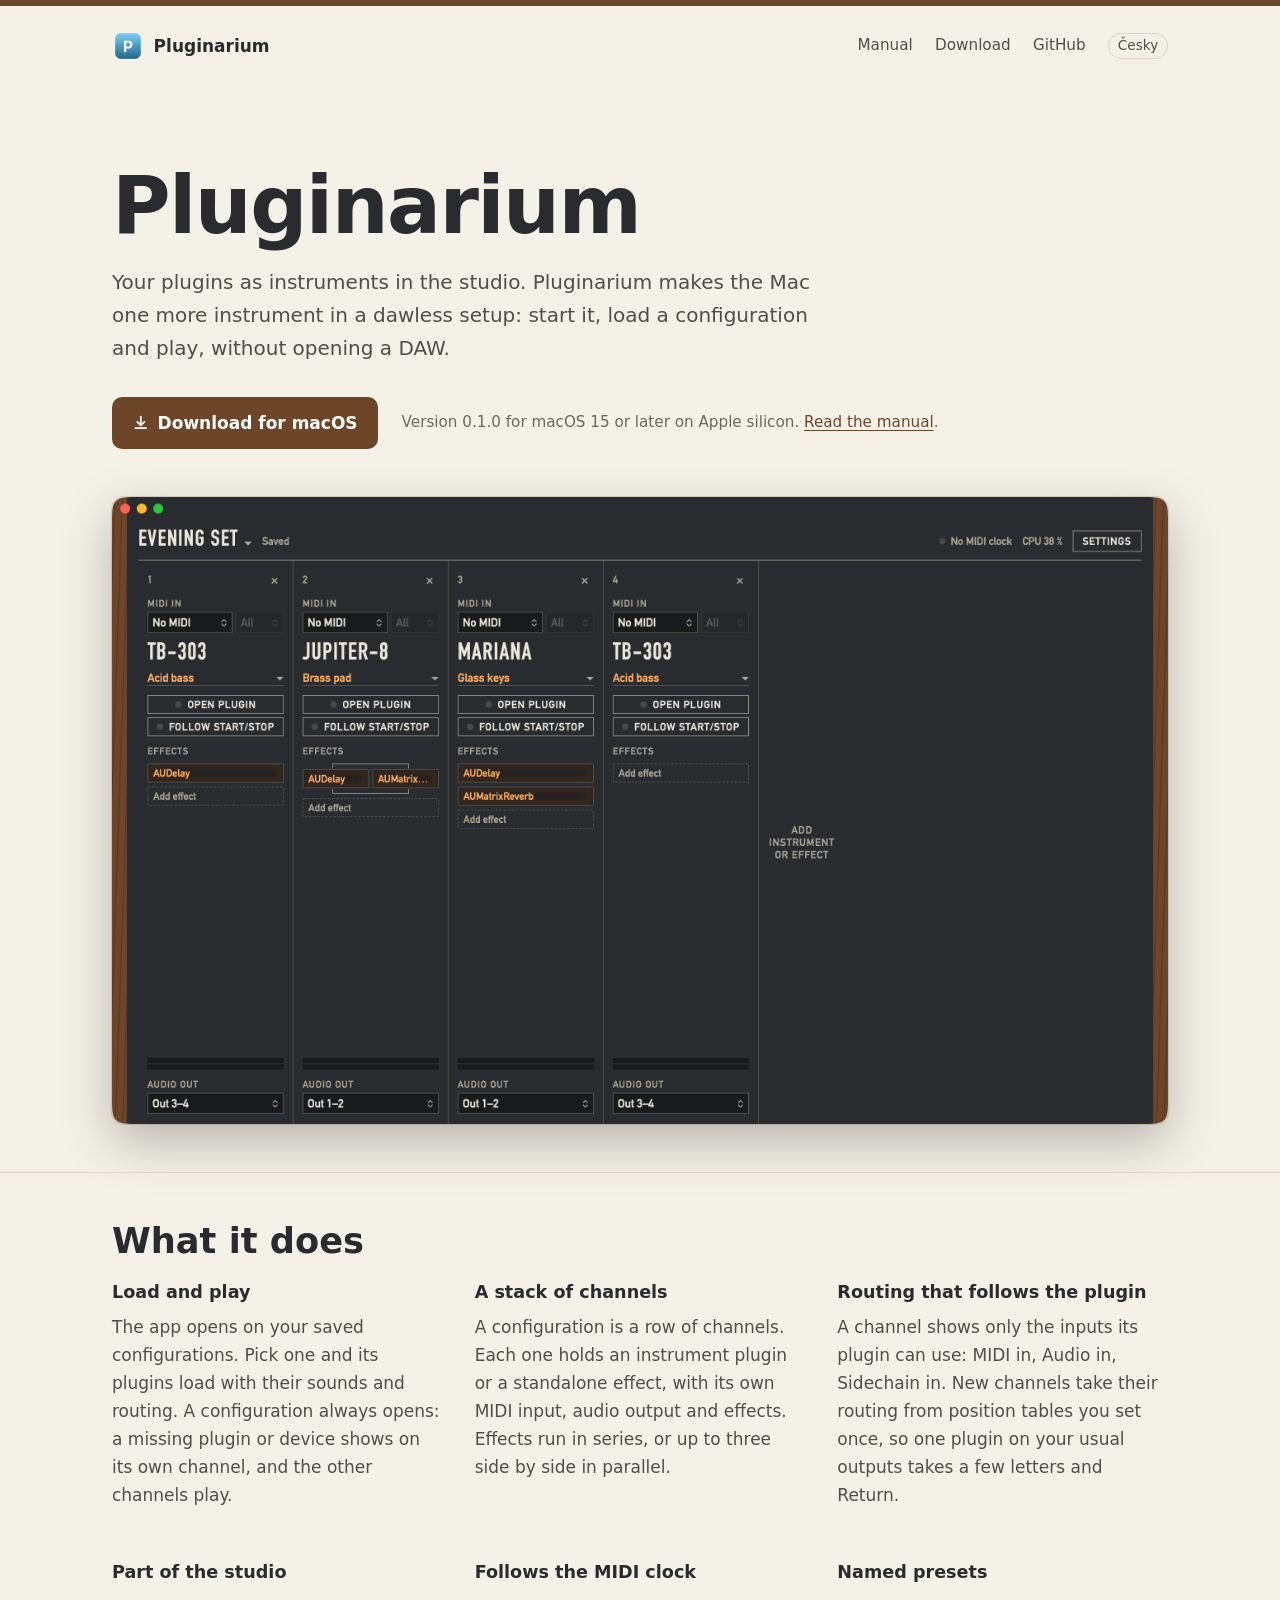
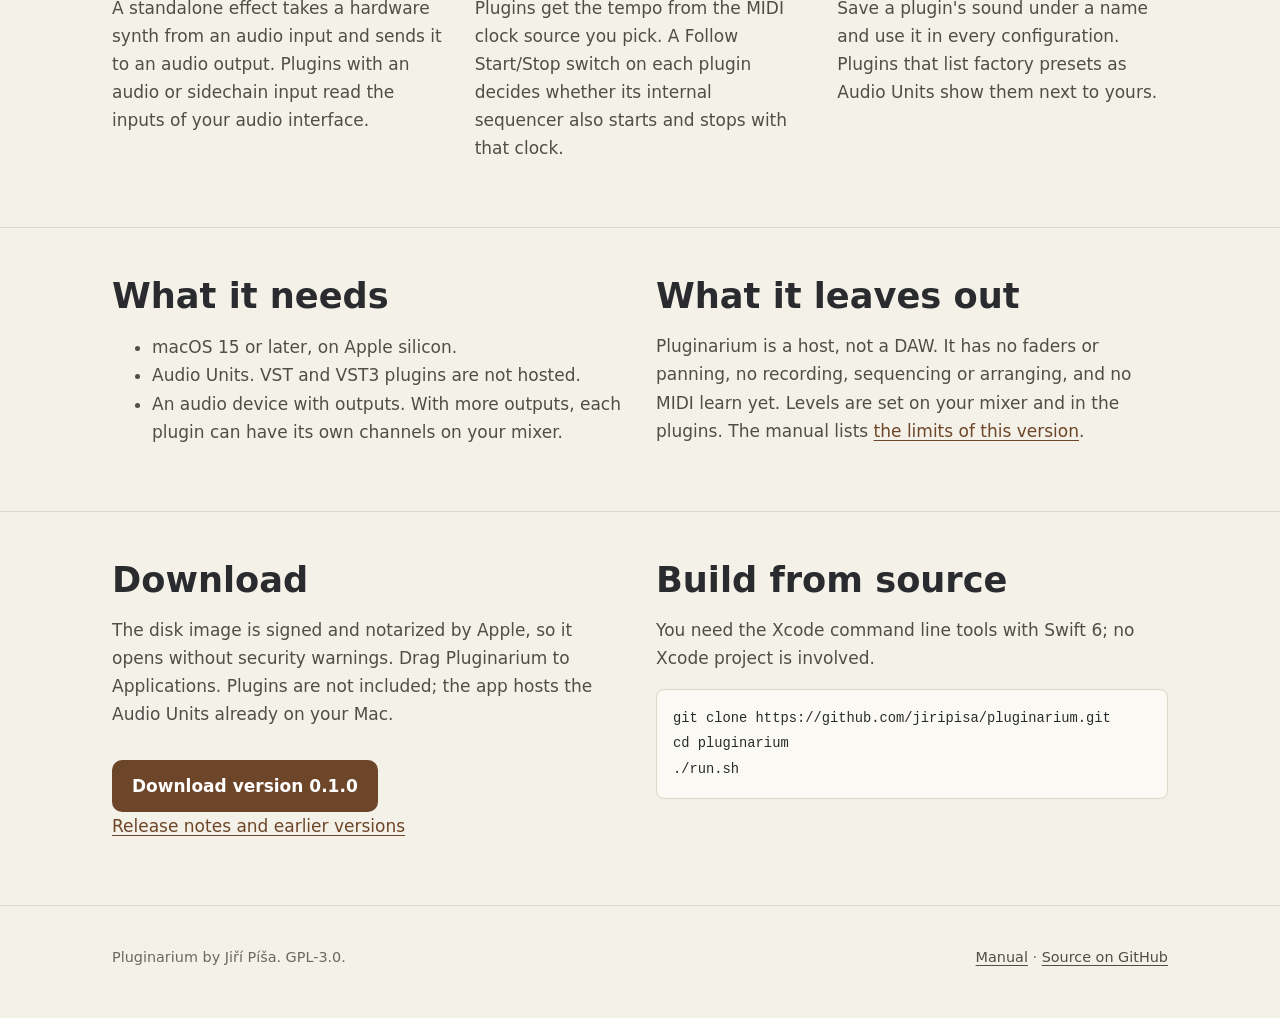
<file: docs/index.html>
<!doctype html>
<html lang="en">
<head>
<meta charset="utf-8">
<meta name="viewport" content="width=device-width, initial-scale=1">
<title>Pluginarium for macOS</title>
<meta name="description" content="Your plugins as instruments in the studio. Pluginarium hosts Audio Units on a Mac in a dawless studio, without opening a DAW.">
<meta property="og:title" content="Pluginarium">
<meta property="og:description" content="Your plugins as instruments in the studio.">
<meta property="og:image" content="https://jiripisa.github.io/pluginarium/assets/pluginarium-window.png">
<meta property="og:type" content="website">
<link rel="alternate" hreflang="en" href="https://jiripisa.github.io/pluginarium/">
<link rel="alternate" hreflang="cs" href="https://jiripisa.github.io/pluginarium/cs/">
<link rel="alternate" hreflang="x-default" href="https://jiripisa.github.io/pluginarium/">
<link rel="icon" href="assets/icon.png">
<link rel="stylesheet" href="assets/site.css">
</head>
<body>

<header class="wrap masthead">
  <a class="brand" href="#top"><img src="assets/icon.png" alt="" width="32" height="32">Pluginarium</a>
  <nav aria-label="Page">
    <a href="manual.html">Manual</a>
    <a href="#get">Download</a>
    <a href="https://github.com/jiripisa/pluginarium">GitHub</a>
    <a class="lang" href="cs/" hreflang="cs" lang="cs">Česky</a>
  </nav>
</header>

<main id="top">
  <div class="wrap hero">
    <h1>Pluginarium</h1>
    <p class="lede">Your plugins as instruments in the studio. Pluginarium makes the Mac one
    more instrument in a dawless setup: start it, load a configuration and play, without
    opening a DAW.</p>
    <div class="actions">
      <a class="button" href="https://github.com/jiripisa/pluginarium/releases/download/v0.1.0/Pluginarium-0.1.0.dmg">
        <svg viewBox="0 0 20 20" fill="none" stroke="currentColor" stroke-width="2" aria-hidden="true"><path d="M10 3v10m0 0-4-4m4 4 4-4M4 16h12" stroke-linecap="round" stroke-linejoin="round"/></svg>
        Download for macOS
      </a>
      <span class="meta">Version 0.1.0 for macOS 15 or later on Apple silicon. <a href="manual.html">Read the manual</a>.</span>
    </div>
    <figure class="shot">
      <img src="assets/pluginarium-window.png" alt="The Pluginarium mixer with four instrument channels, their effects and their audio outputs" width="1400">
    </figure>
  </div>

  <section id="features">
    <div class="wrap">
      <h2>What it does</h2>
      <div class="grid">
        <div>
          <h3>Load and play</h3>
          <p>The app opens on your saved configurations. Pick one and its plugins load with
          their sounds and routing. A configuration always opens: a missing plugin or device
          shows on its own channel, and the other channels play.</p>
        </div>
        <div>
          <h3>A stack of channels</h3>
          <p>A configuration is a row of channels. Each one holds an instrument plugin or a
          standalone effect, with its own MIDI input, audio output and effects. Effects run
          in series, or up to three side by side in parallel.</p>
        </div>
        <div>
          <h3>Routing that follows the plugin</h3>
          <p>A channel shows only the inputs its plugin can use: MIDI in, Audio in, Sidechain
          in. New channels take their routing from position tables you set once, so one
          plugin on your usual outputs takes a few letters and Return.</p>
        </div>
        <div>
          <h3>Part of the studio</h3>
          <p>A standalone effect takes a hardware synth from an audio input and sends it to
          an audio output. Plugins with an audio or sidechain input read the inputs of your
          audio interface.</p>
        </div>
        <div>
          <h3>Follows the MIDI clock</h3>
          <p>Plugins get the tempo from the MIDI clock source you pick. A Follow Start/Stop
          switch on each plugin decides whether its internal sequencer also starts and stops
          with that clock.</p>
        </div>
        <div>
          <h3>Named presets</h3>
          <p>Save a plugin's sound under a name and use it in every configuration. Plugins
          that list factory presets as Audio Units show them next to yours.</p>
        </div>
      </div>
    </div>
  </section>

  <section id="needs">
    <div class="wrap grid">
      <div>
        <h2>What it needs</h2>
        <ul>
          <li>macOS 15 or later, on Apple silicon.</li>
          <li>Audio Units. VST and VST3 plugins are not hosted.</li>
          <li>An audio device with outputs. With more outputs, each plugin can have its own
          channels on your mixer.</li>
        </ul>
      </div>
      <div>
        <h2>What it leaves out</h2>
        <p>Pluginarium is a host, not a DAW. It has no faders or panning, no recording,
        sequencing or arranging, and no MIDI learn yet. Levels are set on your mixer and in the
        plugins. The manual lists <a href="manual.html#limits">the limits of this version</a>.</p>
      </div>
    </div>
  </section>

  <section id="get">
    <div class="wrap grid">
      <div>
        <h2>Download</h2>
        <p>The disk image is signed and notarized by Apple, so it opens without
        security warnings. Drag Pluginarium to Applications. Plugins are not included;
        the app hosts the Audio Units already on your Mac.</p>
        <div class="actions">
          <a class="button" href="https://github.com/jiripisa/pluginarium/releases/download/v0.1.0/Pluginarium-0.1.0.dmg">Download version 0.1.0</a>
        </div>
        <p><a href="https://github.com/jiripisa/pluginarium/releases">Release notes and earlier versions</a></p>
      </div>
      <div>
        <h2>Build from source</h2>
        <p>You need the Xcode command line tools with Swift 6; no Xcode project is involved.</p>
<pre><code>git clone https://github.com/jiripisa/pluginarium.git
cd pluginarium
./run.sh</code></pre>
      </div>
    </div>
  </section>
</main>

<footer>
  <div class="wrap">
    <span>Pluginarium by Jiří Píša. GPL-3.0.</span>
    <span><a href="manual.html">Manual</a> · <a href="https://github.com/jiripisa/pluginarium">Source on GitHub</a></span>
  </div>
</footer>

</body>
</html>
</file>
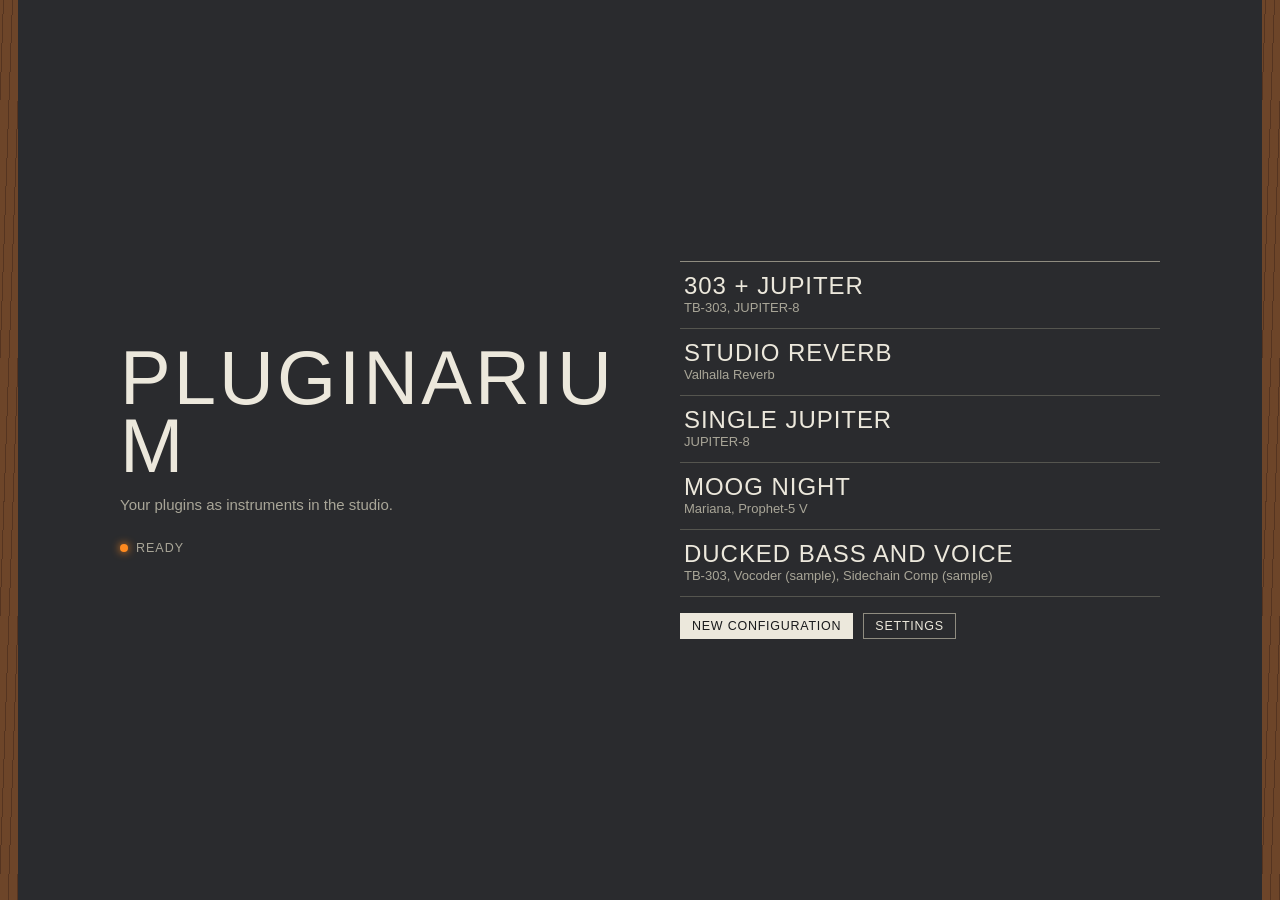
<file: ui-prototype/index.html>
<!doctype html>
<html lang="en">
<head>
  <meta charset="utf-8">
  <meta name="viewport" content="width=device-width, initial-scale=1">
  <title>Pluginarium</title>
  <link rel="stylesheet" href="styles.css">
</head>
<body>
  <main id="app"></main>
  <div id="windows"></div>
  <div id="menu" class="menu" role="menu" hidden></div>
  <dialog id="dialog"></dialog>
  <div id="toast" class="toast" role="status" aria-live="polite" hidden></div>
  <script src="app.js"></script>
</body>
</html>
</file>
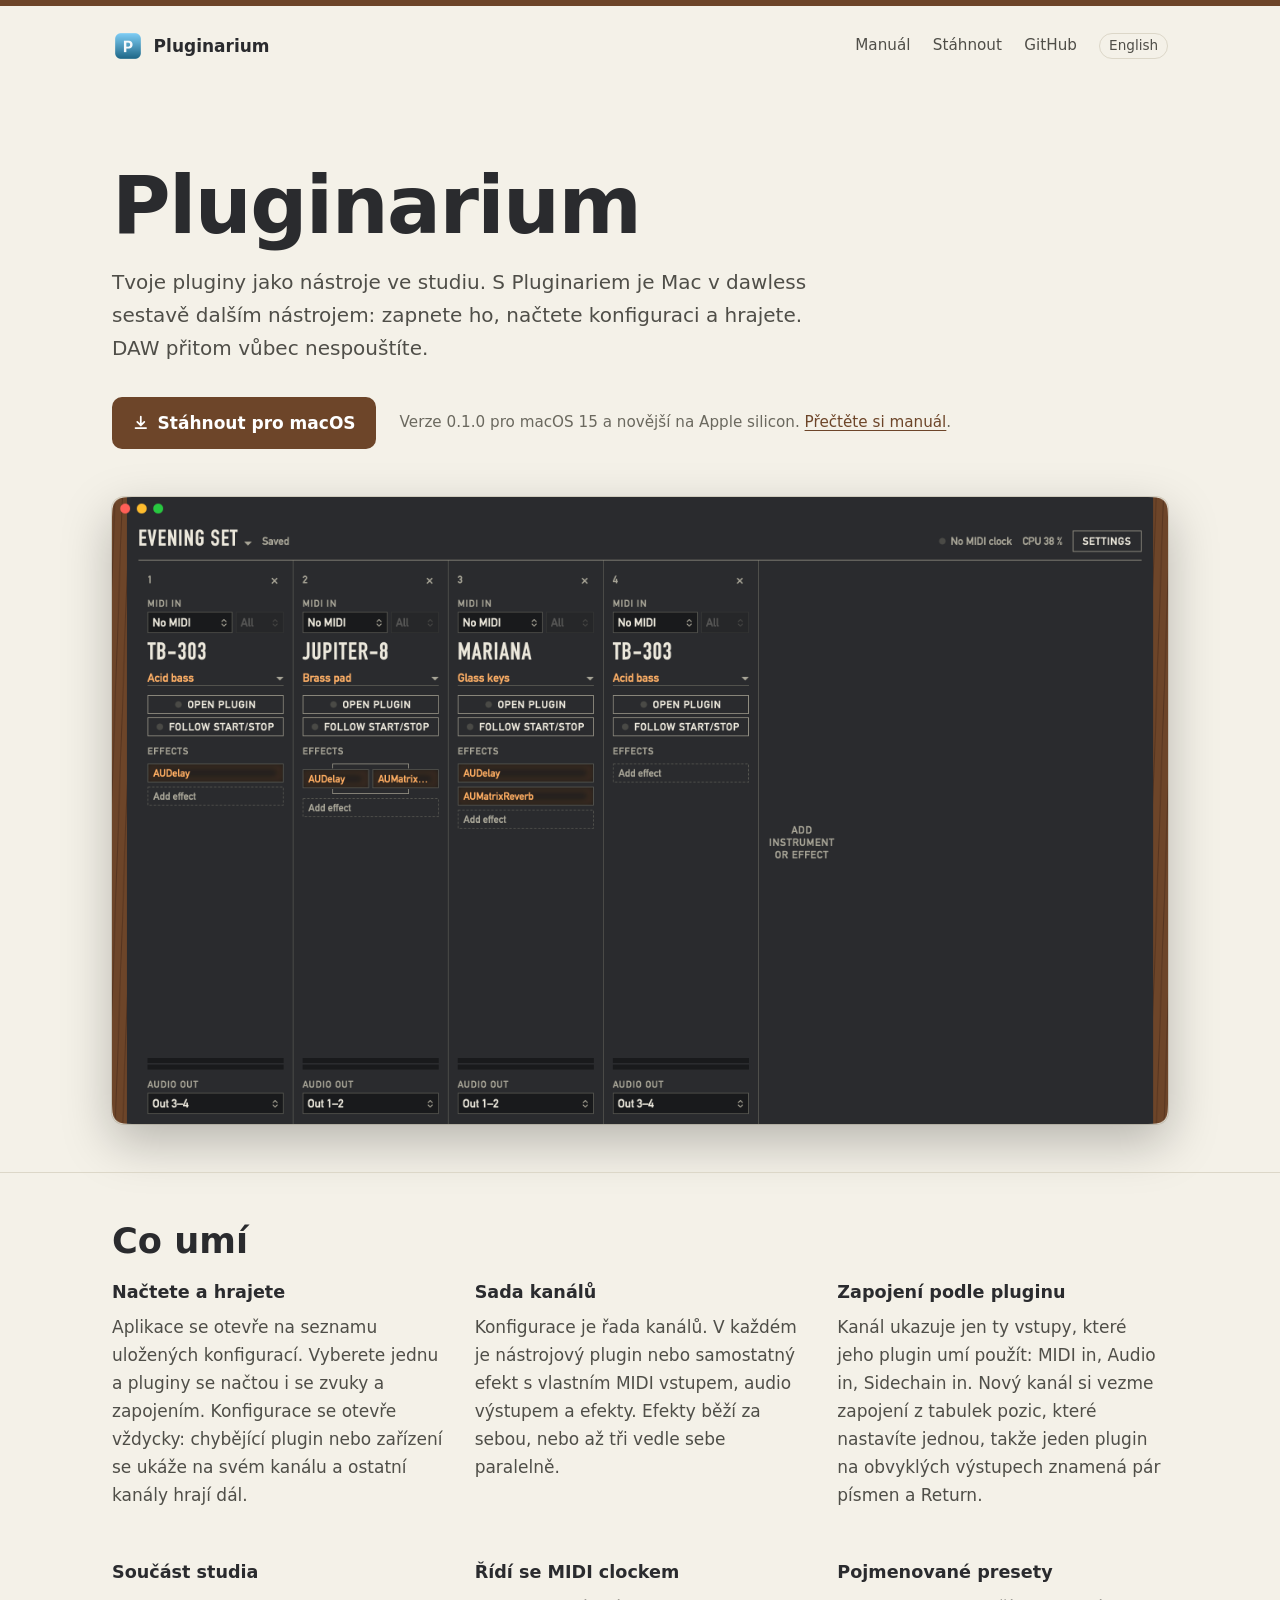
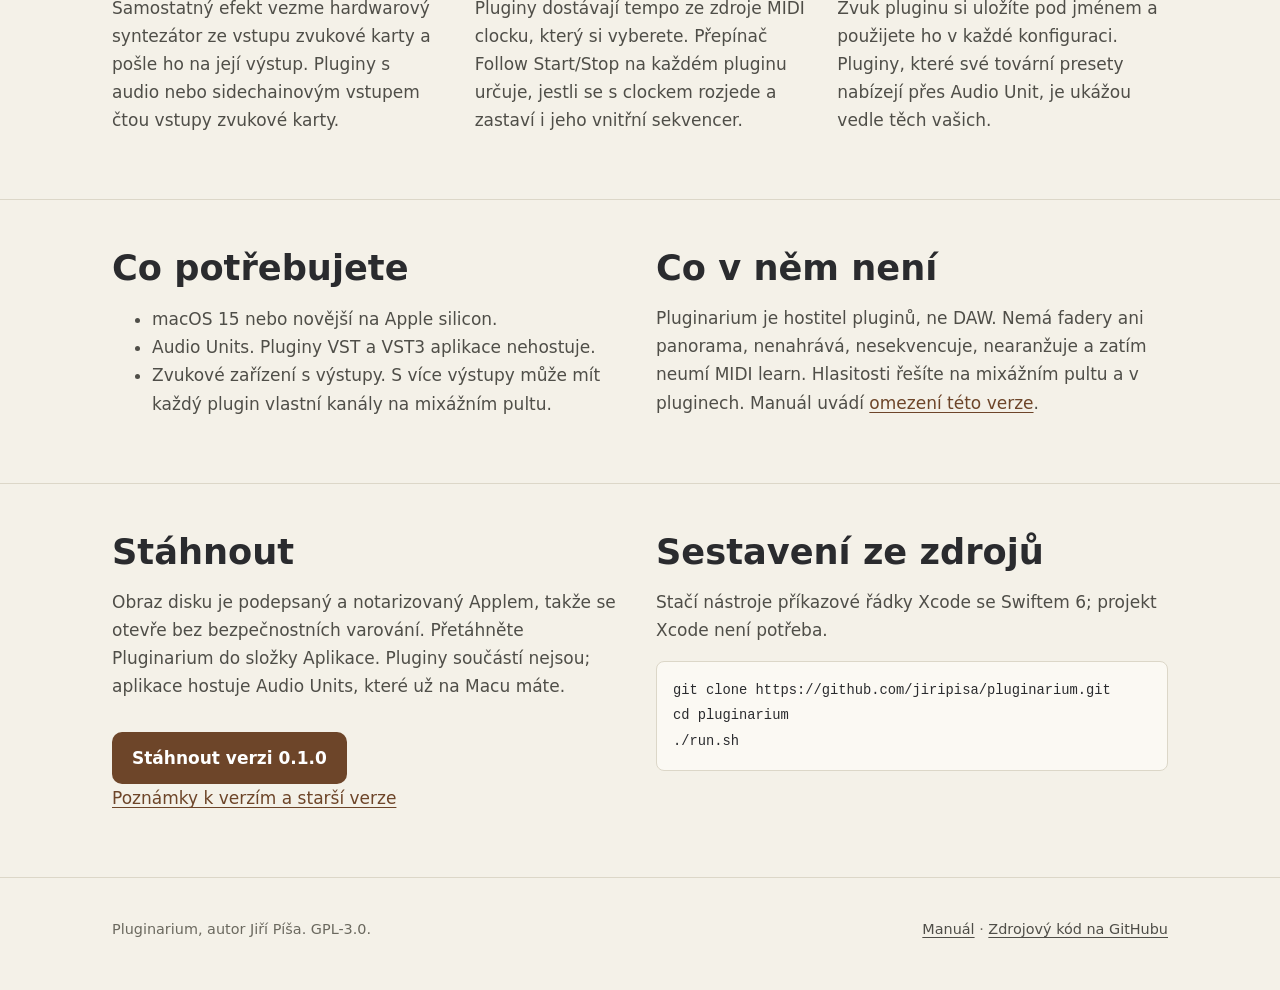
<file: docs/cs/index.html>
<!doctype html>
<html lang="cs">
<head>
<meta charset="utf-8">
<meta name="viewport" content="width=device-width, initial-scale=1">
<title>Pluginarium pro macOS</title>
<meta name="description" content="Tvoje pluginy jako nástroje ve studiu. Pluginarium hostuje Audio Units na Macu v dawless studiu, bez spouštění DAW.">
<meta property="og:title" content="Pluginarium">
<meta property="og:description" content="Tvoje pluginy jako nástroje ve studiu.">
<meta property="og:image" content="https://jiripisa.github.io/pluginarium/assets/pluginarium-window.png">
<meta property="og:type" content="website">
<link rel="alternate" hreflang="en" href="https://jiripisa.github.io/pluginarium/">
<link rel="alternate" hreflang="cs" href="https://jiripisa.github.io/pluginarium/cs/">
<link rel="alternate" hreflang="x-default" href="https://jiripisa.github.io/pluginarium/">
<link rel="icon" href="../assets/icon.png">
<link rel="stylesheet" href="../assets/site.css">
</head>
<body>

<header class="wrap masthead">
  <a class="brand" href="#top"><img src="../assets/icon.png" alt="" width="32" height="32">Pluginarium</a>
  <nav aria-label="Stránka">
    <a href="manual.html">Manuál</a>
    <a href="#get">Stáhnout</a>
    <a href="https://github.com/jiripisa/pluginarium">GitHub</a>
    <a class="lang" href="../" hreflang="en" lang="en">English</a>
  </nav>
</header>

<main id="top">
  <div class="wrap hero">
    <h1>Pluginarium</h1>
    <p class="lede">Tvoje pluginy jako nástroje ve studiu. S Pluginariem je Mac v dawless
    sestavě dalším nástrojem: zapnete ho, načtete konfiguraci a hrajete. DAW přitom vůbec
    nespouštíte.</p>
    <div class="actions">
      <a class="button" href="https://github.com/jiripisa/pluginarium/releases/download/v0.1.0/Pluginarium-0.1.0.dmg">
        <svg viewBox="0 0 20 20" fill="none" stroke="currentColor" stroke-width="2" aria-hidden="true"><path d="M10 3v10m0 0-4-4m4 4 4-4M4 16h12" stroke-linecap="round" stroke-linejoin="round"/></svg>
        Stáhnout pro macOS
      </a>
      <span class="meta">Verze 0.1.0 pro macOS 15 a novější na Apple silicon. <a href="manual.html">Přečtěte si manuál</a>.</span>
    </div>
    <figure class="shot">
      <img src="../assets/pluginarium-window.png" alt="Mixér aplikace Pluginarium se čtyřmi nástrojovými kanály, jejich efekty a audio výstupy" width="1400">
    </figure>
  </div>

  <section id="features">
    <div class="wrap">
      <h2>Co umí</h2>
      <div class="grid">
        <div>
          <h3>Načtete a hrajete</h3>
          <p>Aplikace se otevře na seznamu uložených konfigurací. Vyberete jednu a pluginy se
          načtou i se zvuky a zapojením. Konfigurace se otevře vždycky: chybějící plugin nebo
          zařízení se ukáže na svém kanálu a ostatní kanály hrají dál.</p>
        </div>
        <div>
          <h3>Sada kanálů</h3>
          <p>Konfigurace je řada kanálů. V každém je nástrojový plugin nebo samostatný efekt
          s vlastním MIDI vstupem, audio výstupem a efekty. Efekty běží za sebou, nebo až tři
          vedle sebe paralelně.</p>
        </div>
        <div>
          <h3>Zapojení podle pluginu</h3>
          <p>Kanál ukazuje jen ty vstupy, které jeho plugin umí použít: MIDI in, Audio in,
          Sidechain in. Nový kanál si vezme zapojení z tabulek pozic, které nastavíte jednou,
          takže jeden plugin na obvyklých výstupech znamená pár písmen a Return.</p>
        </div>
        <div>
          <h3>Součást studia</h3>
          <p>Samostatný efekt vezme hardwarový syntezátor ze vstupu zvukové karty a pošle ho na
          její výstup. Pluginy s audio nebo sidechainovým vstupem čtou vstupy zvukové karty.</p>
        </div>
        <div>
          <h3>Řídí se MIDI clockem</h3>
          <p>Pluginy dostávají tempo ze zdroje MIDI clocku, který si vyberete. Přepínač Follow
          Start/Stop na každém pluginu určuje, jestli se s clockem rozjede a zastaví i jeho
          vnitřní sekvencer.</p>
        </div>
        <div>
          <h3>Pojmenované presety</h3>
          <p>Zvuk pluginu si uložíte pod jménem a použijete ho v každé konfiguraci. Pluginy,
          které své tovární presety nabízejí přes Audio Unit, je ukážou vedle těch vašich.</p>
        </div>
      </div>
    </div>
  </section>

  <section id="needs">
    <div class="wrap grid">
      <div>
        <h2>Co potřebujete</h2>
        <ul>
          <li>macOS 15 nebo novější na Apple silicon.</li>
          <li>Audio Units. Pluginy VST a VST3 aplikace nehostuje.</li>
          <li>Zvukové zařízení s výstupy. S více výstupy může mít každý plugin vlastní kanály
          na mixážním pultu.</li>
        </ul>
      </div>
      <div>
        <h2>Co v něm není</h2>
        <p>Pluginarium je hostitel pluginů, ne DAW. Nemá fadery ani panorama, nenahrává,
        nesekvencuje, nearanžuje a zatím neumí MIDI learn. Hlasitosti řešíte na mixážním pultu
        a v pluginech. Manuál uvádí <a href="manual.html#limits">omezení této verze</a>.</p>
      </div>
    </div>
  </section>

  <section id="get">
    <div class="wrap grid">
      <div>
        <h2>Stáhnout</h2>
        <p>Obraz disku je podepsaný a notarizovaný Applem, takže se otevře bez
        bezpečnostních varování. Přetáhněte Pluginarium do složky Aplikace. Pluginy součástí
        nejsou; aplikace hostuje Audio Units, které už na Macu máte.</p>
        <div class="actions">
          <a class="button" href="https://github.com/jiripisa/pluginarium/releases/download/v0.1.0/Pluginarium-0.1.0.dmg">Stáhnout verzi 0.1.0</a>
        </div>
        <p><a href="https://github.com/jiripisa/pluginarium/releases">Poznámky k verzím a starší verze</a></p>
      </div>
      <div>
        <h2>Sestavení ze zdrojů</h2>
        <p>Stačí nástroje příkazové řádky Xcode se Swiftem 6; projekt Xcode není potřeba.</p>
<pre><code>git clone https://github.com/jiripisa/pluginarium.git
cd pluginarium
./run.sh</code></pre>
      </div>
    </div>
  </section>
</main>

<footer>
  <div class="wrap">
    <span>Pluginarium, autor Jiří Píša. GPL-3.0.</span>
    <span><a href="manual.html">Manuál</a> · <a href="https://github.com/jiripisa/pluginarium">Zdrojový kód na GitHubu</a></span>
  </div>
</footer>

</body>
</html>
</file>
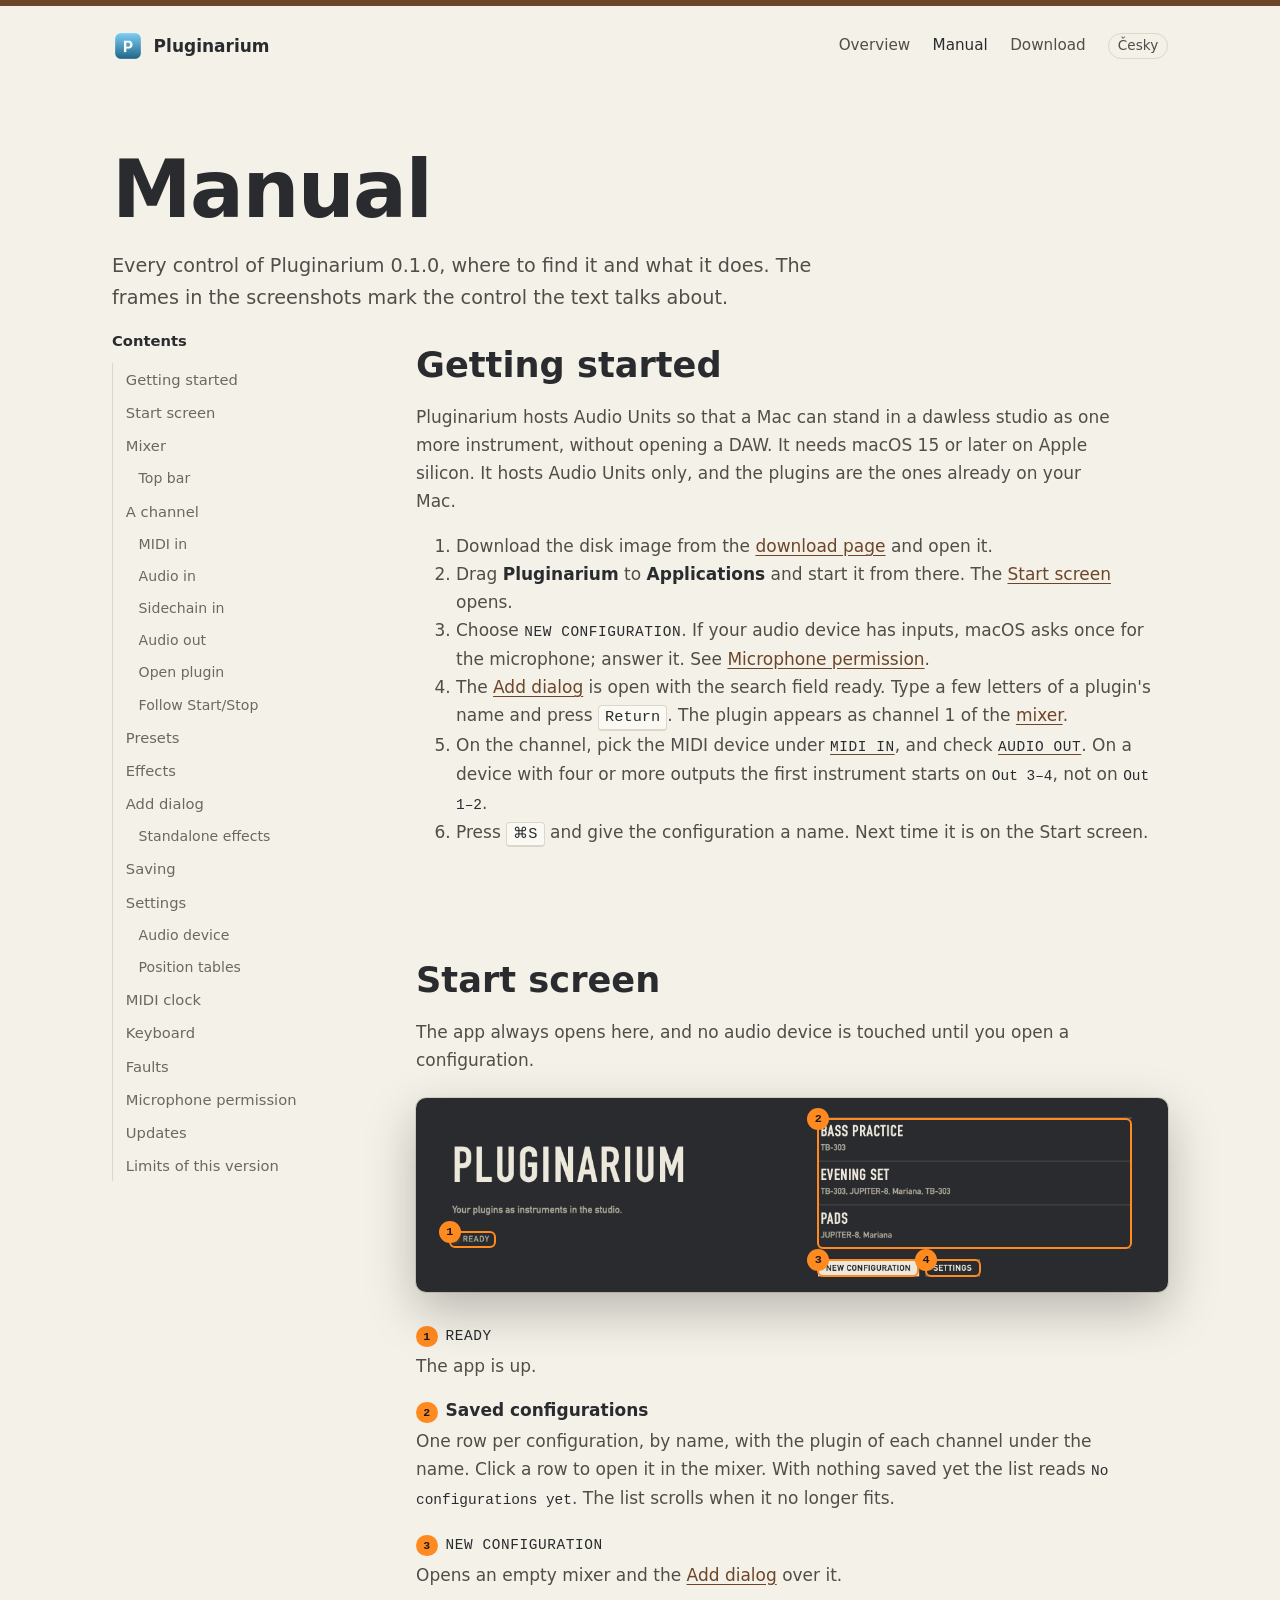
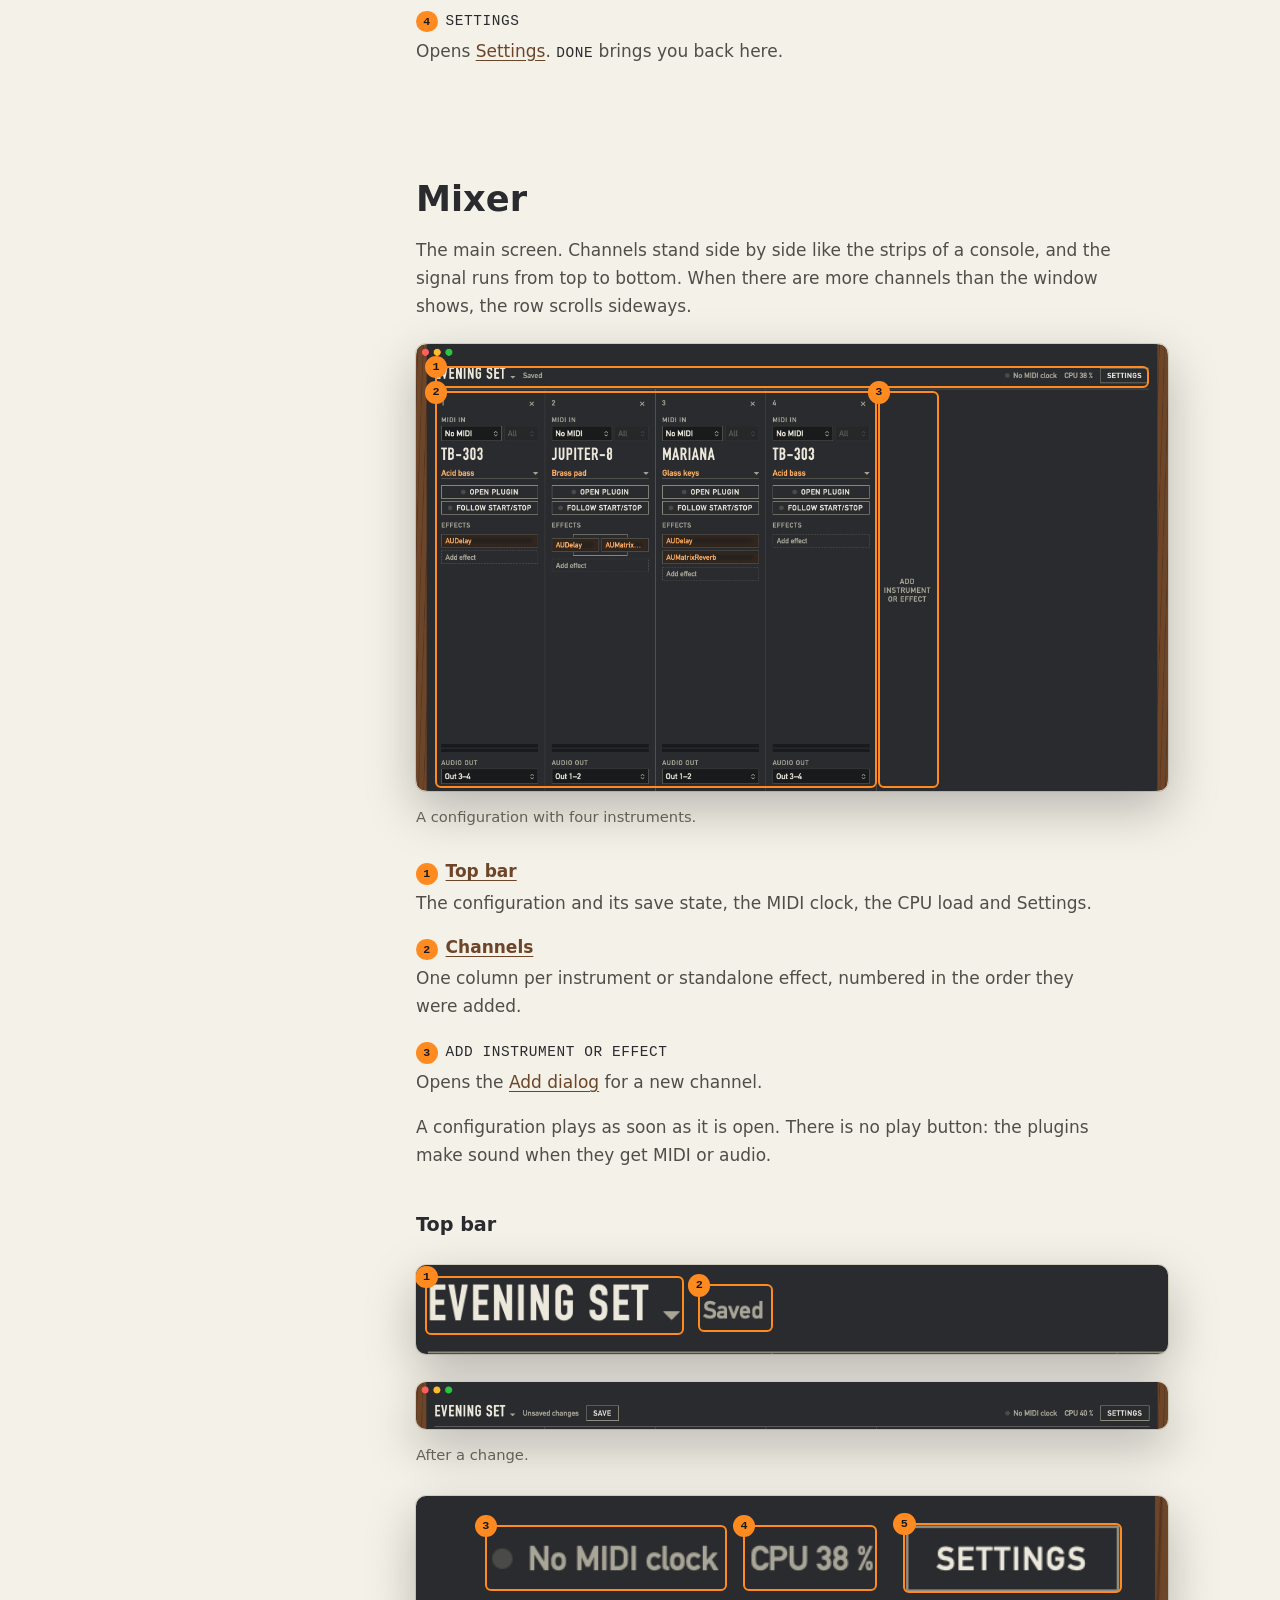
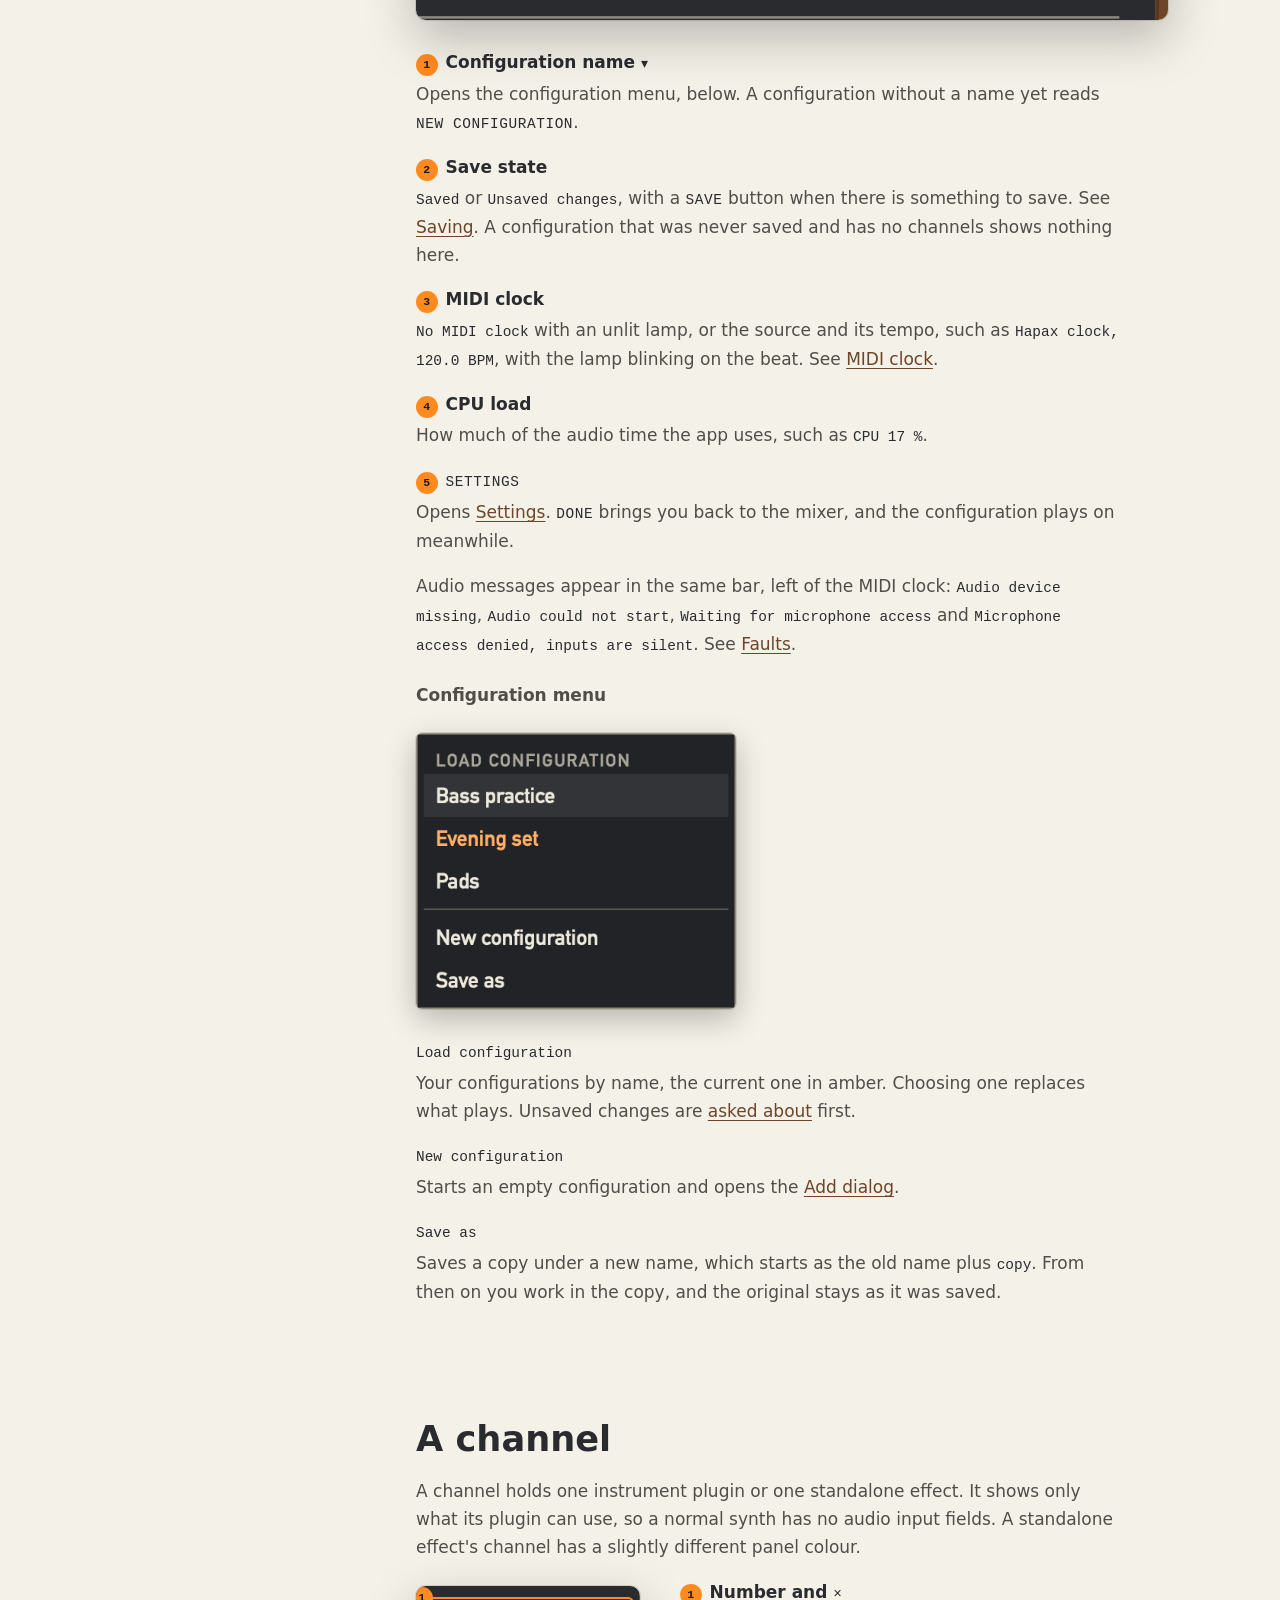
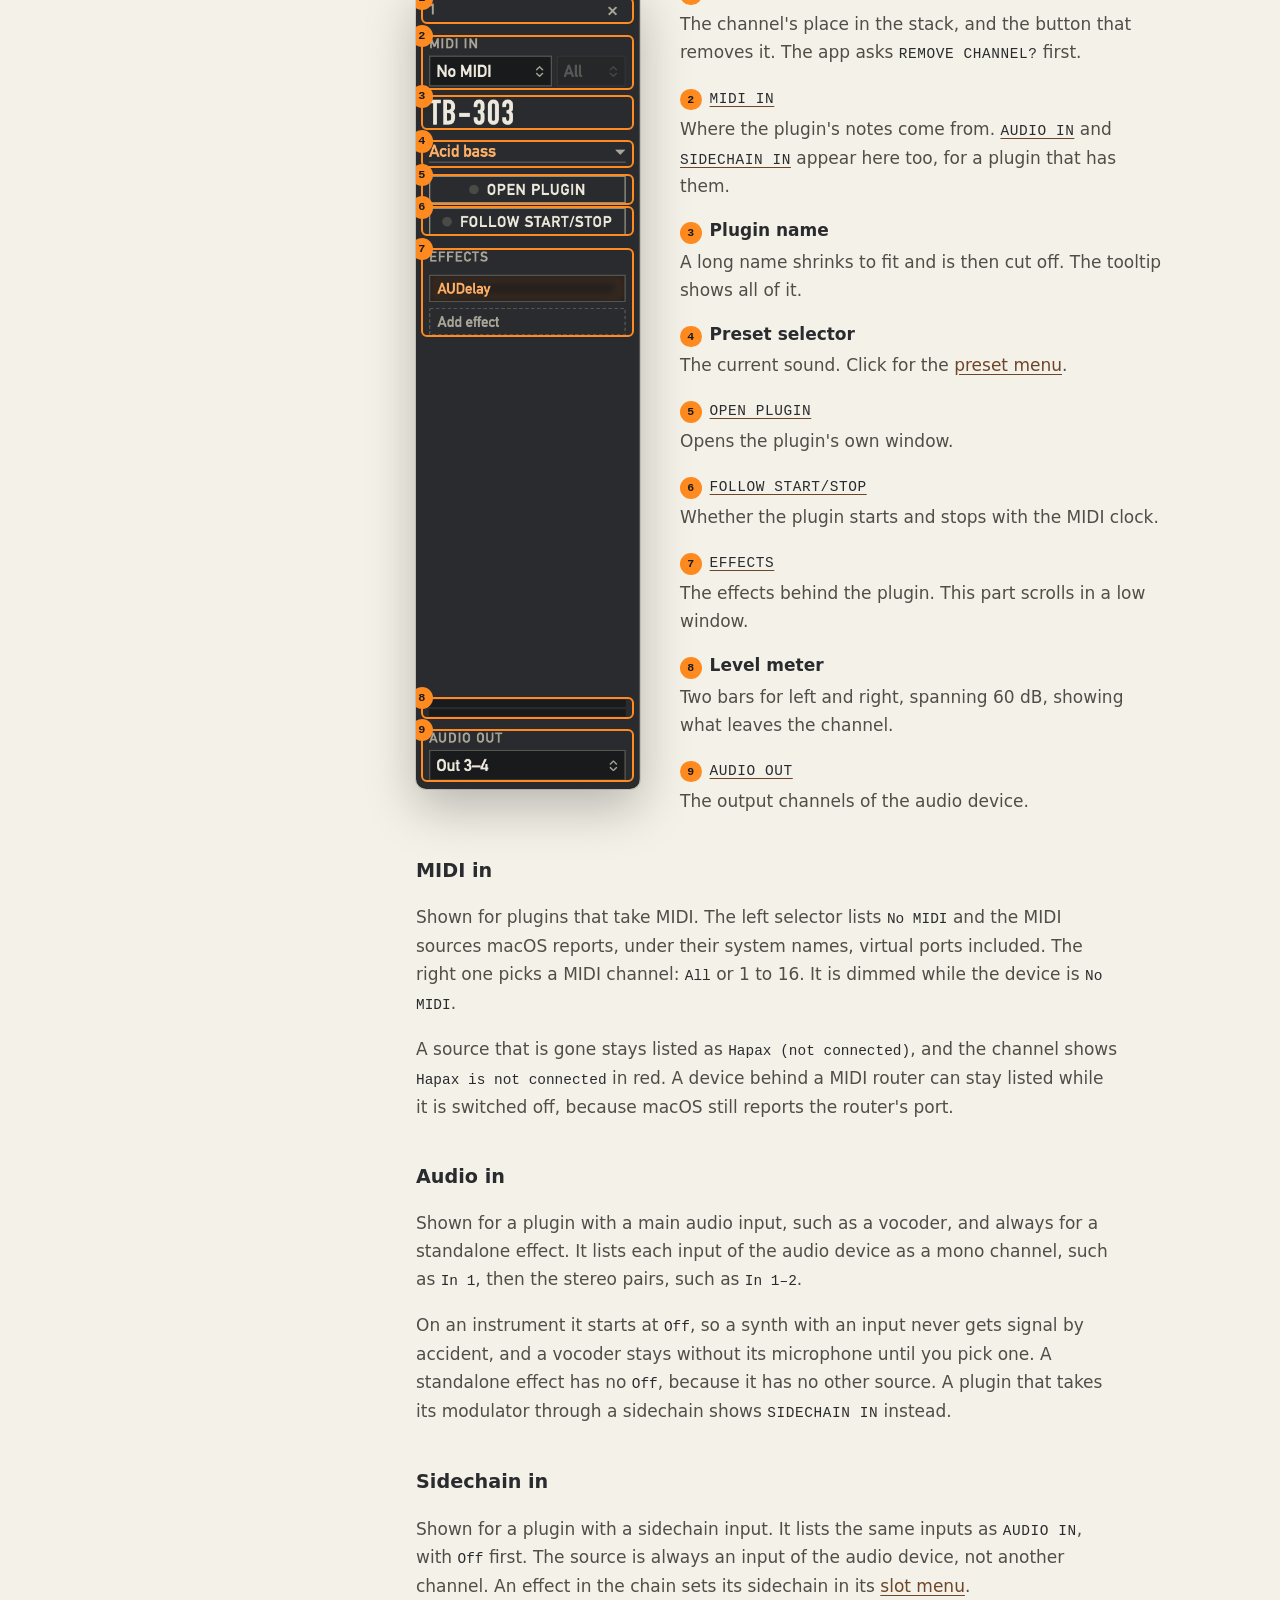
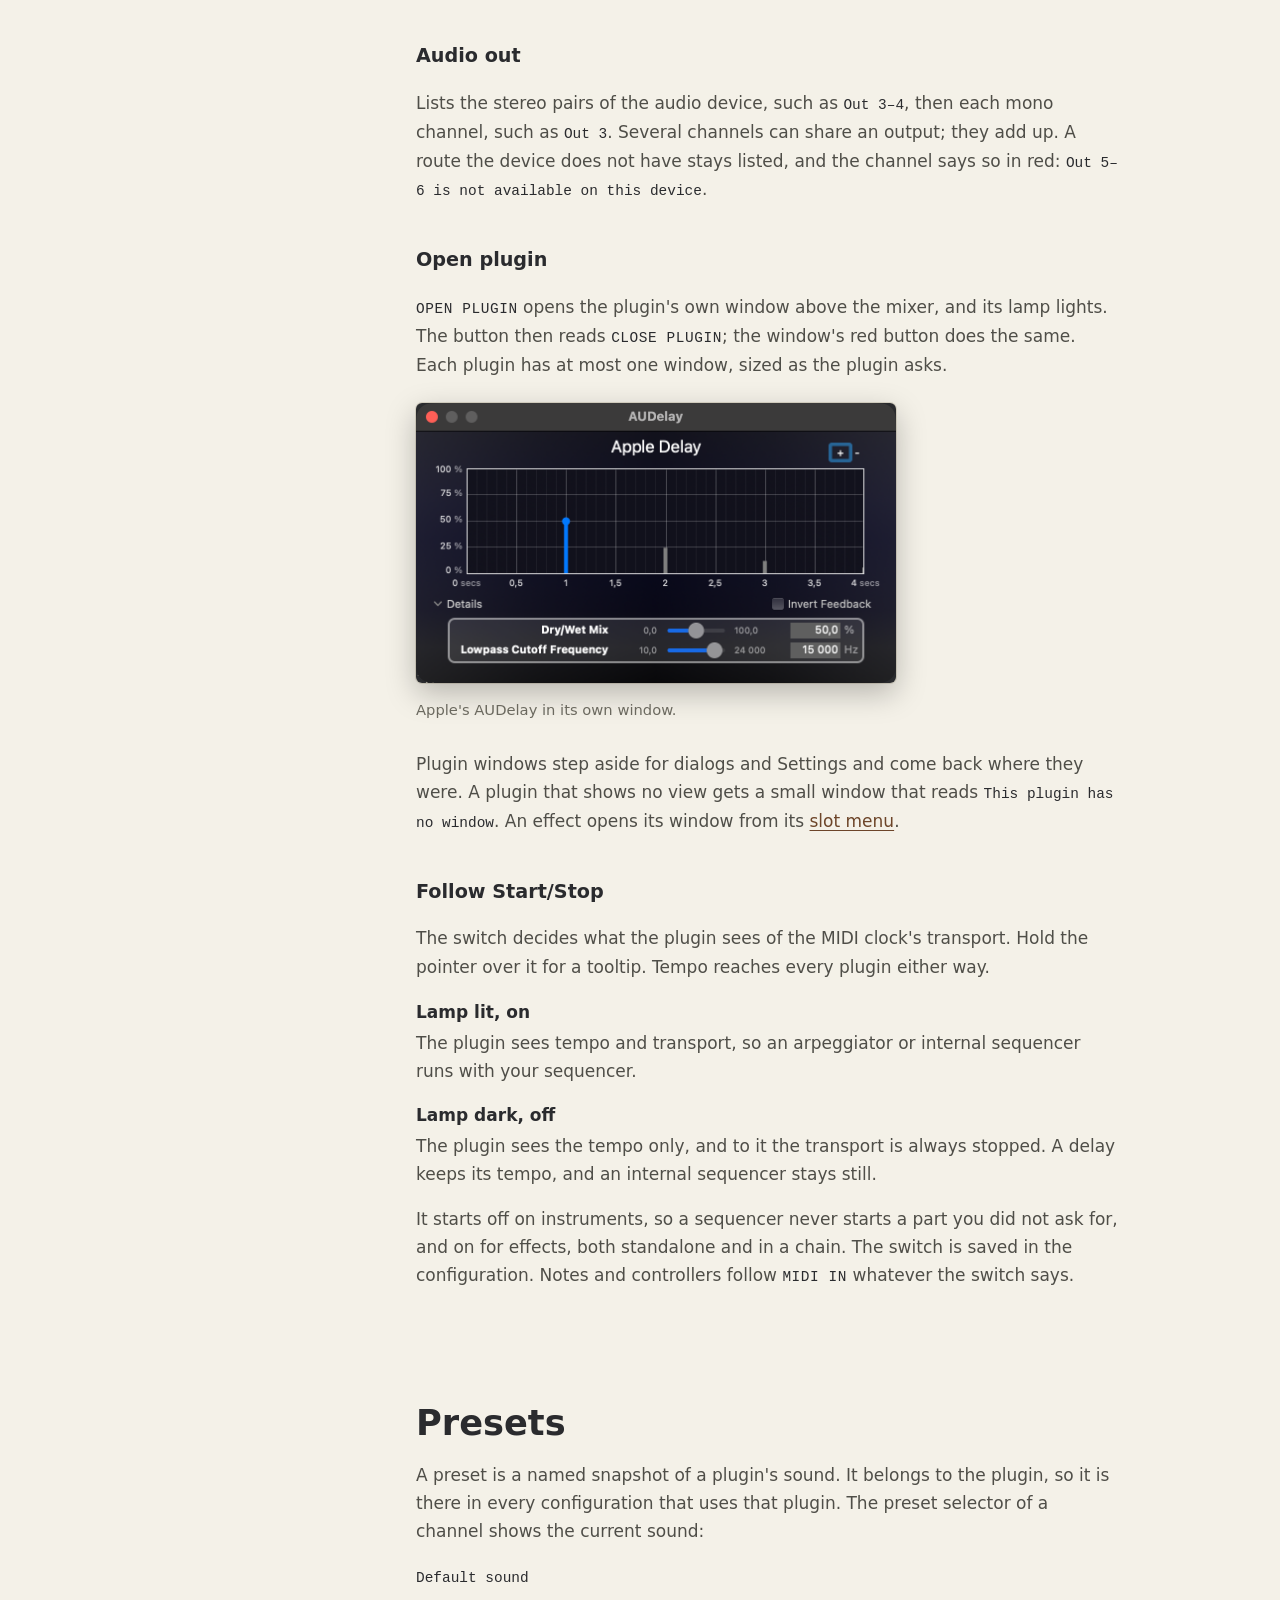
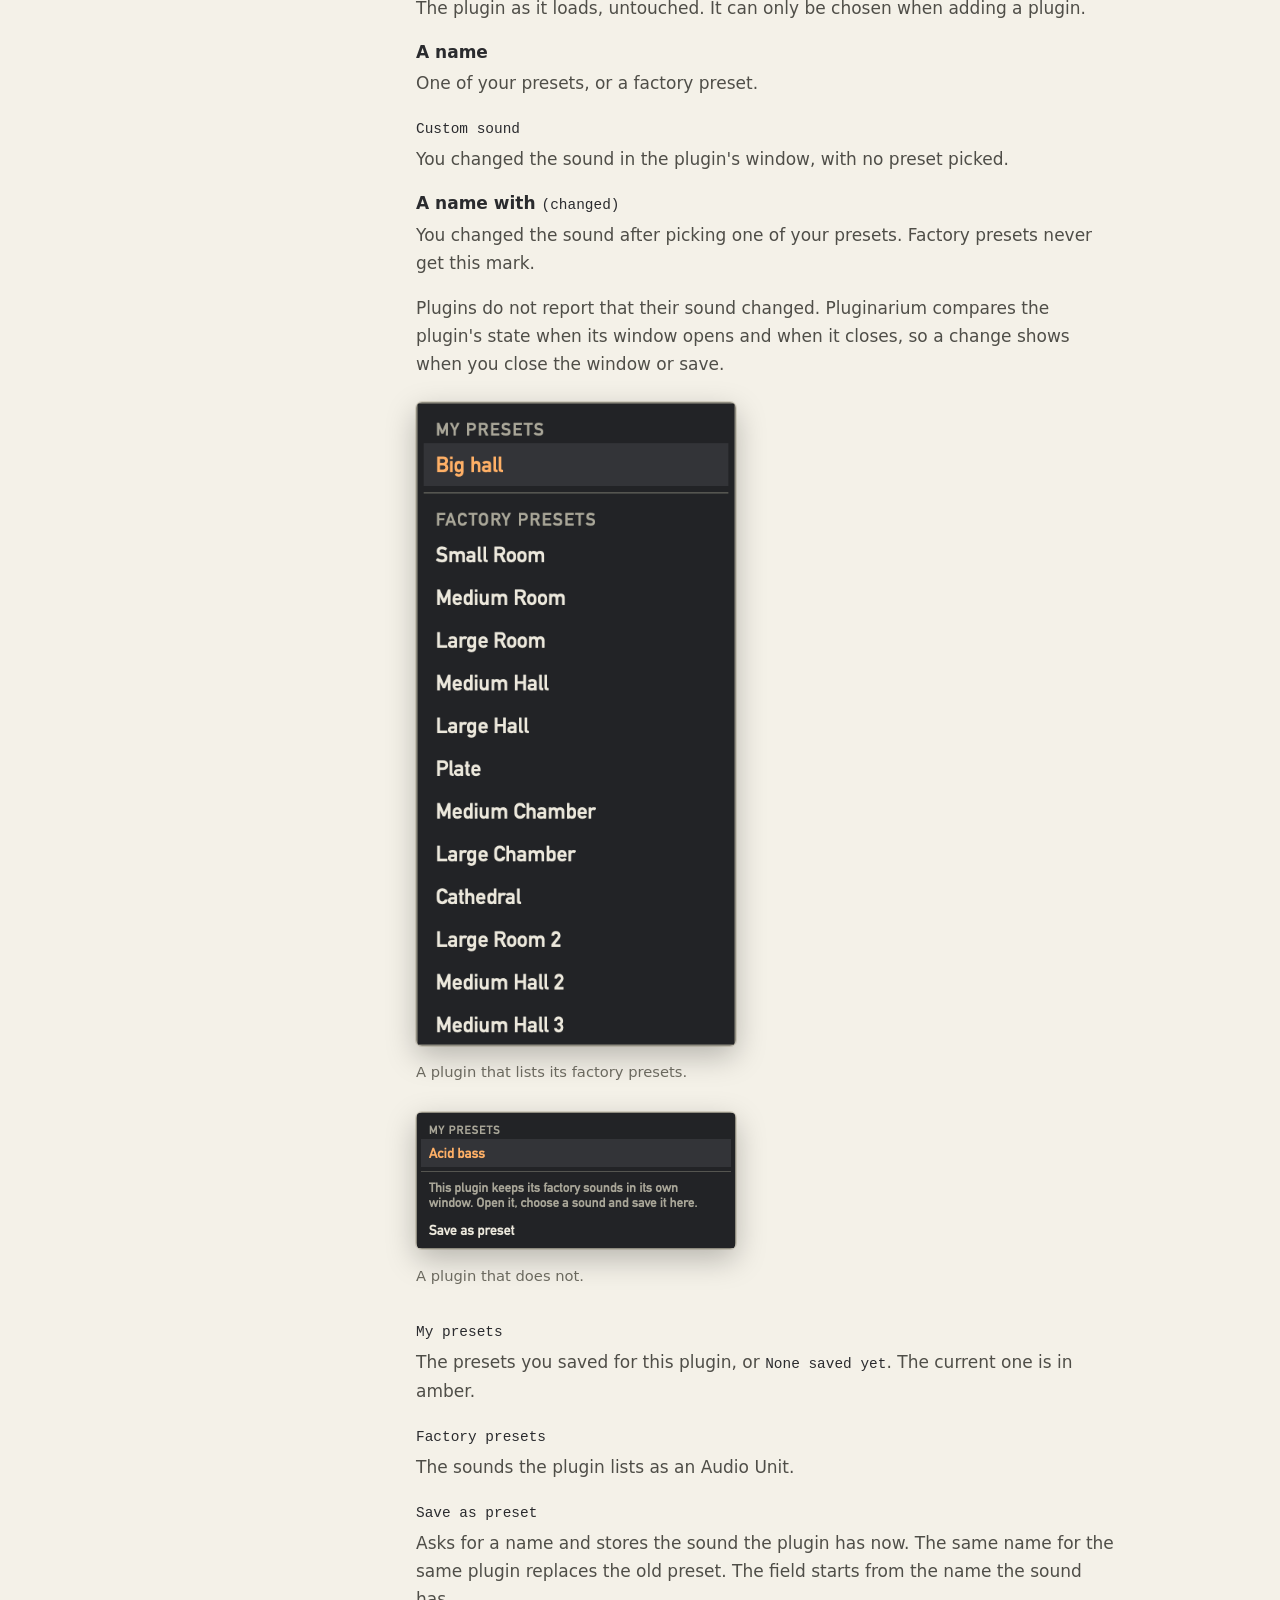
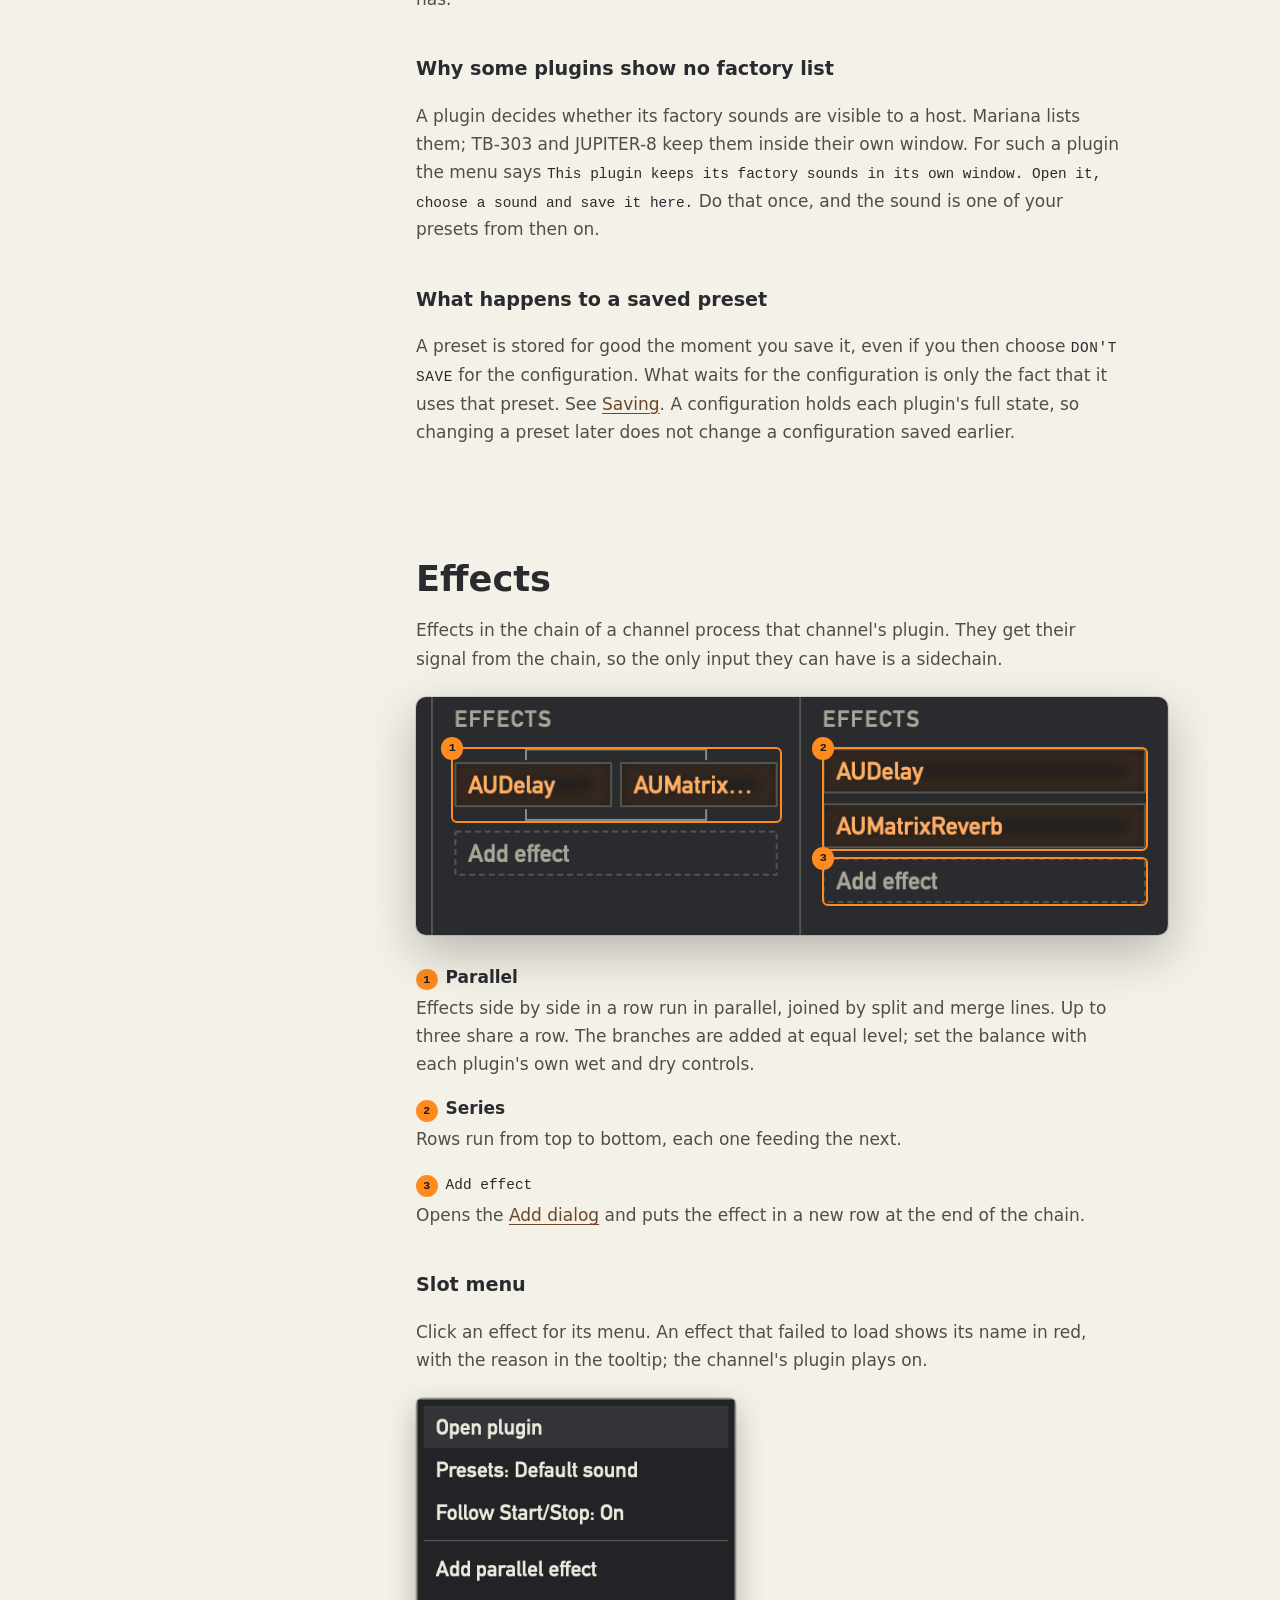
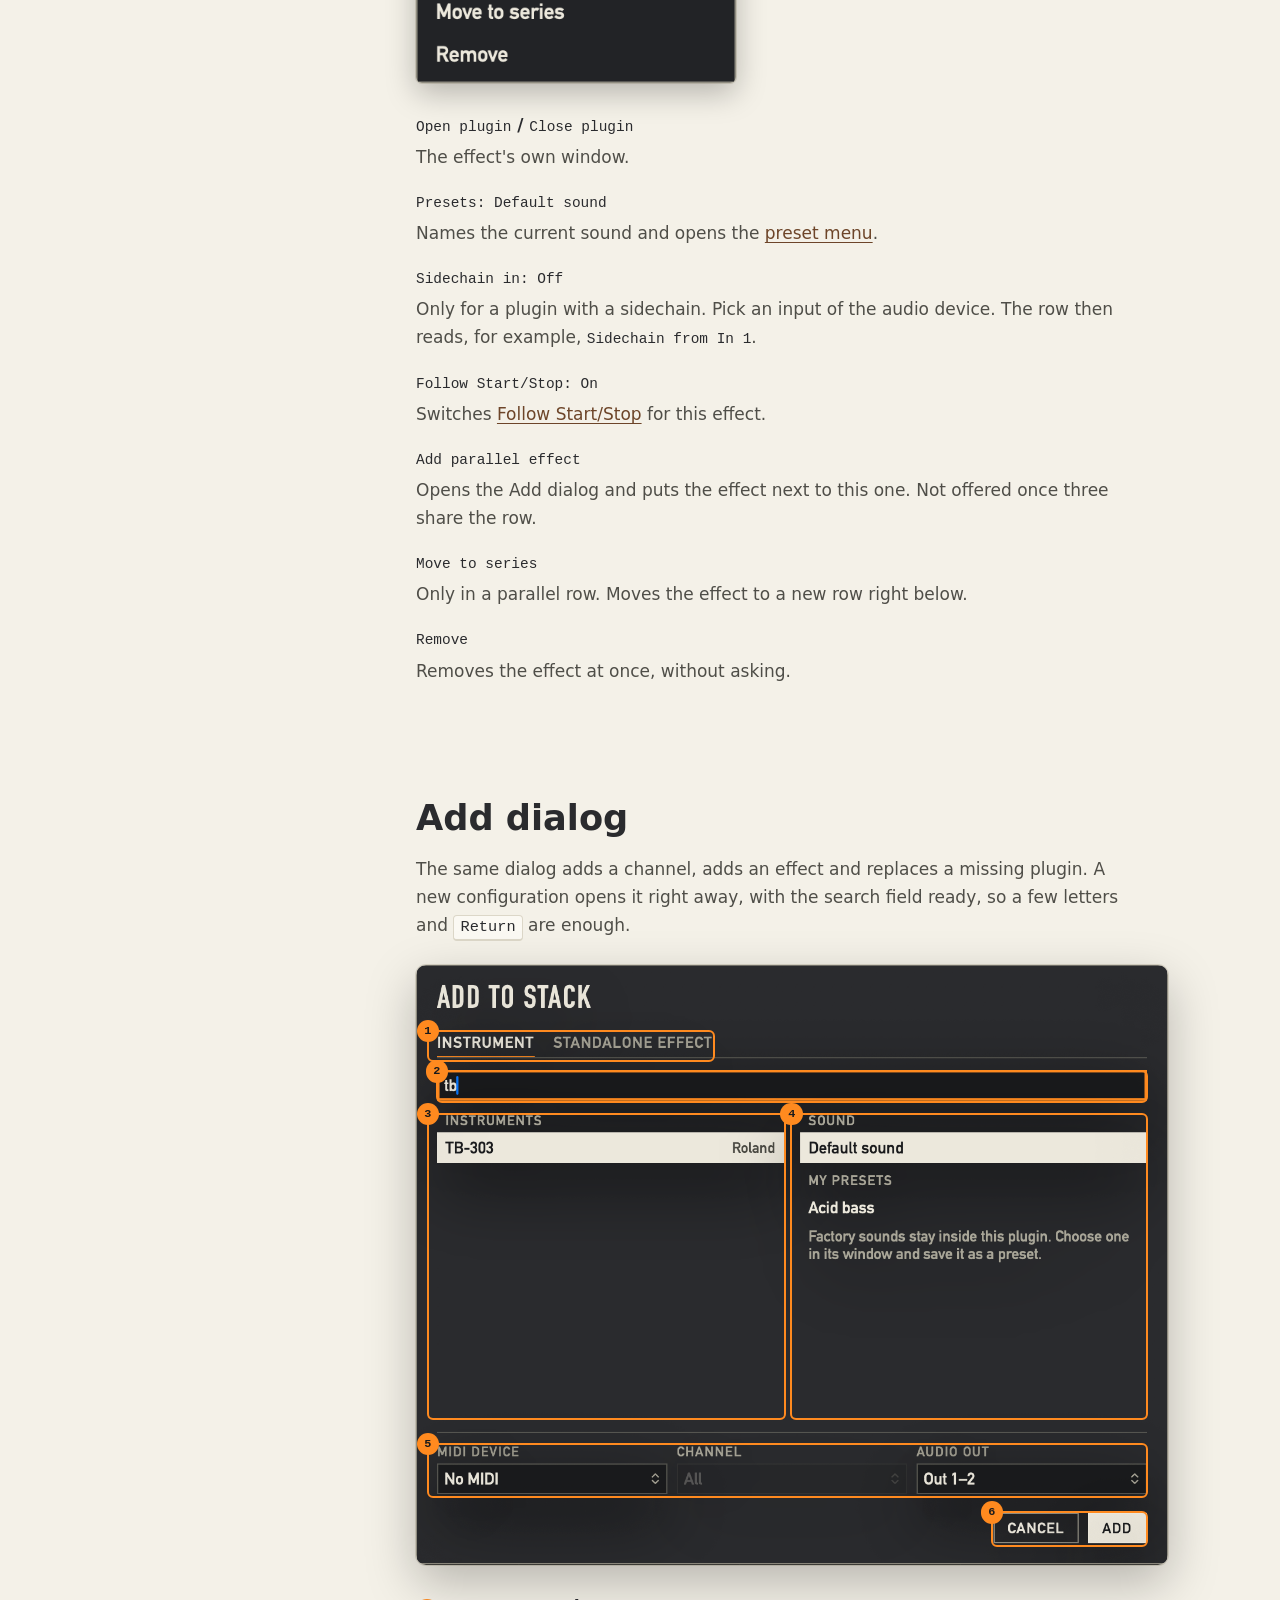
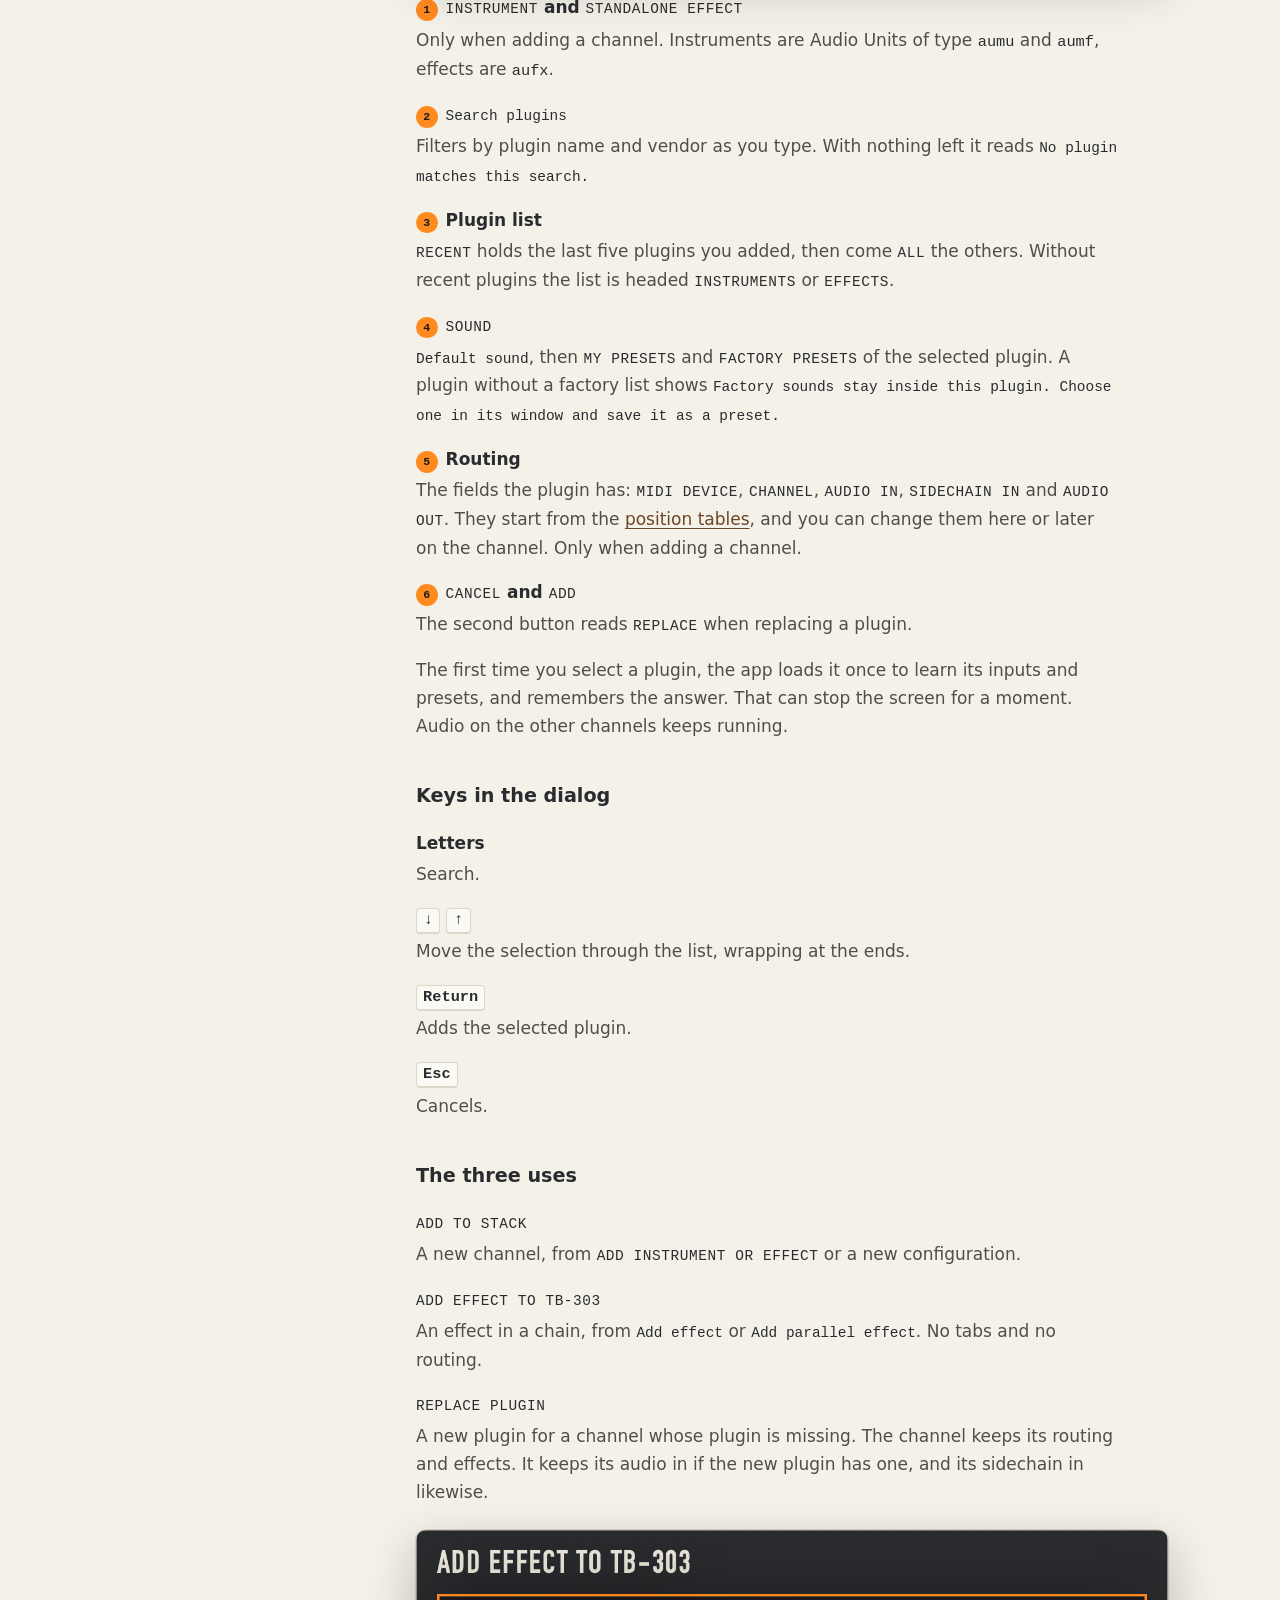
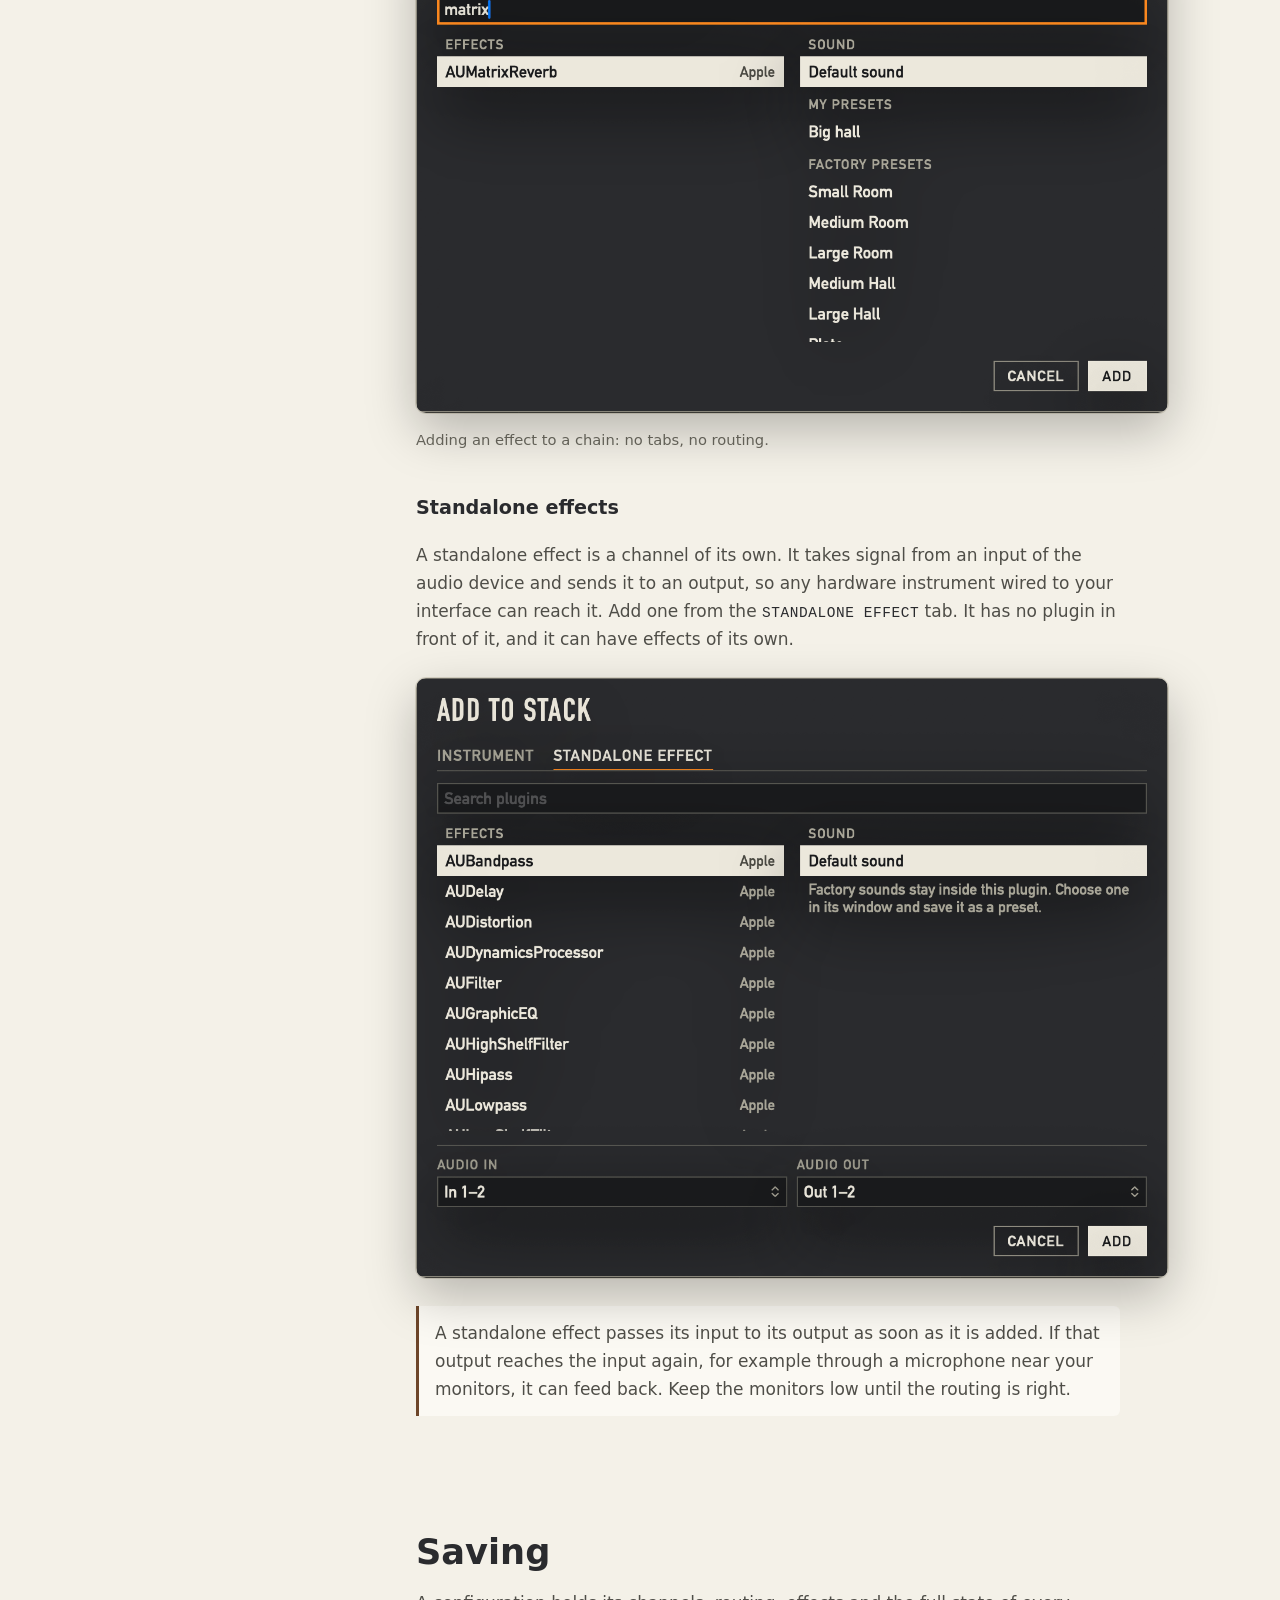
<file: docs/manual.html>
<!doctype html>
<html lang="en">
<head>
<meta charset="utf-8">
<meta name="viewport" content="width=device-width, initial-scale=1">
<title>Pluginarium Manual</title>
<meta name="description" content="The Pluginarium manual: every control, with marked screenshots.">
<link rel="alternate" hreflang="en" href="https://jiripisa.github.io/pluginarium/manual.html">
<link rel="alternate" hreflang="cs" href="https://jiripisa.github.io/pluginarium/cs/manual.html">
<link rel="alternate" hreflang="x-default" href="https://jiripisa.github.io/pluginarium/manual.html">
<link rel="icon" href="assets/icon.png">
<link rel="stylesheet" href="assets/site.css">
<link rel="stylesheet" href="assets/manual.css">
</head>
<body>

<header class="wrap masthead">
  <a class="brand" href="index.html"><img src="assets/icon.png" alt="" width="32" height="32">Pluginarium</a>
  <nav aria-label="Site">
    <a href="index.html">Overview</a>
    <a href="manual.html" aria-current="page">Manual</a>
    <a href="index.html#get">Download</a>
    <a class="lang" href="cs/manual.html" hreflang="cs" lang="cs">Česky</a>
  </nav>
</header>

<main>
  <div class="wrap title">
    <h1>Manual</h1>
    <p>Every control of Pluginarium 0.1.0, where to find it and what it does.
    The frames in the screenshots mark the control the text talks about.</p>
  </div>

  <div class="wrap layout">
    <nav class="toc" aria-label="Contents">
      <p>Contents</p>
      <ol>
        <li><a href="#start">Getting started</a></li>
        <li><a href="#start-screen">Start screen</a></li>
        <li><a href="#mixer">Mixer</a>
          <ol>
            <li><a href="#topbar">Top bar</a></li>
          </ol>
        </li>
        <li><a href="#channel">A channel</a>
          <ol>
            <li><a href="#midi-in">MIDI in</a></li>
            <li><a href="#audio-in">Audio in</a></li>
            <li><a href="#sidechain-in">Sidechain in</a></li>
            <li><a href="#audio-out">Audio out</a></li>
            <li><a href="#open-plugin">Open plugin</a></li>
            <li><a href="#follow">Follow Start/Stop</a></li>
          </ol>
        </li>
        <li><a href="#presets">Presets</a></li>
        <li><a href="#effects">Effects</a></li>
        <li><a href="#add">Add dialog</a>
          <ol>
            <li><a href="#standalone">Standalone effects</a></li>
          </ol>
        </li>
        <li><a href="#saving">Saving</a></li>
        <li><a href="#settings">Settings</a>
          <ol>
            <li><a href="#device">Audio device</a></li>
            <li><a href="#positions">Position tables</a></li>
          </ol>
        </li>
        <li><a href="#clock">MIDI clock</a></li>
        <li><a href="#keys">Keyboard</a></li>
        <li><a href="#faults">Faults</a></li>
        <li><a href="#microphone">Microphone permission</a></li>
        <li><a href="#updates">Updates</a></li>
        <li><a href="#limits">Limits of this version</a></li>
      </ol>
    </nav>

    <article>

      <section id="start">
        <h2>Getting started</h2>
        <p>Pluginarium hosts Audio Units so that a Mac can stand in a dawless studio as one
        more instrument, without opening a DAW. It needs macOS 15 or later on Apple silicon.
        It hosts Audio Units only, and the plugins are the ones already on your Mac.</p>
        <ol>
          <li>Download the disk image from the <a href="index.html#get">download page</a>
          and open it.</li>
          <li>Drag <b>Pluginarium</b> to <b>Applications</b> and start it from there. The
          <a href="#start-screen">Start screen</a> opens.</li>
          <li>Choose <span class="ui caps">New configuration</span>. If your audio device has
          inputs, macOS asks once for the microphone; answer it. See
          <a href="#microphone">Microphone permission</a>.</li>
          <li>The <a href="#add">Add dialog</a> is open with the search field ready. Type a few
          letters of a plugin's name and press <kbd>Return</kbd>. The plugin appears as channel 1
          of the <a href="#mixer">mixer</a>.</li>
          <li>On the channel, pick the MIDI device under <a href="#midi-in"><span class="ui caps">MIDI in</span></a>,
          and check <a href="#audio-out"><span class="ui caps">Audio out</span></a>. On a device
          with four or more outputs the first instrument starts on <span class="ui">Out 3–4</span>,
          not on <span class="ui">Out 1–2</span>.</li>
          <li>Press <kbd>⌘S</kbd> and give the configuration a name. Next time it is on the
          Start screen.</li>
        </ol>
      </section>

      <section id="start-screen">
        <h2>Start screen</h2>
        <p>The app always opens here, and no audio device is touched until you open a
        configuration.</p>
        <figure class="fig">
          <div class="view" style="--iw:2560;--ih:1520;--zx:5;--zy:30;--zw:90;--zh:39">
            <img src="assets/manual/start.png" alt="The Start screen: the Pluginarium wordmark and a Ready lamp on the left, three saved configurations and the New configuration and Settings buttons on the right.">
            <span class="mark" style="--x:8.9;--y:56.8;--w:5.7;--h:3.5"><b>1</b></span>
            <span class="mark" style="--x:53;--y:34;--w:37.7;--h:26.5"><b>2</b></span>
            <span class="mark" style="--x:53;--y:62.4;--w:12.2;--h:3.6"><b>3</b></span>
            <span class="mark" style="--x:65.9;--y:62.4;--w:6.7;--h:3.6"><b>4</b></span>
          </div>
        </figure>
        <dl class="controls">
          <dt><span class="n">1</span><span class="ui caps">Ready</span></dt>
          <dd>The app is up.</dd>
          <dt><span class="n">2</span>Saved configurations</dt>
          <dd>One row per configuration, by name, with the plugin of each channel under the
          name. Click a row to open it in the mixer. With nothing saved yet the list reads
          <span class="ui">No configurations yet</span>. The list scrolls when it no longer
          fits.</dd>
          <dt><span class="n">3</span><span class="ui caps">New configuration</span></dt>
          <dd>Opens an empty mixer and the <a href="#add">Add dialog</a> over it.</dd>
          <dt><span class="n">4</span><span class="ui caps">Settings</span></dt>
          <dd>Opens <a href="#settings">Settings</a>. <span class="ui caps">Done</span> brings
          you back here.</dd>
        </dl>
      </section>

      <section id="mixer">
        <h2>Mixer</h2>
        <p>The main screen. Channels stand side by side like the strips of a console, and the
        signal runs from top to bottom. When there are more channels than the window shows,
        the row scrolls sideways.</p>
        <figure class="fig">
          <div class="view" style="--iw:2560;--ih:1520">
            <img src="assets/manual/mixer.png" alt="The mixer with the configuration Evening set: a top bar, four instrument channels with effects, and the column for adding a channel.">
            <span class="mark" style="--x:2.5;--y:4.8;--w:95;--h:5.1"><b>1</b></span>
            <span class="mark" style="--x:2.5;--y:10.6;--w:58.8;--h:88.8"><b>2</b></span>
            <span class="mark" style="--x:61.4;--y:10.6;--w:8.1;--h:88.8"><b>3</b></span>
          </div>
          <figcaption>A configuration with four instruments.</figcaption>
        </figure>
        <dl class="controls">
          <dt><span class="n">1</span><a href="#topbar">Top bar</a></dt>
          <dd>The configuration and its save state, the MIDI clock, the CPU load and Settings.</dd>
          <dt><span class="n">2</span><a href="#channel">Channels</a></dt>
          <dd>One column per instrument or standalone effect, numbered in the order they were
          added.</dd>
          <dt><span class="n">3</span><span class="ui caps">Add instrument or effect</span></dt>
          <dd>Opens the <a href="#add">Add dialog</a> for a new channel.</dd>
        </dl>
        <p>A configuration plays as soon as it is open. There is no play button: the plugins
        make sound when they get MIDI or audio.</p>

        <h3 id="topbar">Top bar</h3>
        <figure class="fig">
          <div class="view" style="--iw:2560;--ih:1520;--zx:2;--zy:3.8;--zw:32;--zh:6.4">
            <img src="assets/manual/mixer.png" alt="The left end of the top bar: the configuration name with its menu arrow, and the word Saved.">
            <span class="mark" style="--x:2.4;--y:4.6;--w:11;--h:4.2"><b>1</b></span>
            <span class="mark" style="--x:14;--y:5.2;--w:3.2;--h:3.4"><b>2</b></span>
          </div>
        </figure>
        <figure class="fig">
          <div class="view" style="--iw:2558;--ih:160">
            <img src="assets/manual/topbar-unsaved.png" alt="The top bar after a change: Unsaved changes and a Save button next to the configuration name.">
          </div>
          <figcaption>After a change.</figcaption>
        </figure>
        <figure class="fig">
          <div class="view" style="--iw:2560;--ih:1520;--zx:76;--zy:3.8;--zw:23;--zh:6.4">
            <img src="assets/manual/mixer.png" alt="The right end of the top bar: No MIDI clock with an unlit lamp, the CPU load and the Settings button.">
            <span class="mark" style="--x:78.1;--y:5.3;--w:7.4;--h:3.4"><b>3</b></span>
            <span class="mark" style="--x:86;--y:5.3;--w:4.1;--h:3.4"><b>4</b></span>
            <span class="mark" style="--x:90.9;--y:5.2;--w:6.7;--h:3.6"><b>5</b></span>
          </div>
        </figure>
        <dl class="controls">
          <dt><span class="n">1</span>Configuration name <span class="ui">▾</span></dt>
          <dd>Opens the configuration menu, below. A configuration without a name yet reads
          <span class="ui caps">New configuration</span>.</dd>
          <dt><span class="n">2</span>Save state</dt>
          <dd><span class="ui">Saved</span> or <span class="ui">Unsaved changes</span>, with a
          <span class="ui caps">Save</span> button when there is something to save. See
          <a href="#saving">Saving</a>. A configuration that was never saved and has no
          channels shows nothing here.</dd>
          <dt><span class="n">3</span>MIDI clock</dt>
          <dd><span class="ui">No MIDI clock</span> with an unlit lamp, or the source and its
          tempo, such as <span class="ui">Hapax clock, 120.0 BPM</span>, with the lamp blinking
          on the beat. See <a href="#clock">MIDI clock</a>.</dd>
          <dt><span class="n">4</span>CPU load</dt>
          <dd>How much of the audio time the app uses, such as <span class="ui">CPU 17 %</span>.</dd>
          <dt><span class="n">5</span><span class="ui caps">Settings</span></dt>
          <dd>Opens <a href="#settings">Settings</a>. <span class="ui caps">Done</span> brings
          you back to the mixer, and the configuration plays on meanwhile.</dd>
        </dl>
        <p>Audio messages appear in the same bar, left of the MIDI clock:
        <span class="ui">Audio device missing</span>, <span class="ui">Audio could not start</span>,
        <span class="ui">Waiting for microphone access</span> and
        <span class="ui">Microphone access denied, inputs are silent</span>. See
        <a href="#faults">Faults</a>.</p>

        <h4>Configuration menu</h4>
        <figure class="fig small">
          <img src="assets/manual/menu-configuration.png" alt="The configuration menu: Load configuration with three names, the current one in amber, then New configuration and Save as.">
        </figure>
        <dl class="controls">
          <dt><span class="ui">Load configuration</span></dt>
          <dd>Your configurations by name, the current one in amber. Choosing one replaces what
          plays. Unsaved changes are <a href="#saving">asked about</a> first.</dd>
          <dt><span class="ui">New configuration</span></dt>
          <dd>Starts an empty configuration and opens the <a href="#add">Add dialog</a>.</dd>
          <dt><span class="ui">Save as</span></dt>
          <dd>Saves a copy under a new name, which starts as the old name plus
          <span class="ui">copy</span>. From then on you work in the copy, and the original
          stays as it was saved.</dd>
        </dl>
      </section>

      <section id="channel">
        <h2>A channel</h2>
        <p>A channel holds one instrument plugin or one standalone effect. It shows only what
        its plugin can use, so a normal synth has no audio input fields. A standalone effect's
        channel has a slightly different panel colour.</p>
        <div class="side">
          <figure class="fig">
            <div class="view" style="--iw:2560;--ih:1520;--zx:2.5;--zy:10.6;--zw:14.7;--zh:88.8">
              <img src="assets/manual/mixer.png" alt="One channel from top to bottom: number and remove button, MIDI in, plugin name, preset selector, Open plugin, Follow Start/Stop, effects, level meter and Audio out.">
              <span class="mark" style="--x:2.8;--y:11.9;--w:14;--h:2.9"><b>1</b></span>
              <span class="mark" style="--x:2.8;--y:16;--w:14;--h:6.1"><b>2</b></span>
              <span class="mark" style="--x:2.8;--y:22.7;--w:14;--h:3.8"><b>3</b></span>
              <span class="mark" style="--x:2.8;--y:27.7;--w:14;--h:3"><b>4</b></span>
              <span class="mark" style="--x:2.8;--y:31.4;--w:14;--h:3.4"><b>5</b></span>
              <span class="mark" style="--x:2.8;--y:35;--w:14;--h:3.3"><b>6</b></span>
              <span class="mark" style="--x:2.8;--y:39.6;--w:14;--h:9.8"><b>7</b></span>
              <span class="mark" style="--x:2.8;--y:89.2;--w:14;--h:2.4"><b>8</b></span>
              <span class="mark" style="--x:2.8;--y:92.7;--w:14;--h:5.9"><b>9</b></span>
            </div>
          </figure>
          <dl class="controls">
            <dt><span class="n">1</span>Number and <span class="ui">×</span></dt>
            <dd>The channel's place in the stack, and the button that removes it. The app asks
            <span class="ui caps">Remove channel?</span> first.</dd>
            <dt><span class="n">2</span><a href="#midi-in"><span class="ui caps">MIDI in</span></a></dt>
            <dd>Where the plugin's notes come from. <a href="#audio-in"><span class="ui caps">Audio in</span></a>
            and <a href="#sidechain-in"><span class="ui caps">Sidechain in</span></a> appear here
            too, for a plugin that has them.</dd>
            <dt><span class="n">3</span>Plugin name</dt>
            <dd>A long name shrinks to fit and is then cut off. The tooltip shows all of it.</dd>
            <dt><span class="n">4</span>Preset selector</dt>
            <dd>The current sound. Click for the <a href="#presets">preset menu</a>.</dd>
            <dt><span class="n">5</span><a href="#open-plugin"><span class="ui caps">Open plugin</span></a></dt>
            <dd>Opens the plugin's own window.</dd>
            <dt><span class="n">6</span><a href="#follow"><span class="ui caps">Follow Start/Stop</span></a></dt>
            <dd>Whether the plugin starts and stops with the MIDI clock.</dd>
            <dt><span class="n">7</span><a href="#effects"><span class="ui caps">Effects</span></a></dt>
            <dd>The effects behind the plugin. This part scrolls in a low window.</dd>
            <dt><span class="n">8</span>Level meter</dt>
            <dd>Two bars for left and right, spanning 60 dB, showing what leaves the channel.</dd>
            <dt><span class="n">9</span><a href="#audio-out"><span class="ui caps">Audio out</span></a></dt>
            <dd>The output channels of the audio device.</dd>
          </dl>
        </div>

        <h3 id="midi-in">MIDI in</h3>
        <p>Shown for plugins that take MIDI. The left selector lists <span class="ui">No MIDI</span>
        and the MIDI sources macOS reports, under their system names, virtual ports included.
        The right one picks a MIDI channel: <span class="ui">All</span> or 1 to 16. It is dimmed
        while the device is <span class="ui">No MIDI</span>.</p>
        <p>A source that is gone stays listed as <span class="ui">Hapax (not connected)</span>,
        and the channel shows <span class="ui">Hapax is not connected</span> in red. A device
        behind a MIDI router can stay listed while it is switched off, because macOS still
        reports the router's port.</p>

        <h3 id="audio-in">Audio in</h3>
        <p>Shown for a plugin with a main audio input, such as a vocoder, and always for a
        standalone effect. It lists each input of the audio device as a mono channel, such as
        <span class="ui">In 1</span>, then the stereo pairs, such as <span class="ui">In 1–2</span>.</p>
        <p>On an instrument it starts at <span class="ui">Off</span>, so a synth with an input
        never gets signal by accident, and a vocoder stays without its microphone until you
        pick one. A standalone effect has no <span class="ui">Off</span>, because it has no
        other source. A plugin that takes its modulator through a sidechain shows
        <span class="ui caps">Sidechain in</span> instead.</p>

        <h3 id="sidechain-in">Sidechain in</h3>
        <p>Shown for a plugin with a sidechain input. It lists the same inputs as
        <span class="ui caps">Audio in</span>, with <span class="ui">Off</span> first. The source
        is always an input of the audio device, not another channel. An effect in the chain
        sets its sidechain in its <a href="#effect-menu">slot menu</a>.</p>

        <h3 id="audio-out">Audio out</h3>
        <p>Lists the stereo pairs of the audio device, such as <span class="ui">Out 3–4</span>,
        then each mono channel, such as <span class="ui">Out 3</span>. Several channels can share
        an output; they add up. A route the device does not have stays listed, and the channel
        says so in red: <span class="ui">Out 5–6 is not available on this device</span>.</p>

        <h3 id="open-plugin">Open plugin</h3>
        <p><span class="ui caps">Open plugin</span> opens the plugin's own window above the mixer,
        and its lamp lights. The button then reads <span class="ui caps">Close plugin</span>; the
        window's red button does the same. Each plugin has at most one window, sized as the
        plugin asks.</p>
        <figure class="fig medium">
          <img src="assets/manual/plugin-window.png" alt="The window of Apple's AUDelay, opened from Pluginarium.">
          <figcaption>Apple's AUDelay in its own window.</figcaption>
        </figure>
        <p>Plugin windows step aside for dialogs and Settings and come back where they were. A
        plugin that shows no view gets a small window that reads
        <span class="ui">This plugin has no window</span>. An effect opens its window from its
        <a href="#effect-menu">slot menu</a>.</p>

        <h3 id="follow">Follow Start/Stop</h3>
        <p>The switch decides what the plugin sees of the MIDI clock's transport. Hold the
        pointer over it for a tooltip. Tempo reaches every plugin either way.</p>
        <dl class="controls">
          <dt>Lamp lit, on</dt>
          <dd>The plugin sees tempo and transport, so an arpeggiator or internal sequencer runs
          with your sequencer.</dd>
          <dt>Lamp dark, off</dt>
          <dd>The plugin sees the tempo only, and to it the transport is always stopped. A delay
          keeps its tempo, and an internal sequencer stays still.</dd>
        </dl>
        <p>It starts off on instruments, so a sequencer never starts a part you did not ask for,
        and on for effects, both standalone and in a chain. The switch is saved in the
        configuration. Notes and controllers follow <span class="ui caps">MIDI in</span>
        whatever the switch says.</p>
      </section>

      <section id="presets">
        <h2>Presets</h2>
        <p>A preset is a named snapshot of a plugin's sound. It belongs to the plugin, so it is
        there in every configuration that uses that plugin. The preset selector of a channel
        shows the current sound:</p>
        <dl class="controls">
          <dt><span class="ui">Default sound</span></dt>
          <dd>The plugin as it loads, untouched. It can only be chosen when adding a plugin.</dd>
          <dt>A name</dt>
          <dd>One of your presets, or a factory preset.</dd>
          <dt><span class="ui">Custom sound</span></dt>
          <dd>You changed the sound in the plugin's window, with no preset picked.</dd>
          <dt>A name with <span class="ui">(changed)</span></dt>
          <dd>You changed the sound after picking one of your presets. Factory presets never
          get this mark.</dd>
        </dl>
        <p>Plugins do not report that their sound changed. Pluginarium compares the plugin's
        state when its window opens and when it closes, so a change shows when you close the
        window or save.</p>
        <figure class="fig small">
          <img src="assets/manual/menu-preset.png" alt="The preset menu of AUMatrixReverb: My presets and Factory presets with a list of Apple's rooms and halls.">
          <figcaption>A plugin that lists its factory presets.</figcaption>
        </figure>
        <figure class="fig small">
          <img src="assets/manual/menu-preset-empty.png" alt="The preset menu of TB-303: My presets with one preset, a hint about factory sounds, and Save as preset.">
          <figcaption>A plugin that does not.</figcaption>
        </figure>
        <dl class="controls">
          <dt><span class="ui">My presets</span></dt>
          <dd>The presets you saved for this plugin, or <span class="ui">None saved yet</span>.
          The current one is in amber.</dd>
          <dt><span class="ui">Factory presets</span></dt>
          <dd>The sounds the plugin lists as an Audio Unit.</dd>
          <dt><span class="ui">Save as preset</span></dt>
          <dd>Asks for a name and stores the sound the plugin has now. The same name for the same
          plugin replaces the old preset. The field starts from the name the sound has.</dd>
        </dl>
        <h3>Why some plugins show no factory list</h3>
        <p>A plugin decides whether its factory sounds are visible to a host. Mariana lists
        them; TB-303 and JUPITER-8 keep them inside their own window. For such a plugin the menu
        says <span class="ui">This plugin keeps its factory sounds in its own window. Open it,
        choose a sound and save it here.</span> Do that once, and the sound is one of your
        presets from then on.</p>
        <h3>What happens to a saved preset</h3>
        <p>A preset is stored for good the moment you save it, even if you then choose
        <span class="ui caps">Don't save</span> for the configuration. What waits for the
        configuration is only the fact that it uses that preset. See <a href="#saving">Saving</a>.
        A configuration holds each plugin's full state, so changing a preset later does not
        change a configuration saved earlier.</p>
      </section>

      <section id="effects">
        <h2>Effects</h2>
        <p>Effects in the chain of a channel process that channel's plugin. They get their signal
        from the chain, so the only input they can have is a sidechain.</p>
        <figure class="fig">
          <div class="view" style="--iw:2560;--ih:1520;--zx:16.5;--zy:39;--zw:30;--zh:16">
            <img src="assets/manual/mixer.png" alt="Two effect chains: AUDelay and AUMatrixReverb side by side and joined by lines, and the same two effects one under the other.">
            <span class="mark" style="--x:17.9;--y:42.4;--w:13.2;--h:5.1"><b>1</b></span>
            <span class="mark" style="--x:32.7;--y:42.4;--w:13;--h:7"><b>2</b></span>
            <span class="mark" style="--x:32.7;--y:49.8;--w:13;--h:3.3"><b>3</b></span>
          </div>
        </figure>
        <dl class="controls">
          <dt><span class="n">1</span>Parallel</dt>
          <dd>Effects side by side in a row run in parallel, joined by split and merge lines. Up
          to three share a row. The branches are added at equal level; set the balance with each
          plugin's own wet and dry controls.</dd>
          <dt><span class="n">2</span>Series</dt>
          <dd>Rows run from top to bottom, each one feeding the next.</dd>
          <dt><span class="n">3</span><span class="ui">Add effect</span></dt>
          <dd>Opens the <a href="#add">Add dialog</a> and puts the effect in a new row at the end
          of the chain.</dd>
        </dl>
        <h3 id="effect-menu">Slot menu</h3>
        <p>Click an effect for its menu. An effect that failed to load shows its name in red,
        with the reason in the tooltip; the channel's plugin plays on.</p>
        <figure class="fig small">
          <img src="assets/manual/menu-effect.png" alt="The slot menu of an effect: Open plugin, Presets, Follow Start/Stop, Add parallel effect, Move to series and Remove.">
        </figure>
        <dl class="controls">
          <dt><span class="ui">Open plugin</span> / <span class="ui">Close plugin</span></dt>
          <dd>The effect's own window.</dd>
          <dt><span class="ui">Presets: Default sound</span></dt>
          <dd>Names the current sound and opens the <a href="#presets">preset menu</a>.</dd>
          <dt><span class="ui">Sidechain in: Off</span></dt>
          <dd>Only for a plugin with a sidechain. Pick an input of the audio device. The row then
          reads, for example, <span class="ui">Sidechain from In 1</span>.</dd>
          <dt><span class="ui">Follow Start/Stop: On</span></dt>
          <dd>Switches <a href="#follow">Follow Start/Stop</a> for this effect.</dd>
          <dt><span class="ui">Add parallel effect</span></dt>
          <dd>Opens the Add dialog and puts the effect next to this one. Not offered once three
          share the row.</dd>
          <dt><span class="ui">Move to series</span></dt>
          <dd>Only in a parallel row. Moves the effect to a new row right below.</dd>
          <dt><span class="ui">Remove</span></dt>
          <dd>Removes the effect at once, without asking.</dd>
        </dl>
      </section>

      <section id="add">
        <h2>Add dialog</h2>
        <p>The same dialog adds a channel, adds an effect and replaces a missing plugin. A new
        configuration opens it right away, with the search field ready, so a few letters and
        <kbd>Return</kbd> are enough.</p>
        <figure class="fig">
          <div class="view" style="--iw:1280;--ih:1022">
            <img src="assets/manual/add-instrument.png" alt="The Add to stack dialog: Instrument and Standalone effect tabs, the search field, the plugin list, the Sound column, the routing fields, and Cancel and Add.">
            <span class="mark" style="--x:1.4;--y:10.8;--w:38.4;--h:5.3"><b>1</b></span>
            <span class="mark" style="--x:2.6;--y:17.5;--w:94.8;--h:5.4"><b>2</b></span>
            <span class="mark" style="--x:1.4;--y:24.6;--w:47.8;--h:51.2"><b>3</b></span>
            <span class="mark" style="--x:49.8;--y:24.6;--w:47.6;--h:51.2"><b>4</b></span>
            <span class="mark" style="--x:1.4;--y:79.6;--w:96;--h:9.1"><b>5</b></span>
            <span class="mark" style="--x:76.4;--y:91;--w:21;--h:6"><b>6</b></span>
          </div>
        </figure>
        <dl class="controls">
          <dt><span class="n">1</span><span class="ui caps">Instrument</span> and <span class="ui caps">Standalone effect</span></dt>
          <dd>Only when adding a channel. Instruments are Audio Units of type
          <code>aumu</code> and <code>aumf</code>, effects are <code>aufx</code>.</dd>
          <dt><span class="n">2</span><span class="ui">Search plugins</span></dt>
          <dd>Filters by plugin name and vendor as you type. With nothing left it reads
          <span class="ui">No plugin matches this search.</span></dd>
          <dt><span class="n">3</span>Plugin list</dt>
          <dd><span class="ui caps">Recent</span> holds the last five plugins you added, then come
          <span class="ui caps">All</span> the others. Without recent plugins the list is headed
          <span class="ui caps">Instruments</span> or <span class="ui caps">Effects</span>.</dd>
          <dt><span class="n">4</span><span class="ui caps">Sound</span></dt>
          <dd><span class="ui">Default sound</span>, then <span class="ui caps">My presets</span> and
          <span class="ui caps">Factory presets</span> of the selected plugin. A plugin without a
          factory list shows <span class="ui">Factory sounds stay inside this plugin. Choose one in
          its window and save it as a preset.</span></dd>
          <dt><span class="n">5</span>Routing</dt>
          <dd>The fields the plugin has: <span class="ui caps">MIDI device</span>,
          <span class="ui caps">Channel</span>, <span class="ui caps">Audio in</span>,
          <span class="ui caps">Sidechain in</span> and <span class="ui caps">Audio out</span>.
          They start from the <a href="#positions">position tables</a>, and you can change them
          here or later on the channel. Only when adding a channel.</dd>
          <dt><span class="n">6</span><span class="ui caps">Cancel</span> and <span class="ui caps">Add</span></dt>
          <dd>The second button reads <span class="ui caps">Replace</span> when replacing a plugin.</dd>
        </dl>
        <p>The first time you select a plugin, the app loads it once to learn its inputs and
        presets, and remembers the answer. That can stop the screen for a moment. Audio on the
        other channels keeps running.</p>
        <h3>Keys in the dialog</h3>
        <dl class="controls">
          <dt>Letters</dt>
          <dd>Search.</dd>
          <dt><kbd>↓</kbd> <kbd>↑</kbd></dt>
          <dd>Move the selection through the list, wrapping at the ends.</dd>
          <dt><kbd>Return</kbd></dt>
          <dd>Adds the selected plugin.</dd>
          <dt><kbd>Esc</kbd></dt>
          <dd>Cancels.</dd>
        </dl>
        <h3>The three uses</h3>
        <dl class="controls">
          <dt><span class="ui caps">Add to stack</span></dt>
          <dd>A new channel, from <span class="ui caps">Add instrument or effect</span> or a new
          configuration.</dd>
          <dt><span class="ui caps">Add effect to TB-303</span></dt>
          <dd>An effect in a chain, from <span class="ui">Add effect</span> or
          <span class="ui">Add parallel effect</span>. No tabs and no routing.</dd>
          <dt><span class="ui caps">Replace plugin</span></dt>
          <dd>A new plugin for a channel whose plugin is missing. The channel keeps its routing and
          effects. It keeps its audio in if the new plugin has one, and its sidechain in likewise.</dd>
        </dl>
        <figure class="fig">
          <div class="view" style="--iw:1280;--ih:822">
            <img src="assets/manual/add-effect.png" alt="The Add effect to TB-303 dialog with AUMatrixReverb selected and its factory presets in the Sound column.">
          </div>
          <figcaption>Adding an effect to a chain: no tabs, no routing.</figcaption>
        </figure>

        <h3 id="standalone">Standalone effects</h3>
        <p>A standalone effect is a channel of its own. It takes signal from an input of the audio
        device and sends it to an output, so any hardware instrument wired to your interface can
        reach it. Add one from the <span class="ui caps">Standalone effect</span> tab. It has no
        plugin in front of it, and it can have effects of its own.</p>
        <figure class="fig">
          <div class="view" style="--iw:1280;--ih:1022">
            <img src="assets/manual/add-standalone.png" alt="The Add dialog on the Standalone effect tab, with Audio in and Audio out in the routing fields.">
          </div>
        </figure>
        <div class="note"><p>A standalone effect passes its input to its output as soon as it is
        added. If that output reaches the input again, for example through a microphone near your
        monitors, it can feed back. Keep the monitors low until the routing is right.</p></div>
      </section>

      <section id="saving">
        <h2>Saving</h2>
        <p>A configuration holds its channels, routing, effects and the full state of every plugin.
        Any change to it marks it <span class="ui">Unsaved changes</span>, and
        <span class="ui caps">Save</span> or <kbd>⌘S</kbd> saves it. <span class="ui">Save</span> and
        <span class="ui">Save as</span> are also in the <b>File</b> menu. Changes in
        <a href="#settings">Settings</a> are not part of a configuration and are stored at once.</p>
        <p>While a plugin window is open, the top bar shows <span class="ui caps">Save</span> even
        next to <span class="ui">Saved</span>, because that window may hold a change the app has
        not heard of. Saving then looks at the open windows first, and does nothing if no sound
        changed.</p>
        <p>After a save a line at the bottom of the window says so, such as
        <span class="ui">Evening set saved</span>.</p>
        <h3>The questions</h3>
        <figure class="fig medium">
          <img src="assets/manual/dialog-save-changes.png" alt="The Save changes? dialog with Don't save, Cancel and Save.">
        </figure>
        <dl class="controls">
          <dt><span class="ui caps">Save changes?</span></dt>
          <dd>Comes when you load another configuration, start a new one or quit with unsaved
          changes. <span class="ui caps">Save</span> saves and goes on,
          <span class="ui caps">Don't save</span> goes on and drops the changes,
          <span class="ui caps">Cancel</span> stays where you are. <kbd>Return</kbd> answers Save
          and <kbd>Esc</kbd> answers Cancel.</dd>
          <dt><span class="ui caps">Save configuration</span></dt>
          <dd>Comes the first time a new configuration is saved, and asks for its name. A name with
          nothing in it cannot be confirmed.</dd>
          <dt><span class="ui caps">Save as</span></dt>
          <dd>Asks for the name of the copy.</dd>
        </dl>
        <figure class="fig medium">
          <img src="assets/manual/dialog-save-preset.png" alt="The Save preset dialog with a name field, Cancel and Save preset.">
        </figure>
        <figure class="fig medium">
          <img src="assets/manual/dialog-update-configuration.png" alt="The Update configuration? dialog with Not now and Save configuration.">
        </figure>
        <dl class="controls">
          <dt><span class="ui caps">Save preset</span></dt>
          <dd>Asks for the preset's name.</dd>
          <dt><span class="ui caps">Update configuration?</span></dt>
          <dd>Comes after saving a preset in a configuration that is already saved.
          <span class="ui caps">Save configuration</span> saves the configuration too;
          <span class="ui caps">Not now</span> leaves it unsaved. The preset is stored either way.</dd>
          <dt><span class="ui caps">Remove channel?</span></dt>
          <dd>Comes from the <span class="ui">×</span> on a channel.
          <span class="ui caps">Remove</span> takes the channel and its effects out of the
          configuration, and that counts as a change like any other.</dd>
        </dl>
        <p>In a configuration that was never saved, no question comes after saving a preset. A line
        says <span class="ui">Acid bass saved. It joins this configuration when you save it.</span></p>
        <p>A sound the app cannot read from a plugin keeps its last saved state, and the line says
        so: <span class="ui">TB-303 could not be read, its last saved sound was kept</span>.</p>
      </section>

      <section id="settings">
        <h2>Settings</h2>
        <p>Open it from the Start screen, from the top bar, or with <kbd>⌘,</kbd>.
        <span class="ui caps">Done</span> goes back. Settings belong to the app, not to a
        configuration, and every change is stored at once.</p>
        <figure class="fig">
          <div class="view" style="--iw:2560;--ih:1520">
            <img src="assets/manual/settings.png" alt="Settings: the Audio section with System default and read-only sample rate and buffer size, the MIDI clock section, and the Instrument positions table.">
            <span class="mark" style="--x:1.9;--y:20.4;--w:19.8;--h:5.9"><b>1</b></span>
            <span class="mark" style="--x:22.6;--y:20.4;--w:19.2;--h:5.9"><b>2</b></span>
            <span class="mark" style="--x:42.7;--y:20.4;--w:19.2;--h:5.9"><b>3</b></span>
            <span class="mark" style="--x:1.9;--y:26.9;--w:21.6;--h:2.4"><b>4</b></span>
            <span class="mark" style="--x:1.9;--y:39.9;--w:60;--h:5.8"><b>5</b></span>
            <span class="mark" style="--x:1.9;--y:48.6;--w:60;--h:42.1"><b>6</b></span>
          </div>
        </figure>
        <dl class="controls">
          <dt><span class="n">1</span><span class="ui caps">Device</span></dt>
          <dd>The audio device plugins play and listen through: <span class="ui">System default</span>
          or a device from the list.</dd>
          <dt><span class="n">2</span><span class="ui caps">Sample rate</span></dt>
          <dd>With a picked device: <span class="ui">44.1 kHz</span>, <span class="ui">48 kHz</span>
          or <span class="ui">96 kHz</span>.</dd>
          <dt><span class="n">3</span><span class="ui caps">Buffer size</span></dt>
          <dd>With a picked device: <span class="ui">64 samples</span>,
          <span class="ui">128 samples</span>, <span class="ui">256 samples</span> or
          <span class="ui">512 samples</span>.</dd>
          <dt><span class="n">4</span><span class="ui">Set by the system. Pick a device to change these.</span></dt>
          <dd>Shown with System default, when the two fields above only report what runs.</dd>
          <dt><span class="n">5</span><span class="ui caps">Clock source</span></dt>
          <dd><span class="ui">None</span> or a MIDI source. See <a href="#clock">MIDI clock</a>.</dd>
          <dt><span class="n">6</span><span class="ui caps">Instrument positions</span></dt>
          <dd>See <a href="#positions">Position tables</a>. <span class="ui caps">Effect positions</span>
          follow further down.</dd>
        </dl>

        <h3 id="device">Audio device: System default or a picked device</h3>
        <dl class="controls">
          <dt><span class="ui">System default</span></dt>
          <dd>The app follows the default output of macOS and <b>writes nothing to the device</b>. It
          runs at the sample rate and buffer size the device already has, and the two fields show
          those values, dimmed. They cannot be changed here.</dd>
          <dt>A picked device</dt>
          <dd>The app <b>writes the sample rate and buffer size to that device</b> when audio starts
          and each time you change them. The stored defaults are 48 kHz and 128 samples, so picking
          a device can change the settings it had, for other apps too.</dd>
        </dl>
        <p>A new device or sample rate restarts audio and reloads the plugins; a new buffer size
        restarts the device under the same plugins. A picked device that is gone stays listed as
        <span class="ui">(not connected)</span>. The list follows what macOS reports while Settings
        is on screen.</p>

        <h3 id="positions">Position tables</h3>
        <p>A new channel takes its routing from its position in the stack: the first instrument
        takes row 1 of <span class="ui caps">Instrument positions</span>, the second takes row 2,
        and so on. Standalone effects count separately in
        <span class="ui caps">Effect positions</span>. Set the tables once for your studio, and
        change any channel afterwards if you need to. Changing a table does not change existing
        channels.</p>
        <figure class="fig">
          <div class="view" style="--iw:1588;--ih:1060">
            <img src="assets/manual/settings-positions.png" alt="Settings scrolled down: the Instrument positions table with seven rows and the Effect positions table with three.">
          </div>
        </figure>
        <dl class="controls">
          <dt><span class="ui caps">Instrument positions</span></dt>
          <dd>Seven rows, each with <span class="ui caps">MIDI device</span>,
          <span class="ui caps">Channel</span> and <span class="ui caps">Audio out</span>. They start
          on <span class="ui">No MIDI</span> and <span class="ui">Out 3–4</span>, then
          <span class="ui">Out 5–6</span>, up to <span class="ui">Out 15–16</span>.</dd>
          <dt><span class="ui caps">Effect positions</span></dt>
          <dd>Three rows, each with <span class="ui caps">Audio in</span> and
          <span class="ui caps">Audio out</span>. They start on <span class="ui">In 9–10</span> to
          <span class="ui">Out 11–12</span>, then one pair higher each row.</dd>
        </dl>
        <p>Beyond the last row, new channels reuse it. If the device does not have a position's
        channels, the new channel takes the first stereo pair no channel uses, or else the first
        pair of the device, so it plays at once instead of staying silent.</p>
      </section>

      <section id="clock">
        <h2>MIDI clock</h2>
        <p>Pick the source in Settings under <span class="ui caps">Clock source</span>. Plugins with
        tempo sync then follow it, with no setup on the channels.</p>
        <p>Plugins never receive MIDI clock messages. The app reads the clock and gives each plugin
        the tempo, the position and whether the transport plays. Start, Stop and Continue from the
        source drive that transport, and <a href="#follow">Follow Start/Stop</a> decides who sees it.</p>
        <dl class="controls">
          <dt><span class="ui">Hapax clock, 120.0 BPM</span></dt>
          <dd>Clock is arriving. The lamp blinks on the beat.</dd>
          <dt><span class="ui">No MIDI clock</span></dt>
          <dd>No source is picked, or no clock has arrived for a second. It does not matter
          whether the source is still connected. Plugins keep the last tempo, or 120 BPM if there
          has been none. If the source goes silent while playing, the transport stops.</dd>
        </dl>
      </section>

      <section id="keys">
        <h2>Keyboard</h2>
        <dl class="controls">
          <dt><kbd>⌘S</kbd></dt>
          <dd><span class="ui">Save</span>, in the <b>File</b> menu.</dd>
          <dt><kbd>⇧⌘S</kbd></dt>
          <dd><span class="ui">Save as</span>, in the <b>File</b> menu.</dd>
          <dt><kbd>⌘,</kbd></dt>
          <dd><span class="ui">Settings…</span>, in the <b>Pluginarium</b> menu.</dd>
          <dt><kbd>Return</kbd> and <kbd>Esc</kbd> in a dialog</dt>
          <dd>Return answers the filled button, Esc cancels.</dd>
          <dt>In an open menu</dt>
          <dd><kbd>↓</kbd> <kbd>↑</kbd> move, <kbd>Return</kbd> or <kbd>Space</kbd> chooses,
          <kbd>Esc</kbd> closes. A click anywhere else on the mixer also closes it.</dd>
        </dl>
        <p><span class="ui">New configuration</span> is in the <b>File</b> menu, without a shortcut.
        These commands are off while a dialog or Settings is on screen. The keys of the Add dialog
        are <a href="#add">listed with it</a>.</p>
      </section>

      <section id="faults">
        <h2>Faults</h2>
        <p>A configuration always opens. What is missing shows where it belongs, and the rest plays.</p>
        <figure class="fig">
          <div class="view" style="--iw:2560;--ih:1520">
            <img src="assets/manual/faults.png" alt="A mixer with three faults: a MIDI device that is not connected, a plugin that is not installed with a Replace plugin button, and an output the device does not have.">
            <span class="mark" style="--x:2.8;--y:22.1;--w:14;--h:2.4"><b>1</b></span>
            <span class="mark" style="--x:17.8;--y:20.2;--w:13.4;--h:10.9"><b>2</b></span>
            <span class="mark" style="--x:32.4;--y:83.9;--w:12.4;--h:4.5"><b>3</b></span>
          </div>
          <figcaption>A configuration moved to a Mac with other gear.</figcaption>
        </figure>
        <table class="faults">
          <thead><tr><th>What you see</th><th>What it means</th><th>What to do</th></tr></thead>
          <tbody>
            <tr>
              <td><span class="n">1</span><span class="ui">Hapax is not connected</span></td>
              <td>macOS no longer lists this MIDI source.</td>
              <td>Connect it, or pick another source under <span class="ui caps">MIDI in</span>. The
              route comes back by itself when the source returns.</td>
            </tr>
            <tr>
              <td><span class="n">2</span><span class="ui">Plugin not installed on this Mac</span></td>
              <td>The plugin is not on this Mac.</td>
              <td>Press <span class="ui caps">Replace plugin</span> and pick another, or install it
              and open the configuration again. The channel's saved sound stays until you replace it.</td>
            </tr>
            <tr>
              <td><span class="n">3</span><span class="ui">Out 5–6 is not available on this device</span></td>
              <td>The audio device lacks this output, or an input in the same way.</td>
              <td>Pick another route on the channel, or use the device that has it.</td>
            </tr>
            <tr>
              <td><span class="ui">Plugin failed to load</span></td>
              <td>The plugin is there but would not start. The tooltip gives the reason.</td>
              <td>Open the configuration again, or check the plugin in another host.</td>
            </tr>
            <tr>
              <td>An effect's name in red</td>
              <td>That effect did not load or is not installed. The tooltip says which.</td>
              <td>Remove it in its <a href="#effect-menu">slot menu</a> or install it. The channel's
              plugin plays on.</td>
            </tr>
            <tr>
              <td><span class="ui">Loading</span></td>
              <td>The plugin is still starting. Some take a few seconds.</td>
              <td>Wait.</td>
            </tr>
            <tr>
              <td><span class="ui">Audio device missing</span></td>
              <td>The device is gone. The configuration stays open.</td>
              <td>Connect it. The configuration plays again when the device returns. Or pick another
              device in Settings.</td>
            </tr>
            <tr>
              <td><span class="ui">Audio could not start</span></td>
              <td>The device refused to start. The tooltip gives the reason.</td>
              <td>Check that the device works in other apps. The app tries again at each device
              change.</td>
            </tr>
            <tr>
              <td><span class="ui">Waiting for microphone access</span></td>
              <td>macOS is asking you for the microphone. Nothing plays until you answer.</td>
              <td>Answer the macOS dialog. See <a href="#microphone">Microphone permission</a>.</td>
            </tr>
            <tr>
              <td><span class="ui">Microphone access denied, inputs are silent</span></td>
              <td>macOS does not let the app read inputs. Outputs still play.</td>
              <td>See <a href="#microphone">Microphone permission</a>.</td>
            </tr>
            <tr>
              <td><span class="ui">No MIDI clock</span></td>
              <td>No clock arrives from the source in Settings.</td>
              <td>Start the clock on your sequencer, or check <span class="ui caps">Clock source</span>.</td>
            </tr>
            <tr>
              <td><span class="ui">Evening set could not be saved</span></td>
              <td>The file could not be written. The configuration stays unsaved.</td>
              <td>Check the disk, then save again.</td>
            </tr>
            <tr>
              <td><span class="ui">Acid bass could not be loaded</span></td>
              <td>The plugin did not take the preset.</td>
              <td>Pick another sound, or check the plugin's own window.</td>
            </tr>
          </tbody>
        </table>
      </section>

      <section id="microphone">
        <h2>Microphone permission</h2>
        <p>macOS treats every audio input as a microphone. The first time you open a configuration
        on a device that has inputs, macOS asks whether Pluginarium may use the microphone, with
        the reason <span class="ui">Pluginarium plays audio from your interface through your
        plugins.</span> This happens even if no channel uses an input yet.</p>
        <p>Until you answer, no audio device is open: nothing plays, and the top bar reads
        <span class="ui">Waiting for microphone access</span>. Settings, the menus and Quit keep
        working. Answer the macOS dialog, and the configuration starts. macOS asks only once.</p>
        <dl class="controls">
          <dt>Allow</dt>
          <dd><span class="ui caps">Audio in</span> and <span class="ui caps">Sidechain in</span>
          work.</dd>
          <dt>Don't Allow</dt>
          <dd>Outputs still play, inputs are silent, and the top bar reads
          <span class="ui">Microphone access denied, inputs are silent</span>. Plugins that use no
          input are not affected.</dd>
        </dl>
        <p>To change the answer later, turn Pluginarium on in <b>System Settings › Privacy &amp;
        Security › Microphone</b> and start the app again.</p>
      </section>

      <section id="updates">
        <h2>Updates</h2>
        <p>At every launch Pluginarium asks whether a newer version exists and, if so, offers it.
        Nothing is installed without your OK. <span class="ui">Check for Updates…</span> in the
        app menu asks right away. Without an internet connection the app starts as usual.</p>
      </section>

      <section id="limits">
        <h2>Limits of this version</h2>
        <ul>
          <li>Audio Units only, of the types <code>aumu</code>, <code>aumf</code> and
          <code>aufx</code>. No VST or VST3, and no plugins that exist for Intel Macs only.</li>
          <li>No MIDI learn, and no control of plugin parameters from MIDI controllers.</li>
          <li>No faders, panning or level mixing. Your mixer does that.</li>
          <li>No recording, sequencing or arranging.</li>
          <li>One configuration at a time. Loading another stops what plays, so it is not made for
          switching during a performance.</li>
          <li>A sidechain comes from an input of the audio device, not from another channel.</li>
          <li>No latency compensation. Audio that passes through the Mac arrives one round trip
          late, and a plugin played over MIDI sounds later than hardware triggered by the same
          sequencer. Keep the buffer low, and correct what remains on the sequencer.</li>
          <li>No limiter. The app only silences invalid samples and clips what leaves a channel at
          +12 dB.</li>
          <li>Channels cannot be reordered, and effects can only be moved out of a parallel row.</li>
          <li>Configurations and presets cannot be renamed or deleted in the app.
          <span class="ui">Save as</span> gives a copy a new name. They are files in
          <code>~/Library/Application Support/Pluginarium</code>; to remove a configuration, delete
          its file in <code>configurations</code> while the app is closed. The name is inside the
          file, not in the file name.</li>
          <li>The app does not start with the Mac. Launching it is up to you.</li>
          <li>This version has been used on a MacBook with a four-output interface. Paths through a
          larger interface, a MIDI router, a hardware clock source and real sidechain plugins are
          still to be tried in a studio session.</li>
        </ul>
      </section>

    </article>
  </div>
</main>

<footer>
  <div class="wrap">
    <span>Pluginarium by Jiří Píša. GPL-3.0. Manual for version 0.1.0.</span>
    <span><a href="index.html">Overview</a></span>
  </div>
</footer>

</body>
</html>
</file>
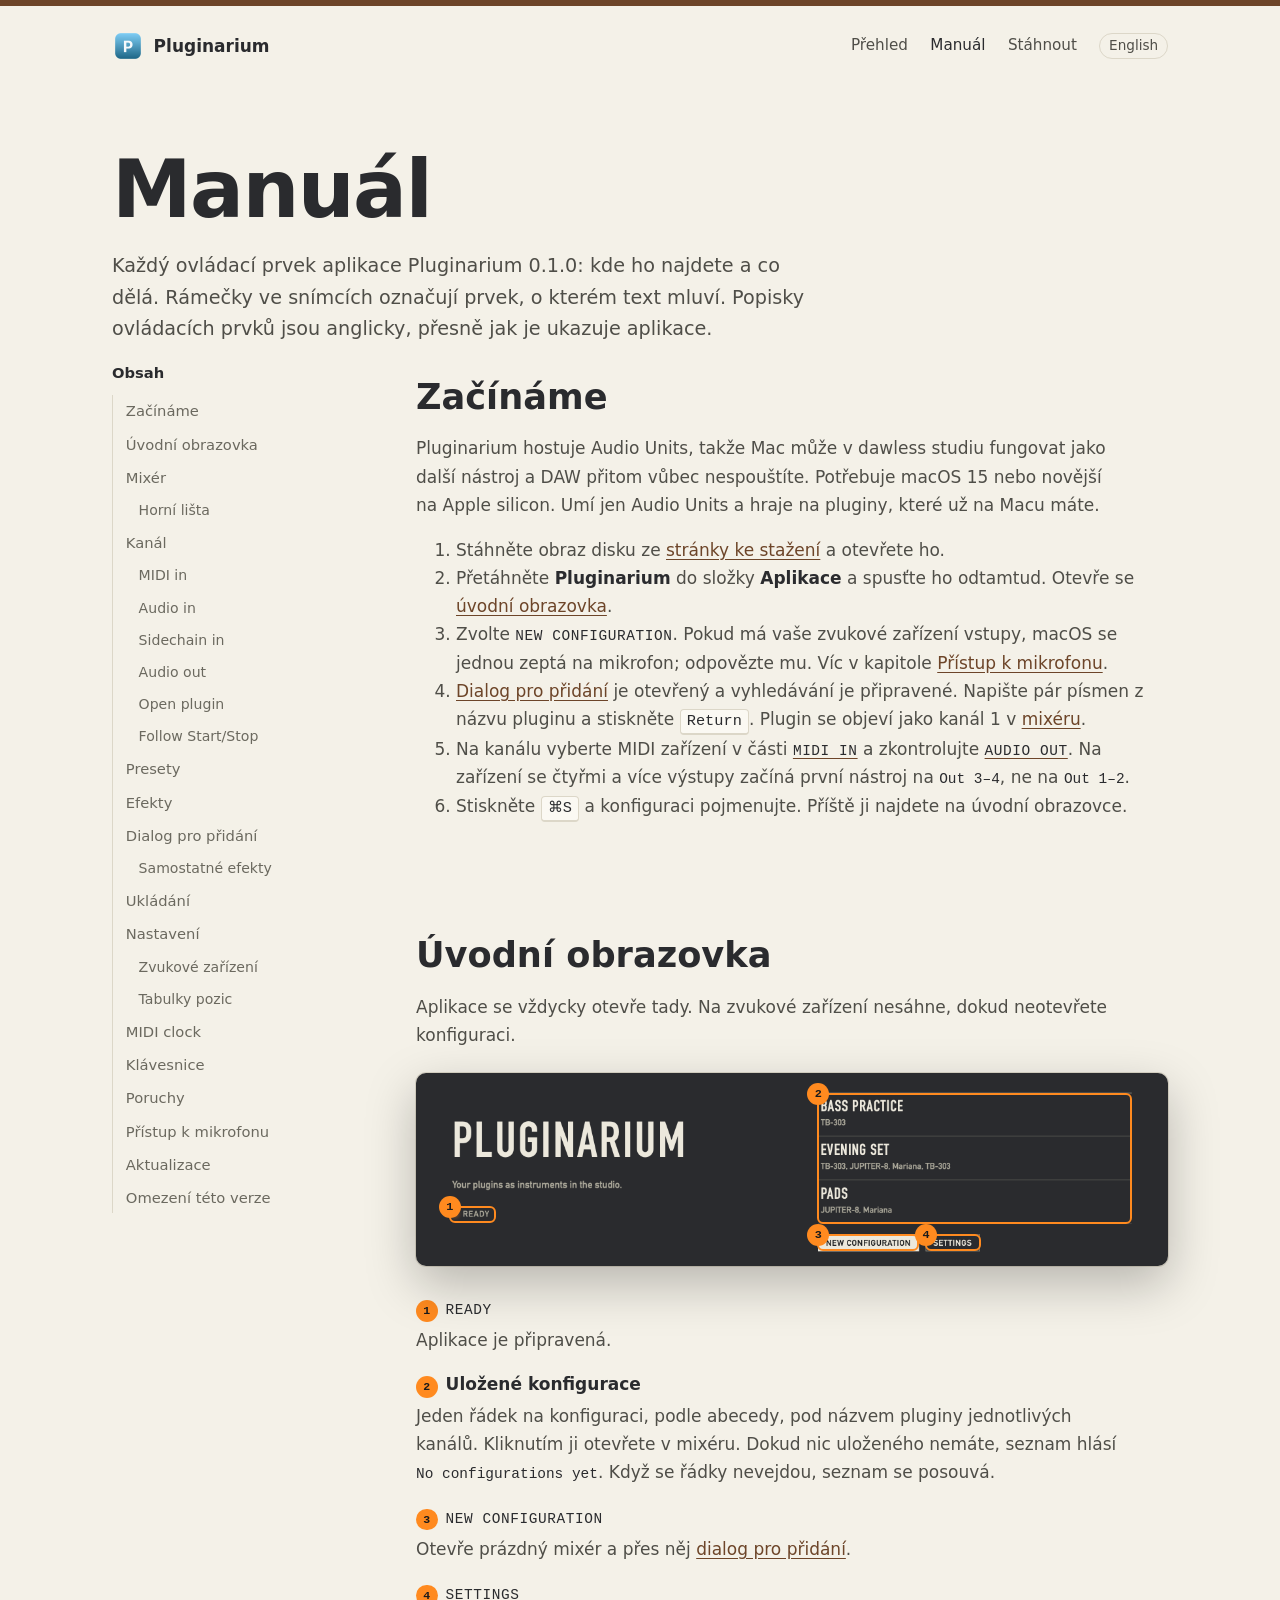
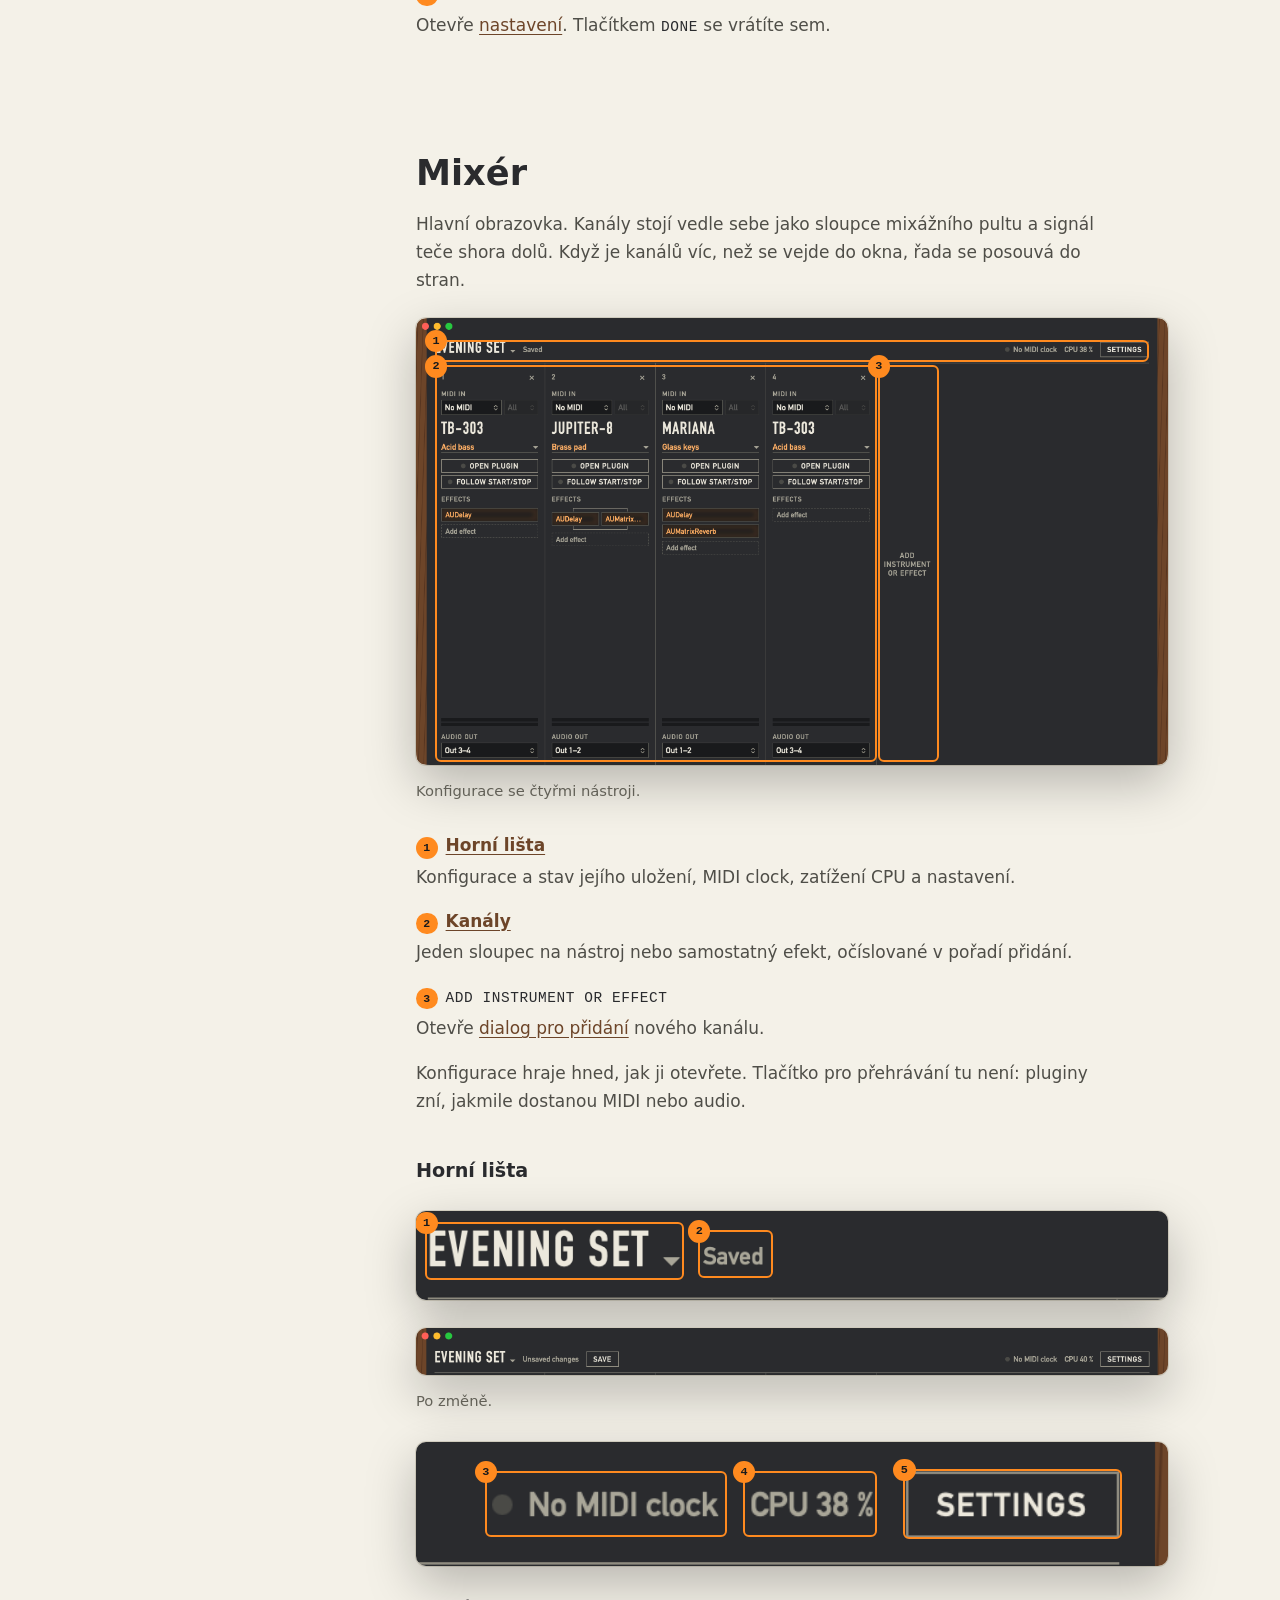
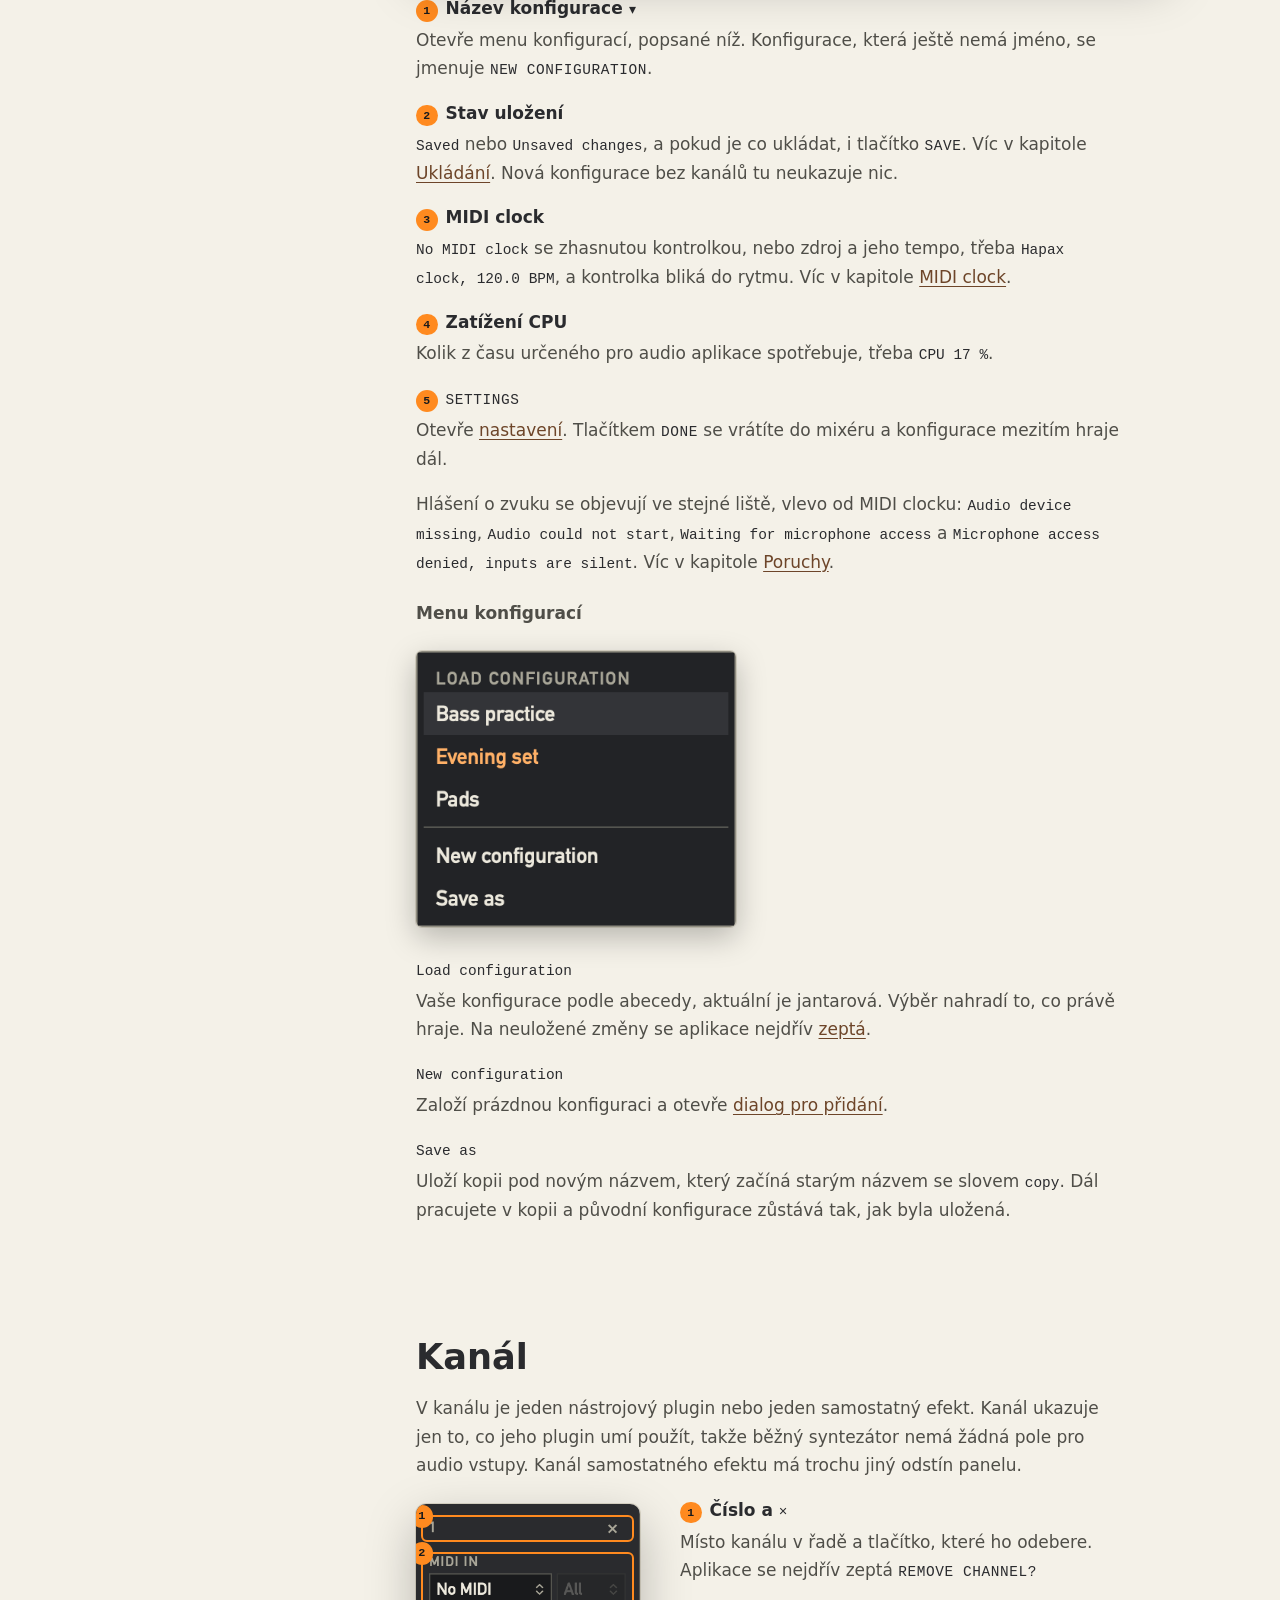
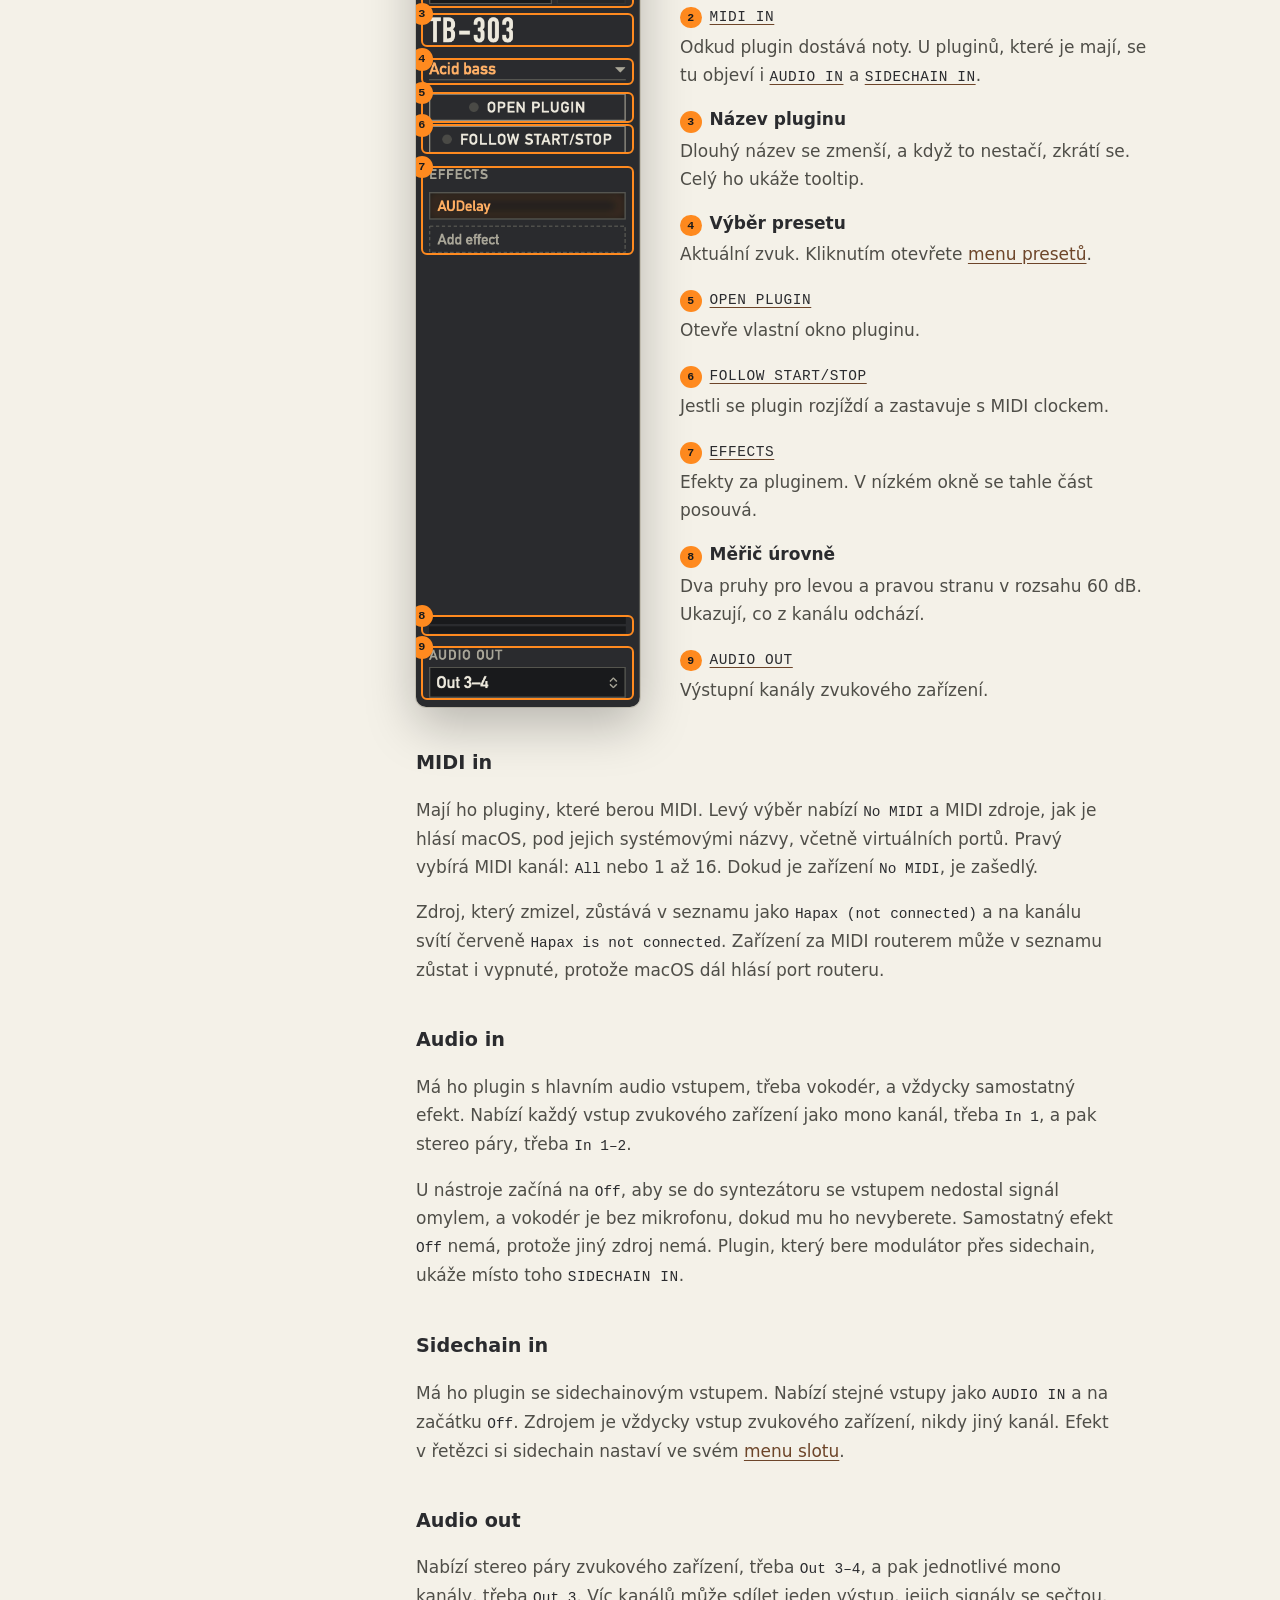
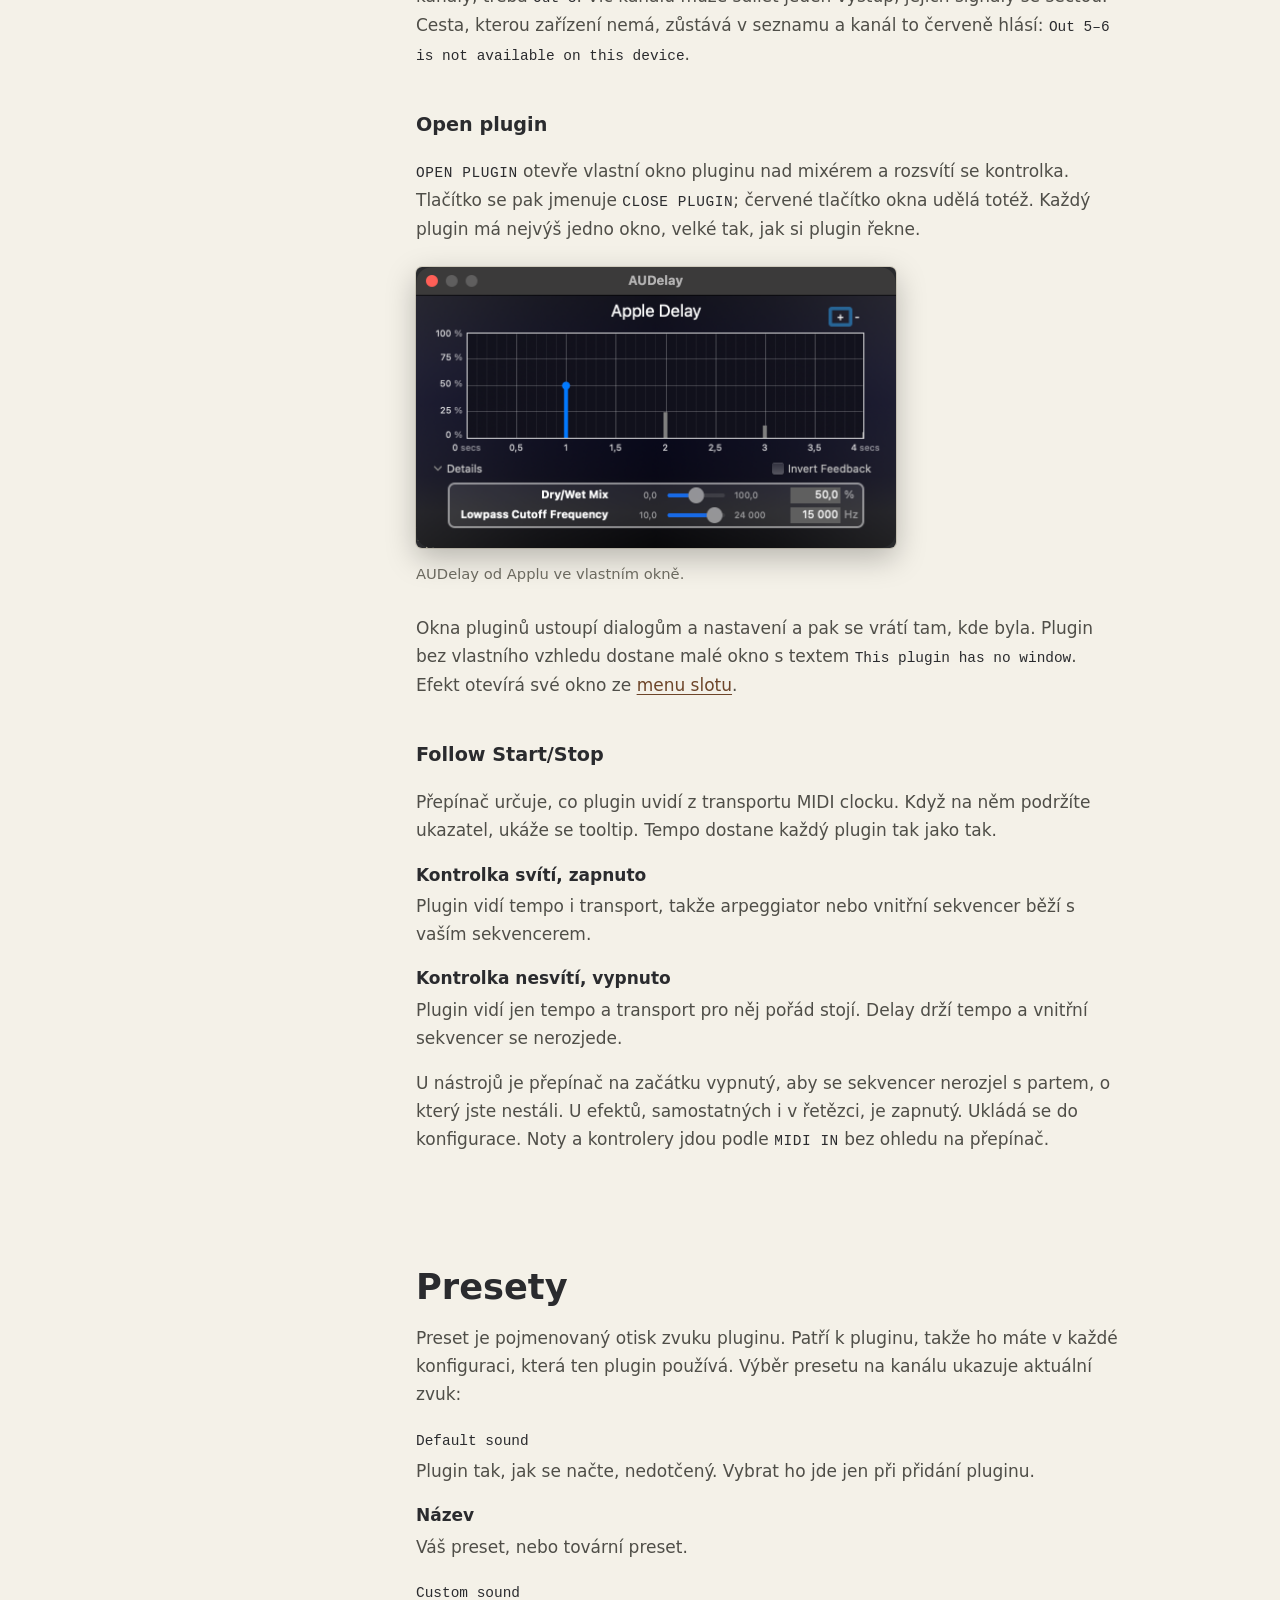
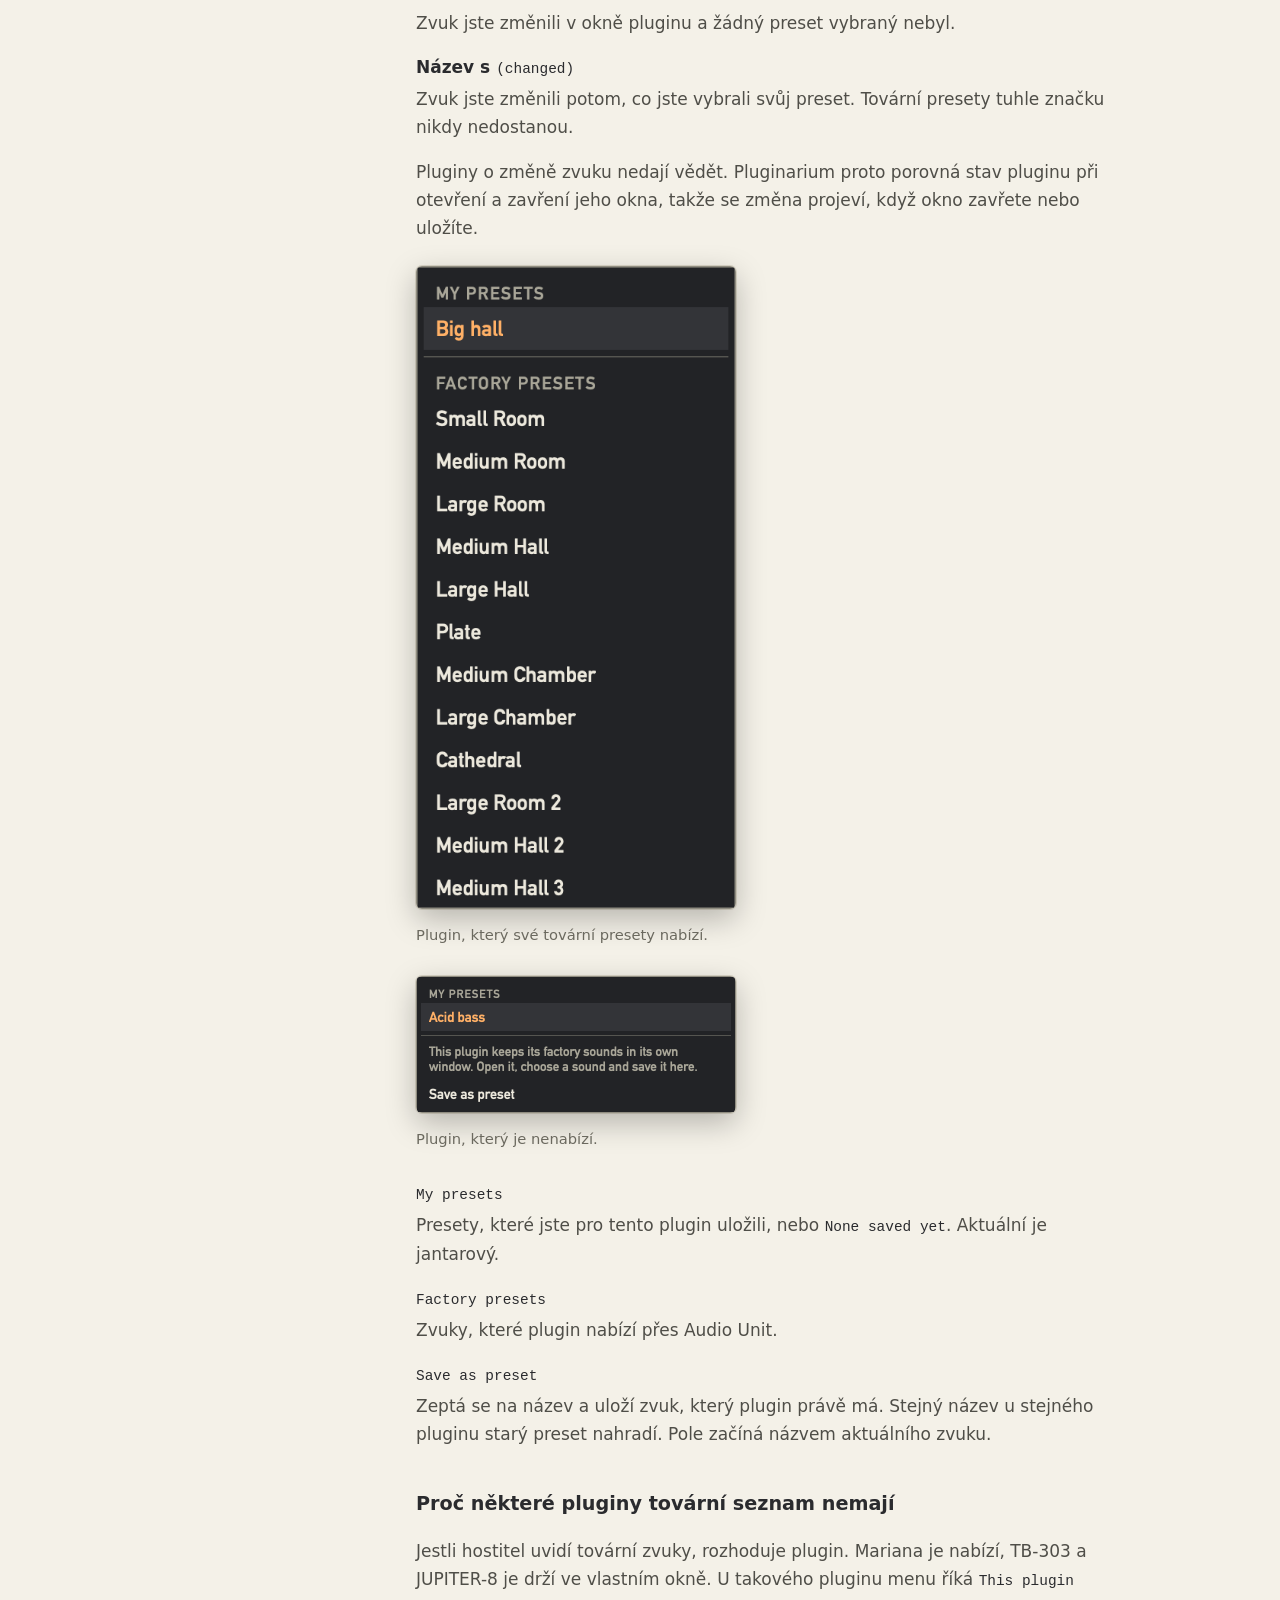
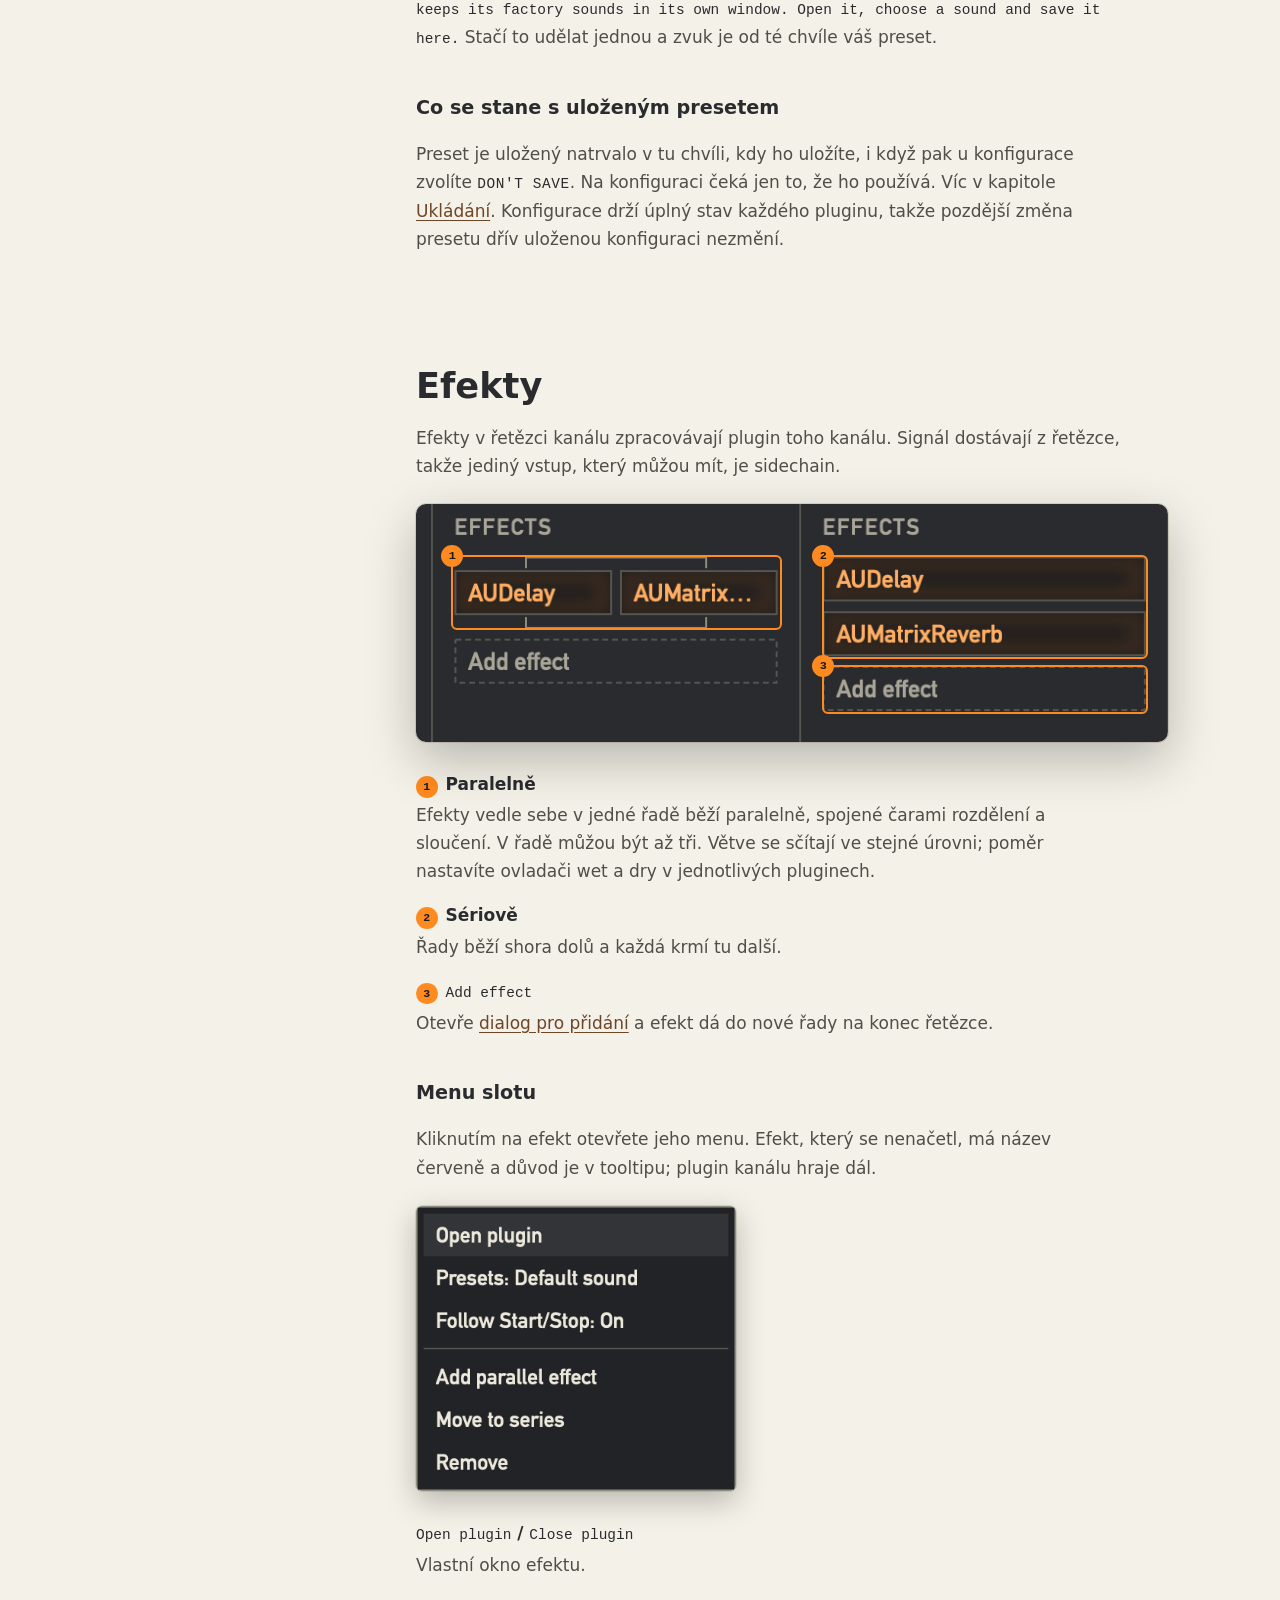
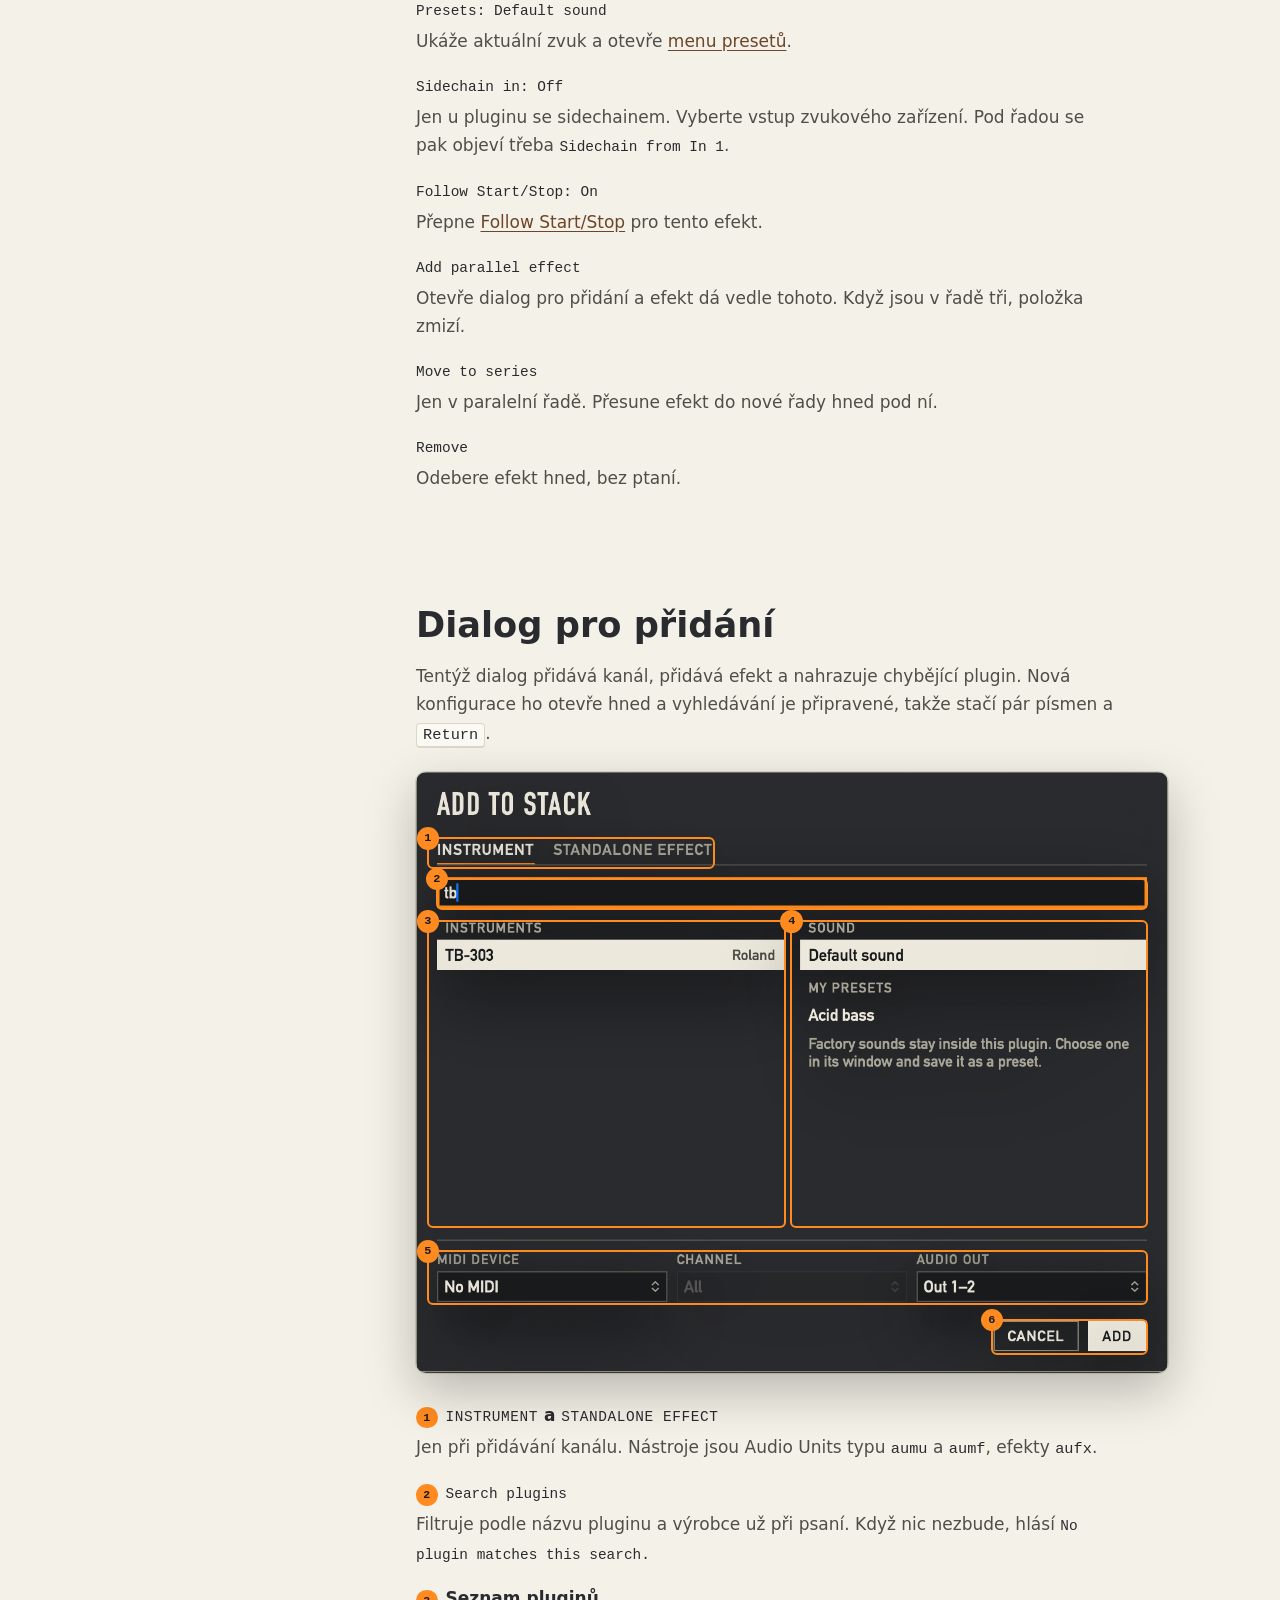
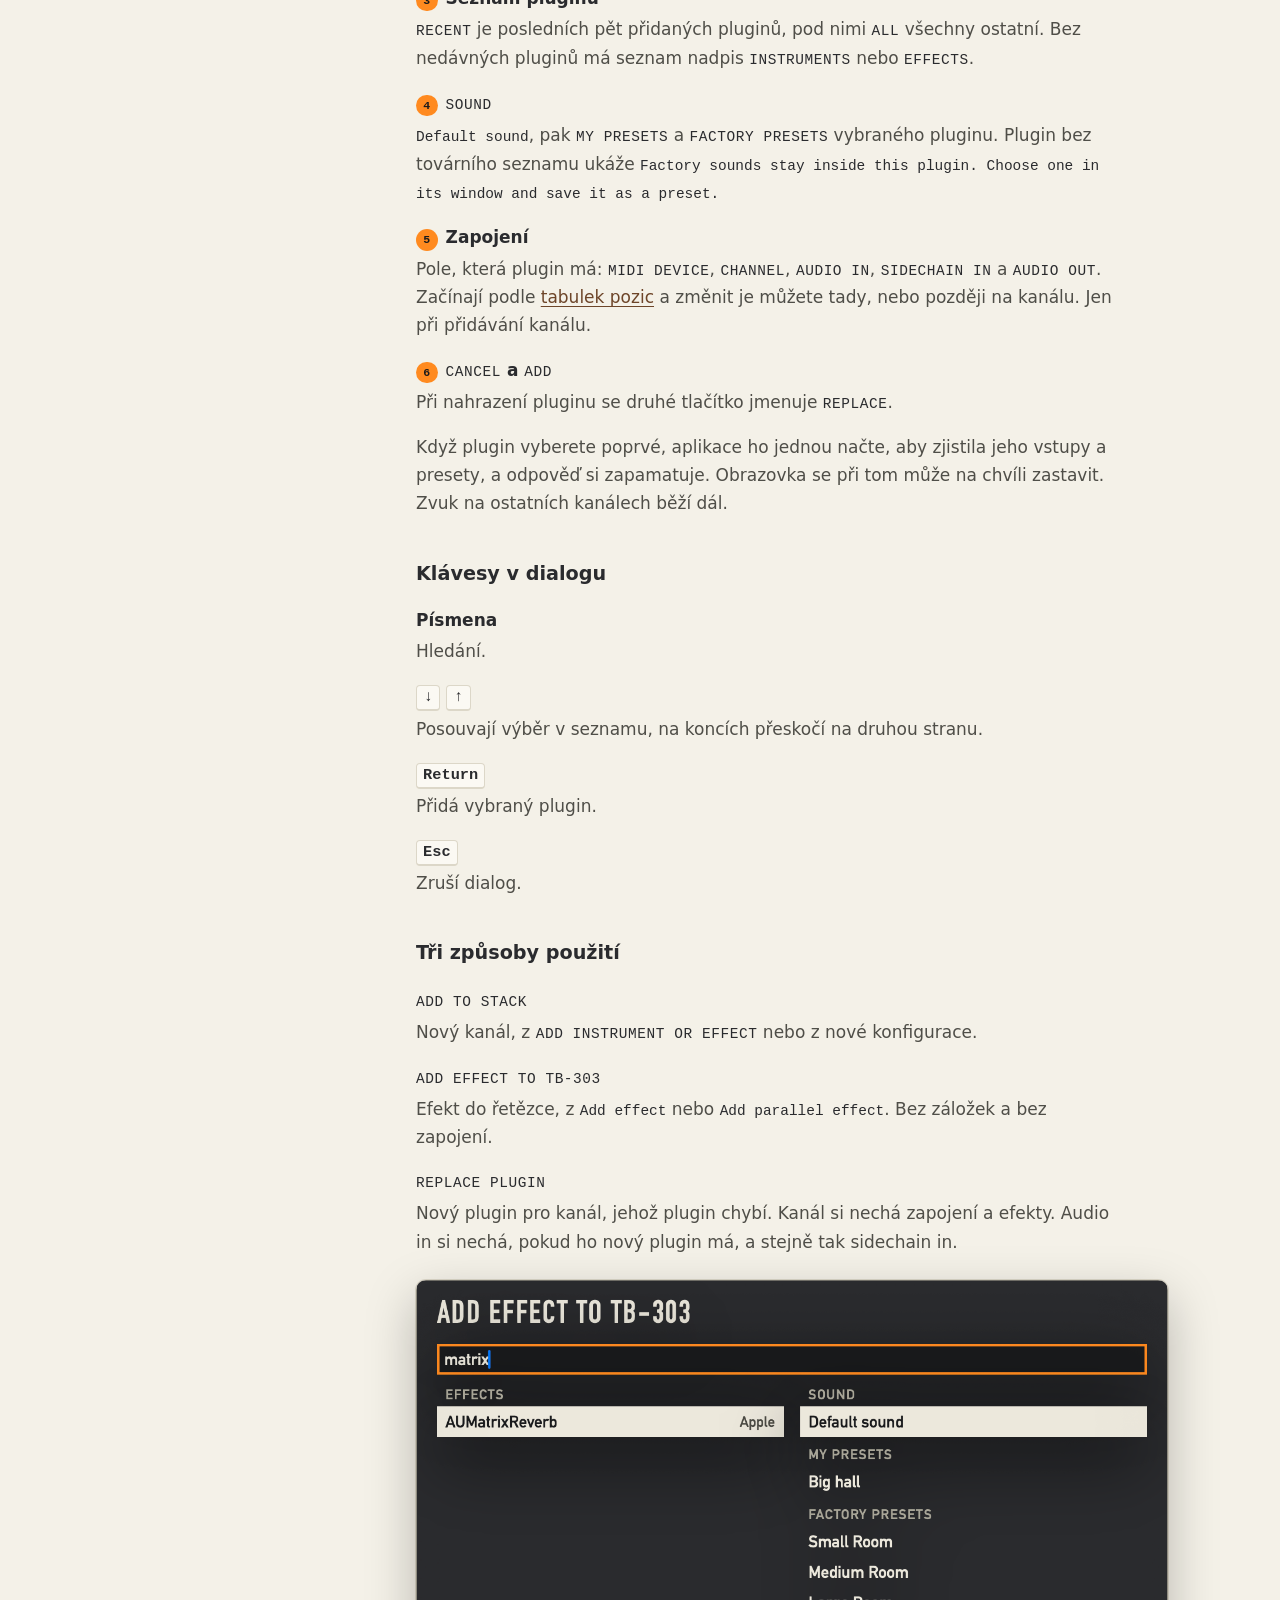
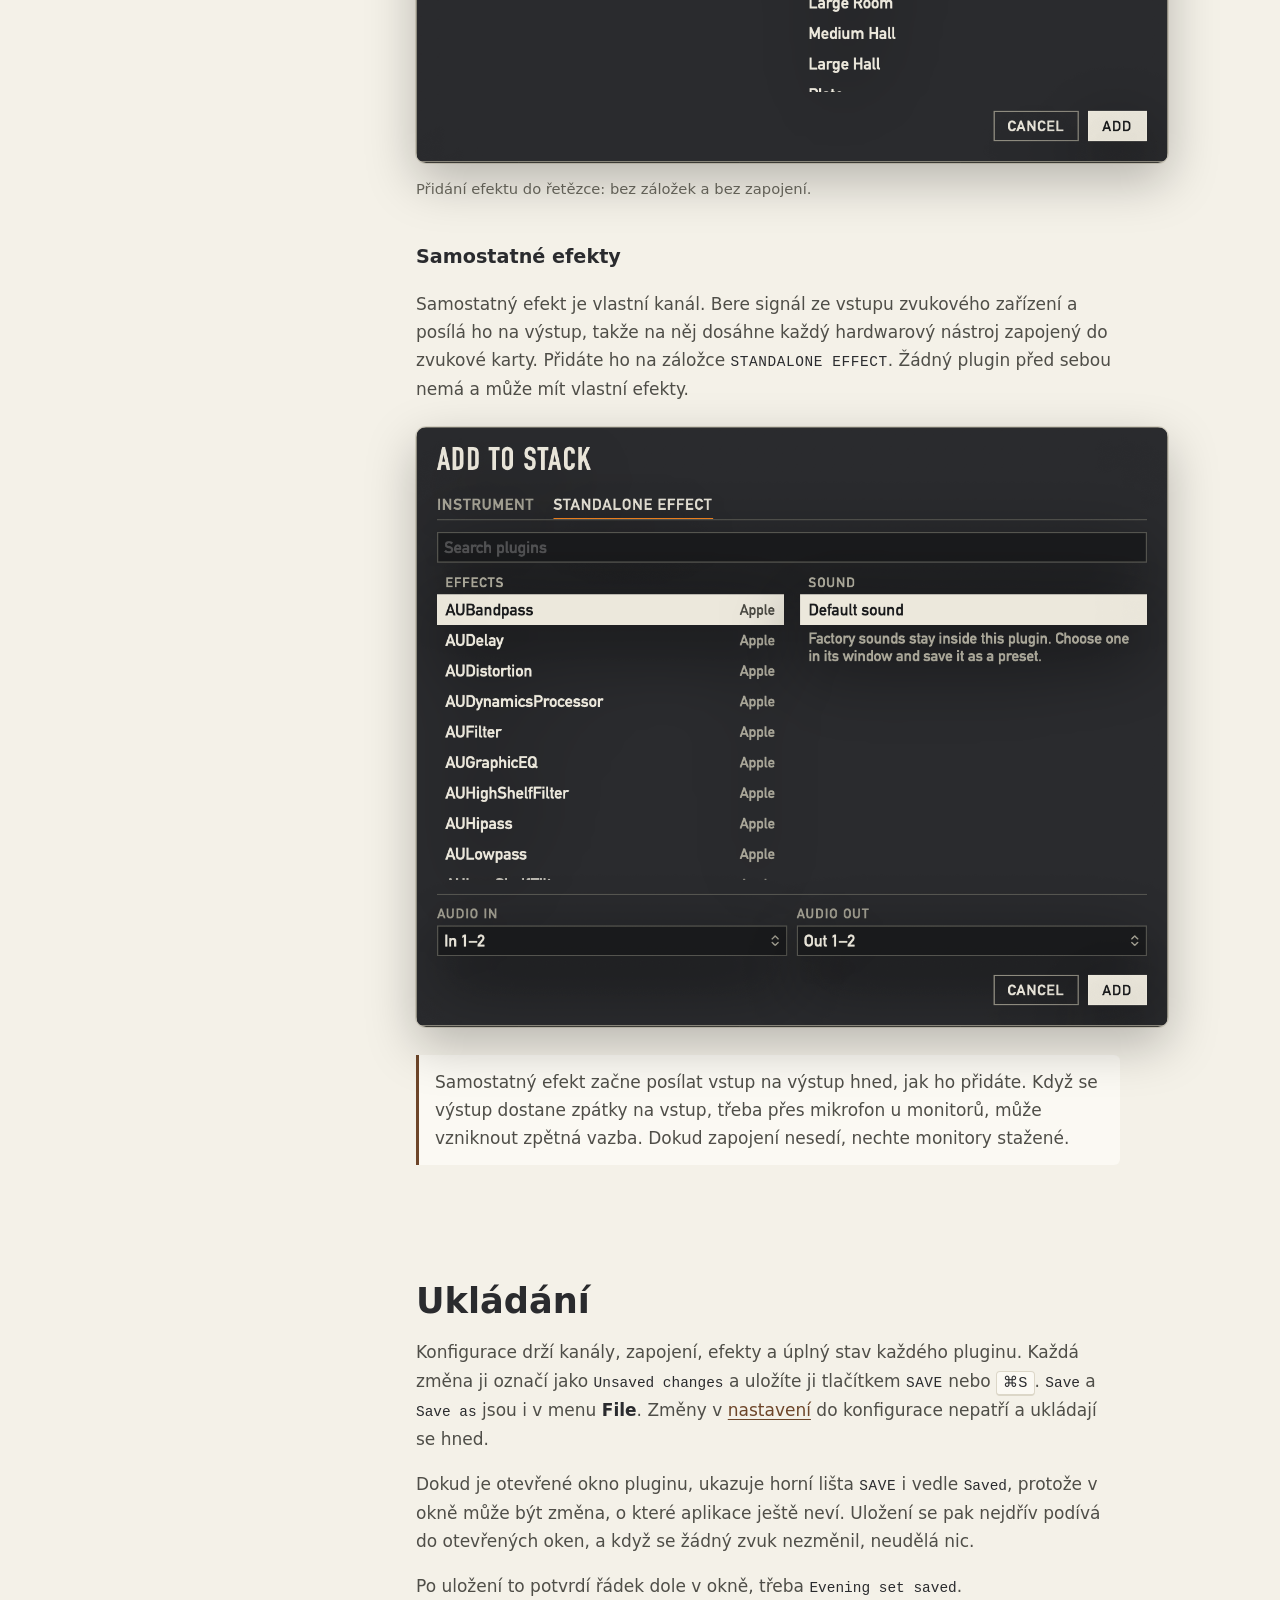
<file: docs/cs/manual.html>
<!doctype html>
<html lang="cs">
<head>
<meta charset="utf-8">
<meta name="viewport" content="width=device-width, initial-scale=1">
<title>Pluginarium – manuál</title>
<meta name="description" content="Manuál aplikace Pluginarium: všechny ovládací prvky s označenými snímky obrazovky.">
<link rel="alternate" hreflang="en" href="https://jiripisa.github.io/pluginarium/manual.html">
<link rel="alternate" hreflang="cs" href="https://jiripisa.github.io/pluginarium/cs/manual.html">
<link rel="alternate" hreflang="x-default" href="https://jiripisa.github.io/pluginarium/manual.html">
<link rel="icon" href="../assets/icon.png">
<link rel="stylesheet" href="../assets/site.css">
<link rel="stylesheet" href="../assets/manual.css">
</head>
<body>

<header class="wrap masthead">
  <a class="brand" href="index.html"><img src="../assets/icon.png" alt="" width="32" height="32">Pluginarium</a>
  <nav aria-label="Web">
    <a href="index.html">Přehled</a>
    <a href="manual.html" aria-current="page">Manuál</a>
    <a href="index.html#get">Stáhnout</a>
    <a class="lang" href="../manual.html" hreflang="en" lang="en">English</a>
  </nav>
</header>

<main>
  <div class="wrap title">
    <h1>Manuál</h1>
    <p>Každý ovládací prvek aplikace Pluginarium 0.1.0: kde ho najdete a co dělá.
    Rámečky ve snímcích označují prvek, o kterém text mluví. Popisky ovládacích prvků
    jsou anglicky, přesně jak je ukazuje aplikace.</p>
  </div>

  <div class="wrap layout">
    <nav class="toc" aria-label="Obsah">
      <p>Obsah</p>
      <ol>
        <li><a href="#start">Začínáme</a></li>
        <li><a href="#start-screen">Úvodní obrazovka</a></li>
        <li><a href="#mixer">Mixér</a>
          <ol>
            <li><a href="#topbar">Horní lišta</a></li>
          </ol>
        </li>
        <li><a href="#channel">Kanál</a>
          <ol>
            <li><a href="#midi-in">MIDI in</a></li>
            <li><a href="#audio-in">Audio in</a></li>
            <li><a href="#sidechain-in">Sidechain in</a></li>
            <li><a href="#audio-out">Audio out</a></li>
            <li><a href="#open-plugin">Open plugin</a></li>
            <li><a href="#follow">Follow Start/Stop</a></li>
          </ol>
        </li>
        <li><a href="#presets">Presety</a></li>
        <li><a href="#effects">Efekty</a></li>
        <li><a href="#add">Dialog pro přidání</a>
          <ol>
            <li><a href="#standalone">Samostatné efekty</a></li>
          </ol>
        </li>
        <li><a href="#saving">Ukládání</a></li>
        <li><a href="#settings">Nastavení</a>
          <ol>
            <li><a href="#device">Zvukové zařízení</a></li>
            <li><a href="#positions">Tabulky pozic</a></li>
          </ol>
        </li>
        <li><a href="#clock">MIDI clock</a></li>
        <li><a href="#keys">Klávesnice</a></li>
        <li><a href="#faults">Poruchy</a></li>
        <li><a href="#microphone">Přístup k mikrofonu</a></li>
        <li><a href="#updates">Aktualizace</a></li>
        <li><a href="#limits">Omezení této verze</a></li>
      </ol>
    </nav>

    <article>

      <section id="start">
        <h2>Začínáme</h2>
        <p>Pluginarium hostuje Audio Units, takže Mac může v dawless studiu fungovat jako další
        nástroj a DAW přitom vůbec nespouštíte. Potřebuje macOS 15 nebo novější na Apple silicon.
        Umí jen Audio Units a hraje na pluginy, které už na Macu máte.</p>
        <ol>
          <li>Stáhněte obraz disku ze <a href="index.html#get">stránky ke stažení</a>
          a otevřete ho.</li>
          <li>Přetáhněte <b>Pluginarium</b> do složky <b>Aplikace</b> a spusťte ho odtamtud.
          Otevře se <a href="#start-screen">úvodní obrazovka</a>.</li>
          <li>Zvolte <span class="ui caps">New configuration</span>. Pokud má vaše zvukové
          zařízení vstupy, macOS se jednou zeptá na mikrofon; odpovězte mu. Víc v kapitole
          <a href="#microphone">Přístup k mikrofonu</a>.</li>
          <li><a href="#add">Dialog pro přidání</a> je otevřený a vyhledávání je připravené.
          Napište pár písmen z názvu pluginu a stiskněte <kbd>Return</kbd>. Plugin se objeví jako
          kanál 1 v <a href="#mixer">mixéru</a>.</li>
          <li>Na kanálu vyberte MIDI zařízení v části
          <a href="#midi-in"><span class="ui caps">MIDI in</span></a> a zkontrolujte
          <a href="#audio-out"><span class="ui caps">Audio out</span></a>. Na zařízení se čtyřmi
          a více výstupy začíná první nástroj na <span class="ui">Out 3–4</span>, ne na
          <span class="ui">Out 1–2</span>.</li>
          <li>Stiskněte <kbd>⌘S</kbd> a konfiguraci pojmenujte. Příště ji najdete na úvodní
          obrazovce.</li>
        </ol>
      </section>

      <section id="start-screen">
        <h2>Úvodní obrazovka</h2>
        <p>Aplikace se vždycky otevře tady. Na zvukové zařízení nesáhne, dokud neotevřete
        konfiguraci.</p>
        <figure class="fig">
          <div class="view" style="--iw:2560;--ih:1520;--zx:5;--zy:30;--zw:90;--zh:39">
            <img src="../assets/manual/start.png" alt="Úvodní obrazovka: vlevo nápis Pluginarium a kontrolka Ready, vpravo tři uložené konfigurace a tlačítka New configuration a Settings.">
            <span class="mark" style="--x:8.9;--y:56.8;--w:5.7;--h:3.5"><b>1</b></span>
            <span class="mark" style="--x:53;--y:34;--w:37.7;--h:26.5"><b>2</b></span>
            <span class="mark" style="--x:53;--y:62.4;--w:12.2;--h:3.6"><b>3</b></span>
            <span class="mark" style="--x:65.9;--y:62.4;--w:6.7;--h:3.6"><b>4</b></span>
          </div>
        </figure>
        <dl class="controls">
          <dt><span class="n">1</span><span class="ui caps">Ready</span></dt>
          <dd>Aplikace je připravená.</dd>
          <dt><span class="n">2</span>Uložené konfigurace</dt>
          <dd>Jeden řádek na konfiguraci, podle abecedy, pod názvem pluginy jednotlivých kanálů.
          Kliknutím ji otevřete v mixéru. Dokud nic uloženého nemáte, seznam hlásí
          <span class="ui">No configurations yet</span>. Když se řádky nevejdou, seznam se
          posouvá.</dd>
          <dt><span class="n">3</span><span class="ui caps">New configuration</span></dt>
          <dd>Otevře prázdný mixér a přes něj <a href="#add">dialog pro přidání</a>.</dd>
          <dt><span class="n">4</span><span class="ui caps">Settings</span></dt>
          <dd>Otevře <a href="#settings">nastavení</a>. Tlačítkem
          <span class="ui caps">Done</span> se vrátíte sem.</dd>
        </dl>
      </section>

      <section id="mixer">
        <h2>Mixér</h2>
        <p>Hlavní obrazovka. Kanály stojí vedle sebe jako sloupce mixážního pultu a signál teče
        shora dolů. Když je kanálů víc, než se vejde do okna, řada se posouvá do stran.</p>
        <figure class="fig">
          <div class="view" style="--iw:2560;--ih:1520">
            <img src="../assets/manual/mixer.png" alt="Mixér s konfigurací Evening set: horní lišta, čtyři nástrojové kanály s efekty a sloupec pro přidání kanálu.">
            <span class="mark" style="--x:2.5;--y:4.8;--w:95;--h:5.1"><b>1</b></span>
            <span class="mark" style="--x:2.5;--y:10.6;--w:58.8;--h:88.8"><b>2</b></span>
            <span class="mark" style="--x:61.4;--y:10.6;--w:8.1;--h:88.8"><b>3</b></span>
          </div>
          <figcaption>Konfigurace se čtyřmi nástroji.</figcaption>
        </figure>
        <dl class="controls">
          <dt><span class="n">1</span><a href="#topbar">Horní lišta</a></dt>
          <dd>Konfigurace a stav jejího uložení, MIDI clock, zatížení CPU a nastavení.</dd>
          <dt><span class="n">2</span><a href="#channel">Kanály</a></dt>
          <dd>Jeden sloupec na nástroj nebo samostatný efekt, očíslované v pořadí přidání.</dd>
          <dt><span class="n">3</span><span class="ui caps">Add instrument or effect</span></dt>
          <dd>Otevře <a href="#add">dialog pro přidání</a> nového kanálu.</dd>
        </dl>
        <p>Konfigurace hraje hned, jak ji otevřete. Tlačítko pro přehrávání tu není: pluginy
        zní, jakmile dostanou MIDI nebo audio.</p>

        <h3 id="topbar">Horní lišta</h3>
        <figure class="fig">
          <div class="view" style="--iw:2560;--ih:1520;--zx:2;--zy:3.8;--zw:32;--zh:6.4">
            <img src="../assets/manual/mixer.png" alt="Levý konec horní lišty: název konfigurace se šipkou menu a slovo Saved.">
            <span class="mark" style="--x:2.4;--y:4.6;--w:11;--h:4.2"><b>1</b></span>
            <span class="mark" style="--x:14;--y:5.2;--w:3.2;--h:3.4"><b>2</b></span>
          </div>
        </figure>
        <figure class="fig">
          <div class="view" style="--iw:2558;--ih:160">
            <img src="../assets/manual/topbar-unsaved.png" alt="Horní lišta po změně: vedle názvu konfigurace Unsaved changes a tlačítko Save.">
          </div>
          <figcaption>Po změně.</figcaption>
        </figure>
        <figure class="fig">
          <div class="view" style="--iw:2560;--ih:1520;--zx:76;--zy:3.8;--zw:23;--zh:6.4">
            <img src="../assets/manual/mixer.png" alt="Pravý konec horní lišty: No MIDI clock se zhasnutou kontrolkou, zatížení CPU a tlačítko Settings.">
            <span class="mark" style="--x:78.1;--y:5.3;--w:7.4;--h:3.4"><b>3</b></span>
            <span class="mark" style="--x:86;--y:5.3;--w:4.1;--h:3.4"><b>4</b></span>
            <span class="mark" style="--x:90.9;--y:5.2;--w:6.7;--h:3.6"><b>5</b></span>
          </div>
        </figure>
        <dl class="controls">
          <dt><span class="n">1</span>Název konfigurace <span class="ui">▾</span></dt>
          <dd>Otevře menu konfigurací, popsané níž. Konfigurace, která ještě nemá jméno, se
          jmenuje <span class="ui caps">New configuration</span>.</dd>
          <dt><span class="n">2</span>Stav uložení</dt>
          <dd><span class="ui">Saved</span> nebo <span class="ui">Unsaved changes</span>, a pokud
          je co ukládat, i tlačítko <span class="ui caps">Save</span>. Víc v kapitole
          <a href="#saving">Ukládání</a>. Nová konfigurace bez kanálů tu neukazuje nic.</dd>
          <dt><span class="n">3</span>MIDI clock</dt>
          <dd><span class="ui">No MIDI clock</span> se zhasnutou kontrolkou, nebo zdroj a jeho
          tempo, třeba <span class="ui">Hapax clock, 120.0 BPM</span>, a kontrolka bliká do
          rytmu. Víc v kapitole <a href="#clock">MIDI clock</a>.</dd>
          <dt><span class="n">4</span>Zatížení CPU</dt>
          <dd>Kolik z času určeného pro audio aplikace spotřebuje, třeba
          <span class="ui">CPU 17 %</span>.</dd>
          <dt><span class="n">5</span><span class="ui caps">Settings</span></dt>
          <dd>Otevře <a href="#settings">nastavení</a>. Tlačítkem <span class="ui caps">Done</span>
          se vrátíte do mixéru a konfigurace mezitím hraje dál.</dd>
        </dl>
        <p>Hlášení o zvuku se objevují ve stejné liště, vlevo od MIDI clocku:
        <span class="ui">Audio device missing</span>, <span class="ui">Audio could not start</span>,
        <span class="ui">Waiting for microphone access</span> a
        <span class="ui">Microphone access denied, inputs are silent</span>. Víc v kapitole
        <a href="#faults">Poruchy</a>.</p>

        <h4>Menu konfigurací</h4>
        <figure class="fig small">
          <img src="../assets/manual/menu-configuration.png" alt="Menu konfigurací: Load configuration se třemi názvy, aktuální jantarově, pod tím New configuration a Save as.">
        </figure>
        <dl class="controls">
          <dt><span class="ui">Load configuration</span></dt>
          <dd>Vaše konfigurace podle abecedy, aktuální je jantarová. Výběr nahradí to, co právě
          hraje. Na neuložené změny se aplikace nejdřív <a href="#saving">zeptá</a>.</dd>
          <dt><span class="ui">New configuration</span></dt>
          <dd>Založí prázdnou konfiguraci a otevře <a href="#add">dialog pro přidání</a>.</dd>
          <dt><span class="ui">Save as</span></dt>
          <dd>Uloží kopii pod novým názvem, který začíná starým názvem se slovem
          <span class="ui">copy</span>. Dál pracujete v kopii a původní konfigurace zůstává tak,
          jak byla uložená.</dd>
        </dl>
      </section>

      <section id="channel">
        <h2>Kanál</h2>
        <p>V kanálu je jeden nástrojový plugin nebo jeden samostatný efekt. Kanál ukazuje jen to,
        co jeho plugin umí použít, takže běžný syntezátor nemá žádná pole pro audio vstupy. Kanál
        samostatného efektu má trochu jiný odstín panelu.</p>
        <div class="side">
          <figure class="fig">
            <div class="view" style="--iw:2560;--ih:1520;--zx:2.5;--zy:10.6;--zw:14.7;--zh:88.8">
              <img src="../assets/manual/mixer.png" alt="Jeden kanál shora dolů: číslo a tlačítko odebrání, MIDI in, název pluginu, výběr presetu, Open plugin, Follow Start/Stop, efekty, měřič úrovně a Audio out.">
              <span class="mark" style="--x:2.8;--y:11.9;--w:14;--h:2.9"><b>1</b></span>
              <span class="mark" style="--x:2.8;--y:16;--w:14;--h:6.1"><b>2</b></span>
              <span class="mark" style="--x:2.8;--y:22.7;--w:14;--h:3.8"><b>3</b></span>
              <span class="mark" style="--x:2.8;--y:27.7;--w:14;--h:3"><b>4</b></span>
              <span class="mark" style="--x:2.8;--y:31.4;--w:14;--h:3.4"><b>5</b></span>
              <span class="mark" style="--x:2.8;--y:35;--w:14;--h:3.3"><b>6</b></span>
              <span class="mark" style="--x:2.8;--y:39.6;--w:14;--h:9.8"><b>7</b></span>
              <span class="mark" style="--x:2.8;--y:89.2;--w:14;--h:2.4"><b>8</b></span>
              <span class="mark" style="--x:2.8;--y:92.7;--w:14;--h:5.9"><b>9</b></span>
            </div>
          </figure>
          <dl class="controls">
            <dt><span class="n">1</span>Číslo a <span class="ui">×</span></dt>
            <dd>Místo kanálu v řadě a tlačítko, které ho odebere. Aplikace se nejdřív zeptá
            <span class="ui caps">Remove channel?</span></dd>
            <dt><span class="n">2</span><a href="#midi-in"><span class="ui caps">MIDI in</span></a></dt>
            <dd>Odkud plugin dostává noty. U pluginů, které je mají, se tu objeví i
            <a href="#audio-in"><span class="ui caps">Audio in</span></a> a
            <a href="#sidechain-in"><span class="ui caps">Sidechain in</span></a>.</dd>
            <dt><span class="n">3</span>Název pluginu</dt>
            <dd>Dlouhý název se zmenší, a když to nestačí, zkrátí se. Celý ho ukáže tooltip.</dd>
            <dt><span class="n">4</span>Výběr presetu</dt>
            <dd>Aktuální zvuk. Kliknutím otevřete <a href="#presets">menu presetů</a>.</dd>
            <dt><span class="n">5</span><a href="#open-plugin"><span class="ui caps">Open plugin</span></a></dt>
            <dd>Otevře vlastní okno pluginu.</dd>
            <dt><span class="n">6</span><a href="#follow"><span class="ui caps">Follow Start/Stop</span></a></dt>
            <dd>Jestli se plugin rozjíždí a zastavuje s MIDI clockem.</dd>
            <dt><span class="n">7</span><a href="#effects"><span class="ui caps">Effects</span></a></dt>
            <dd>Efekty za pluginem. V nízkém okně se tahle část posouvá.</dd>
            <dt><span class="n">8</span>Měřič úrovně</dt>
            <dd>Dva pruhy pro levou a pravou stranu v rozsahu 60 dB. Ukazují, co z kanálu
            odchází.</dd>
            <dt><span class="n">9</span><a href="#audio-out"><span class="ui caps">Audio out</span></a></dt>
            <dd>Výstupní kanály zvukového zařízení.</dd>
          </dl>
        </div>

        <h3 id="midi-in">MIDI in</h3>
        <p>Mají ho pluginy, které berou MIDI. Levý výběr nabízí <span class="ui">No MIDI</span>
        a MIDI zdroje, jak je hlásí macOS, pod jejich systémovými názvy, včetně virtuálních portů.
        Pravý vybírá MIDI kanál: <span class="ui">All</span> nebo 1 až 16. Dokud je zařízení
        <span class="ui">No MIDI</span>, je zašedlý.</p>
        <p>Zdroj, který zmizel, zůstává v seznamu jako <span class="ui">Hapax (not connected)</span>
        a na kanálu svítí červeně <span class="ui">Hapax is not connected</span>. Zařízení za MIDI
        routerem může v seznamu zůstat i vypnuté, protože macOS dál hlásí port routeru.</p>

        <h3 id="audio-in">Audio in</h3>
        <p>Má ho plugin s hlavním audio vstupem, třeba vokodér, a vždycky samostatný efekt. Nabízí
        každý vstup zvukového zařízení jako mono kanál, třeba <span class="ui">In 1</span>, a pak
        stereo páry, třeba <span class="ui">In 1–2</span>.</p>
        <p>U nástroje začíná na <span class="ui">Off</span>, aby se do syntezátoru se vstupem
        nedostal signál omylem, a vokodér je bez mikrofonu, dokud mu ho nevyberete. Samostatný
        efekt <span class="ui">Off</span> nemá, protože jiný zdroj nemá. Plugin, který bere
        modulátor přes sidechain, ukáže místo toho <span class="ui caps">Sidechain in</span>.</p>

        <h3 id="sidechain-in">Sidechain in</h3>
        <p>Má ho plugin se sidechainovým vstupem. Nabízí stejné vstupy jako
        <span class="ui caps">Audio in</span> a na začátku <span class="ui">Off</span>. Zdrojem je
        vždycky vstup zvukového zařízení, nikdy jiný kanál. Efekt v řetězci si sidechain nastaví
        ve svém <a href="#effect-menu">menu slotu</a>.</p>

        <h3 id="audio-out">Audio out</h3>
        <p>Nabízí stereo páry zvukového zařízení, třeba <span class="ui">Out 3–4</span>, a pak
        jednotlivé mono kanály, třeba <span class="ui">Out 3</span>. Víc kanálů může sdílet jeden
        výstup, jejich signály se sečtou. Cesta, kterou zařízení nemá, zůstává v seznamu a kanál to
        červeně hlásí: <span class="ui">Out 5–6 is not available on this device</span>.</p>

        <h3 id="open-plugin">Open plugin</h3>
        <p><span class="ui caps">Open plugin</span> otevře vlastní okno pluginu nad mixérem
        a rozsvítí se kontrolka. Tlačítko se pak jmenuje <span class="ui caps">Close plugin</span>;
        červené tlačítko okna udělá totéž. Každý plugin má nejvýš jedno okno, velké tak, jak si
        plugin řekne.</p>
        <figure class="fig medium">
          <img src="../assets/manual/plugin-window.png" alt="Okno AUDelay od Applu otevřené z Pluginaria.">
          <figcaption>AUDelay od Applu ve vlastním okně.</figcaption>
        </figure>
        <p>Okna pluginů ustoupí dialogům a nastavení a pak se vrátí tam, kde byla. Plugin bez
        vlastního vzhledu dostane malé okno s textem <span class="ui">This plugin has no
        window</span>. Efekt otevírá své okno ze <a href="#effect-menu">menu slotu</a>.</p>

        <h3 id="follow">Follow Start/Stop</h3>
        <p>Přepínač určuje, co plugin uvidí z transportu MIDI clocku. Když na něm podržíte ukazatel,
        ukáže se tooltip. Tempo dostane každý plugin tak jako tak.</p>
        <dl class="controls">
          <dt>Kontrolka svítí, zapnuto</dt>
          <dd>Plugin vidí tempo i transport, takže arpeggiator nebo vnitřní sekvencer běží
          s vaším sekvencerem.</dd>
          <dt>Kontrolka nesvítí, vypnuto</dt>
          <dd>Plugin vidí jen tempo a transport pro něj pořád stojí. Delay drží tempo a vnitřní
          sekvencer se nerozjede.</dd>
        </dl>
        <p>U nástrojů je přepínač na začátku vypnutý, aby se sekvencer nerozjel s partem, o který
        jste nestáli. U efektů, samostatných i v řetězci, je zapnutý. Ukládá se do konfigurace.
        Noty a kontrolery jdou podle <span class="ui caps">MIDI in</span> bez ohledu na přepínač.</p>
      </section>

      <section id="presets">
        <h2>Presety</h2>
        <p>Preset je pojmenovaný otisk zvuku pluginu. Patří k pluginu, takže ho máte v každé
        konfiguraci, která ten plugin používá. Výběr presetu na kanálu ukazuje aktuální zvuk:</p>
        <dl class="controls">
          <dt><span class="ui">Default sound</span></dt>
          <dd>Plugin tak, jak se načte, nedotčený. Vybrat ho jde jen při přidání pluginu.</dd>
          <dt>Název</dt>
          <dd>Váš preset, nebo tovární preset.</dd>
          <dt><span class="ui">Custom sound</span></dt>
          <dd>Zvuk jste změnili v okně pluginu a žádný preset vybraný nebyl.</dd>
          <dt>Název s <span class="ui">(changed)</span></dt>
          <dd>Zvuk jste změnili potom, co jste vybrali svůj preset. Tovární presety tuhle značku
          nikdy nedostanou.</dd>
        </dl>
        <p>Pluginy o změně zvuku nedají vědět. Pluginarium proto porovná stav pluginu při otevření
        a zavření jeho okna, takže se změna projeví, když okno zavřete nebo uložíte.</p>
        <figure class="fig small">
          <img src="../assets/manual/menu-preset.png" alt="Menu presetů AUMatrixReverb: My presets a Factory presets se seznamem místností a sálů od Applu.">
          <figcaption>Plugin, který své tovární presety nabízí.</figcaption>
        </figure>
        <figure class="fig small">
          <img src="../assets/manual/menu-preset-empty.png" alt="Menu presetů TB-303: My presets s jedním presetem, věta o továrních zvucích a Save as preset.">
          <figcaption>Plugin, který je nenabízí.</figcaption>
        </figure>
        <dl class="controls">
          <dt><span class="ui">My presets</span></dt>
          <dd>Presety, které jste pro tento plugin uložili, nebo <span class="ui">None saved
          yet</span>. Aktuální je jantarový.</dd>
          <dt><span class="ui">Factory presets</span></dt>
          <dd>Zvuky, které plugin nabízí přes Audio Unit.</dd>
          <dt><span class="ui">Save as preset</span></dt>
          <dd>Zeptá se na název a uloží zvuk, který plugin právě má. Stejný název u stejného
          pluginu starý preset nahradí. Pole začíná názvem aktuálního zvuku.</dd>
        </dl>
        <h3>Proč některé pluginy tovární seznam nemají</h3>
        <p>Jestli hostitel uvidí tovární zvuky, rozhoduje plugin. Mariana je nabízí, TB-303
        a JUPITER-8 je drží ve vlastním okně. U takového pluginu menu říká
        <span class="ui">This plugin keeps its factory sounds in its own window. Open it, choose a
        sound and save it here.</span> Stačí to udělat jednou a zvuk je od té chvíle váš preset.</p>
        <h3>Co se stane s uloženým presetem</h3>
        <p>Preset je uložený natrvalo v tu chvíli, kdy ho uložíte, i když pak u konfigurace zvolíte
        <span class="ui caps">Don't save</span>. Na konfiguraci čeká jen to, že ho používá. Víc
        v kapitole <a href="#saving">Ukládání</a>. Konfigurace drží úplný stav každého pluginu,
        takže pozdější změna presetu dřív uloženou konfiguraci nezmění.</p>
      </section>

      <section id="effects">
        <h2>Efekty</h2>
        <p>Efekty v řetězci kanálu zpracovávají plugin toho kanálu. Signál dostávají z řetězce,
        takže jediný vstup, který můžou mít, je sidechain.</p>
        <figure class="fig">
          <div class="view" style="--iw:2560;--ih:1520;--zx:16.5;--zy:39;--zw:30;--zh:16">
            <img src="../assets/manual/mixer.png" alt="Dva řetězce efektů: AUDelay a AUMatrixReverb vedle sebe spojené čarami a tytéž dva efekty pod sebou.">
            <span class="mark" style="--x:17.9;--y:42.4;--w:13.2;--h:5.1"><b>1</b></span>
            <span class="mark" style="--x:32.7;--y:42.4;--w:13;--h:7"><b>2</b></span>
            <span class="mark" style="--x:32.7;--y:49.8;--w:13;--h:3.3"><b>3</b></span>
          </div>
        </figure>
        <dl class="controls">
          <dt><span class="n">1</span>Paralelně</dt>
          <dd>Efekty vedle sebe v jedné řadě běží paralelně, spojené čarami rozdělení a sloučení.
          V řadě můžou být až tři. Větve se sčítají ve stejné úrovni; poměr nastavíte ovladači wet
          a dry v jednotlivých pluginech.</dd>
          <dt><span class="n">2</span>Sériově</dt>
          <dd>Řady běží shora dolů a každá krmí tu další.</dd>
          <dt><span class="n">3</span><span class="ui">Add effect</span></dt>
          <dd>Otevře <a href="#add">dialog pro přidání</a> a efekt dá do nové řady na konec
          řetězce.</dd>
        </dl>
        <h3 id="effect-menu">Menu slotu</h3>
        <p>Kliknutím na efekt otevřete jeho menu. Efekt, který se nenačetl, má název červeně
        a důvod je v tooltipu; plugin kanálu hraje dál.</p>
        <figure class="fig small">
          <img src="../assets/manual/menu-effect.png" alt="Menu slotu efektu: Open plugin, Presets, Follow Start/Stop, Add parallel effect, Move to series a Remove.">
        </figure>
        <dl class="controls">
          <dt><span class="ui">Open plugin</span> / <span class="ui">Close plugin</span></dt>
          <dd>Vlastní okno efektu.</dd>
          <dt><span class="ui">Presets: Default sound</span></dt>
          <dd>Ukáže aktuální zvuk a otevře <a href="#presets">menu presetů</a>.</dd>
          <dt><span class="ui">Sidechain in: Off</span></dt>
          <dd>Jen u pluginu se sidechainem. Vyberte vstup zvukového zařízení. Pod řadou se pak
          objeví třeba <span class="ui">Sidechain from In 1</span>.</dd>
          <dt><span class="ui">Follow Start/Stop: On</span></dt>
          <dd>Přepne <a href="#follow">Follow Start/Stop</a> pro tento efekt.</dd>
          <dt><span class="ui">Add parallel effect</span></dt>
          <dd>Otevře dialog pro přidání a efekt dá vedle tohoto. Když jsou v řadě tři, položka
          zmizí.</dd>
          <dt><span class="ui">Move to series</span></dt>
          <dd>Jen v paralelní řadě. Přesune efekt do nové řady hned pod ní.</dd>
          <dt><span class="ui">Remove</span></dt>
          <dd>Odebere efekt hned, bez ptaní.</dd>
        </dl>
      </section>

      <section id="add">
        <h2>Dialog pro přidání</h2>
        <p>Tentýž dialog přidává kanál, přidává efekt a nahrazuje chybějící plugin. Nová
        konfigurace ho otevře hned a vyhledávání je připravené, takže stačí pár písmen
        a <kbd>Return</kbd>.</p>
        <figure class="fig">
          <div class="view" style="--iw:1280;--ih:1022">
            <img src="../assets/manual/add-instrument.png" alt="Dialog Add to stack: záložky Instrument a Standalone effect, vyhledávání, seznam pluginů, sloupec Sound, pole zapojení a tlačítka Cancel a Add.">
            <span class="mark" style="--x:1.4;--y:10.8;--w:38.4;--h:5.3"><b>1</b></span>
            <span class="mark" style="--x:2.6;--y:17.5;--w:94.8;--h:5.4"><b>2</b></span>
            <span class="mark" style="--x:1.4;--y:24.6;--w:47.8;--h:51.2"><b>3</b></span>
            <span class="mark" style="--x:49.8;--y:24.6;--w:47.6;--h:51.2"><b>4</b></span>
            <span class="mark" style="--x:1.4;--y:79.6;--w:96;--h:9.1"><b>5</b></span>
            <span class="mark" style="--x:76.4;--y:91;--w:21;--h:6"><b>6</b></span>
          </div>
        </figure>
        <dl class="controls">
          <dt><span class="n">1</span><span class="ui caps">Instrument</span> a <span class="ui caps">Standalone effect</span></dt>
          <dd>Jen při přidávání kanálu. Nástroje jsou Audio Units typu <code>aumu</code>
          a <code>aumf</code>, efekty <code>aufx</code>.</dd>
          <dt><span class="n">2</span><span class="ui">Search plugins</span></dt>
          <dd>Filtruje podle názvu pluginu a výrobce už při psaní. Když nic nezbude, hlásí
          <span class="ui">No plugin matches this search.</span></dd>
          <dt><span class="n">3</span>Seznam pluginů</dt>
          <dd><span class="ui caps">Recent</span> je posledních pět přidaných pluginů, pod nimi
          <span class="ui caps">All</span> všechny ostatní. Bez nedávných pluginů má seznam nadpis
          <span class="ui caps">Instruments</span> nebo <span class="ui caps">Effects</span>.</dd>
          <dt><span class="n">4</span><span class="ui caps">Sound</span></dt>
          <dd><span class="ui">Default sound</span>, pak <span class="ui caps">My presets</span>
          a <span class="ui caps">Factory presets</span> vybraného pluginu. Plugin bez továrního
          seznamu ukáže <span class="ui">Factory sounds stay inside this plugin. Choose one in its
          window and save it as a preset.</span></dd>
          <dt><span class="n">5</span>Zapojení</dt>
          <dd>Pole, která plugin má: <span class="ui caps">MIDI device</span>,
          <span class="ui caps">Channel</span>, <span class="ui caps">Audio in</span>,
          <span class="ui caps">Sidechain in</span> a <span class="ui caps">Audio out</span>.
          Začínají podle <a href="#positions">tabulek pozic</a> a změnit je můžete tady, nebo
          později na kanálu. Jen při přidávání kanálu.</dd>
          <dt><span class="n">6</span><span class="ui caps">Cancel</span> a <span class="ui caps">Add</span></dt>
          <dd>Při nahrazení pluginu se druhé tlačítko jmenuje <span class="ui caps">Replace</span>.</dd>
        </dl>
        <p>Když plugin vyberete poprvé, aplikace ho jednou načte, aby zjistila jeho vstupy
        a presety, a odpověď si zapamatuje. Obrazovka se při tom může na chvíli zastavit. Zvuk na
        ostatních kanálech běží dál.</p>
        <h3>Klávesy v dialogu</h3>
        <dl class="controls">
          <dt>Písmena</dt>
          <dd>Hledání.</dd>
          <dt><kbd>↓</kbd> <kbd>↑</kbd></dt>
          <dd>Posouvají výběr v seznamu, na koncích přeskočí na druhou stranu.</dd>
          <dt><kbd>Return</kbd></dt>
          <dd>Přidá vybraný plugin.</dd>
          <dt><kbd>Esc</kbd></dt>
          <dd>Zruší dialog.</dd>
        </dl>
        <h3>Tři způsoby použití</h3>
        <dl class="controls">
          <dt><span class="ui caps">Add to stack</span></dt>
          <dd>Nový kanál, z <span class="ui caps">Add instrument or effect</span> nebo z nové
          konfigurace.</dd>
          <dt><span class="ui caps">Add effect to TB-303</span></dt>
          <dd>Efekt do řetězce, z <span class="ui">Add effect</span> nebo
          <span class="ui">Add parallel effect</span>. Bez záložek a bez zapojení.</dd>
          <dt><span class="ui caps">Replace plugin</span></dt>
          <dd>Nový plugin pro kanál, jehož plugin chybí. Kanál si nechá zapojení a efekty. Audio
          in si nechá, pokud ho nový plugin má, a stejně tak sidechain in.</dd>
        </dl>
        <figure class="fig">
          <div class="view" style="--iw:1280;--ih:822">
            <img src="../assets/manual/add-effect.png" alt="Dialog Add effect to TB-303 s vybraným AUMatrixReverb a jeho továrními presety ve sloupci Sound.">
          </div>
          <figcaption>Přidání efektu do řetězce: bez záložek a bez zapojení.</figcaption>
        </figure>

        <h3 id="standalone">Samostatné efekty</h3>
        <p>Samostatný efekt je vlastní kanál. Bere signál ze vstupu zvukového zařízení a posílá ho
        na výstup, takže na něj dosáhne každý hardwarový nástroj zapojený do zvukové karty. Přidáte
        ho na záložce <span class="ui caps">Standalone effect</span>. Žádný plugin před sebou nemá
        a může mít vlastní efekty.</p>
        <figure class="fig">
          <div class="view" style="--iw:1280;--ih:1022">
            <img src="../assets/manual/add-standalone.png" alt="Dialog pro přidání na záložce Standalone effect s poli Audio in a Audio out.">
          </div>
        </figure>
        <div class="note"><p>Samostatný efekt začne posílat vstup na výstup hned, jak ho přidáte.
        Když se výstup dostane zpátky na vstup, třeba přes mikrofon u monitorů, může vzniknout
        zpětná vazba. Dokud zapojení nesedí, nechte monitory stažené.</p></div>
      </section>

      <section id="saving">
        <h2>Ukládání</h2>
        <p>Konfigurace drží kanály, zapojení, efekty a úplný stav každého pluginu. Každá změna ji
        označí jako <span class="ui">Unsaved changes</span> a uložíte ji tlačítkem
        <span class="ui caps">Save</span> nebo <kbd>⌘S</kbd>. <span class="ui">Save</span>
        a <span class="ui">Save as</span> jsou i v menu <b>File</b>. Změny v
        <a href="#settings">nastavení</a> do konfigurace nepatří a ukládají se hned.</p>
        <p>Dokud je otevřené okno pluginu, ukazuje horní lišta <span class="ui caps">Save</span>
        i vedle <span class="ui">Saved</span>, protože v okně může být změna, o které aplikace
        ještě neví. Uložení se pak nejdřív podívá do otevřených oken, a když se žádný zvuk
        nezměnil, neudělá nic.</p>
        <p>Po uložení to potvrdí řádek dole v okně, třeba <span class="ui">Evening set saved</span>.</p>
        <h3>Na co se aplikace ptá</h3>
        <figure class="fig medium">
          <img src="../assets/manual/dialog-save-changes.png" alt="Dialog Save changes? s tlačítky Don't save, Cancel a Save.">
        </figure>
        <dl class="controls">
          <dt><span class="ui caps">Save changes?</span></dt>
          <dd>Přijde, když s neuloženými změnami načítáte jinou konfiguraci, zakládáte novou nebo
          končíte. <span class="ui caps">Save</span> uloží a pokračuje,
          <span class="ui caps">Don't save</span> pokračuje a změny zahodí,
          <span class="ui caps">Cancel</span> zůstane, kde jste. <kbd>Return</kbd> znamená Save,
          <kbd>Esc</kbd> znamená Cancel.</dd>
          <dt><span class="ui caps">Save configuration</span></dt>
          <dd>Přijde při prvním uložení nové konfigurace a ptá se na název. Prázdný název potvrdit
          nejde.</dd>
          <dt><span class="ui caps">Save as</span></dt>
          <dd>Ptá se na název kopie.</dd>
        </dl>
        <figure class="fig medium">
          <img src="../assets/manual/dialog-save-preset.png" alt="Dialog Save preset s polem pro název a tlačítky Cancel a Save preset.">
        </figure>
        <figure class="fig medium">
          <img src="../assets/manual/dialog-update-configuration.png" alt="Dialog Update configuration? s tlačítky Not now a Save configuration.">
        </figure>
        <dl class="controls">
          <dt><span class="ui caps">Save preset</span></dt>
          <dd>Ptá se na název presetu.</dd>
          <dt><span class="ui caps">Update configuration?</span></dt>
          <dd>Přijde po uložení presetu v konfiguraci, která už uložená je.
          <span class="ui caps">Save configuration</span> uloží i konfiguraci,
          <span class="ui caps">Not now</span> ji nechá neuloženou. Preset je uložený tak jako tak.</dd>
          <dt><span class="ui caps">Remove channel?</span></dt>
          <dd>Přijde z tlačítka <span class="ui">×</span> na kanálu.
          <span class="ui caps">Remove</span> odebere kanál i s efekty a počítá se to jako každá
          jiná změna.</dd>
        </dl>
        <p>V konfiguraci, která ještě nikdy uložená nebyla, po uložení presetu žádná otázka
        nepřijde. Řádek dole řekne <span class="ui">Acid bass saved. It joins this configuration
        when you save it.</span></p>
        <p>Když aplikace nedokáže přečíst zvuk z pluginu, nechá jeho naposledy uložený stav a řádek
        dole to oznámí: <span class="ui">TB-303 could not be read, its last saved sound was kept</span>.</p>
      </section>

      <section id="settings">
        <h2>Nastavení</h2>
        <p>Otevřete je z úvodní obrazovky, z horní lišty nebo klávesami <kbd>⌘,</kbd>. Tlačítkem
        <span class="ui caps">Done</span> se vrátíte. Nastavení patří aplikaci, ne konfiguraci,
        a každá změna se ukládá hned.</p>
        <figure class="fig">
          <div class="view" style="--iw:2560;--ih:1520">
            <img src="../assets/manual/settings.png" alt="Nastavení: sekce Audio se System default a sample rate a buffer size jen ke čtení, sekce MIDI clock a tabulka Instrument positions.">
            <span class="mark" style="--x:1.9;--y:20.4;--w:19.8;--h:5.9"><b>1</b></span>
            <span class="mark" style="--x:22.6;--y:20.4;--w:19.2;--h:5.9"><b>2</b></span>
            <span class="mark" style="--x:42.7;--y:20.4;--w:19.2;--h:5.9"><b>3</b></span>
            <span class="mark" style="--x:1.9;--y:26.9;--w:21.6;--h:2.4"><b>4</b></span>
            <span class="mark" style="--x:1.9;--y:39.9;--w:60;--h:5.8"><b>5</b></span>
            <span class="mark" style="--x:1.9;--y:48.6;--w:60;--h:42.1"><b>6</b></span>
          </div>
        </figure>
        <dl class="controls">
          <dt><span class="n">1</span><span class="ui caps">Device</span></dt>
          <dd>Zvukové zařízení, přes které pluginy hrají a poslouchají:
          <span class="ui">System default</span> nebo zařízení ze seznamu.</dd>
          <dt><span class="n">2</span><span class="ui caps">Sample rate</span></dt>
          <dd>U vybraného zařízení <span class="ui">44.1 kHz</span>, <span class="ui">48 kHz</span>
          nebo <span class="ui">96 kHz</span>.</dd>
          <dt><span class="n">3</span><span class="ui caps">Buffer size</span></dt>
          <dd>U vybraného zařízení <span class="ui">64 samples</span>,
          <span class="ui">128 samples</span>, <span class="ui">256 samples</span> nebo
          <span class="ui">512 samples</span>.</dd>
          <dt><span class="n">4</span><span class="ui">Set by the system. Pick a device to change these.</span></dt>
          <dd>Objeví se u System default, kdy obě pole výše jen ukazují, co běží.</dd>
          <dt><span class="n">5</span><span class="ui caps">Clock source</span></dt>
          <dd><span class="ui">None</span> nebo MIDI zdroj. Víc v kapitole
          <a href="#clock">MIDI clock</a>.</dd>
          <dt><span class="n">6</span><span class="ui caps">Instrument positions</span></dt>
          <dd>Víc v kapitole <a href="#positions">Tabulky pozic</a>.
          <span class="ui caps">Effect positions</span> jsou o kus níž.</dd>
        </dl>

        <h3 id="device">Zvukové zařízení: System default, nebo vybrané zařízení</h3>
        <dl class="controls">
          <dt><span class="ui">System default</span></dt>
          <dd>Aplikace se řídí výchozím výstupem macOS a <b>do zařízení nic nezapisuje</b>. Běží
          na vzorkovací frekvenci a bufferu, které zařízení už má, a obě pole je zašedle ukazují.
          Tady je změnit nejde.</dd>
          <dt>Vybrané zařízení</dt>
          <dd>Aplikace <b>zapíše do zařízení vzorkovací frekvenci a velikost bufferu</b>, když se
          spouští zvuk, a pak při každé jejich změně. Výchozí uložené hodnoty jsou 48 kHz
          a 128 samples, takže výběr zařízení může změnit jeho dosavadní nastavení i pro ostatní
          aplikace.</dd>
        </dl>
        <p>Nové zařízení nebo vzorkovací frekvence restartuje zvuk a znovu načte pluginy; nový
        buffer restartuje zařízení pod stejnými pluginy. Vybrané zařízení, které zmizelo, zůstává
        v seznamu jako <span class="ui">(not connected)</span>. Dokud je nastavení na obrazovce,
        seznam sleduje, co hlásí macOS.</p>

        <h3 id="positions">Tabulky pozic</h3>
        <p>Nový kanál si vezme zapojení podle své pozice v řadě: první nástroj dostane řádek 1
        tabulky <span class="ui caps">Instrument positions</span>, druhý řádek 2 a tak dál.
        Samostatné efekty se počítají zvlášť v tabulce <span class="ui caps">Effect positions</span>.
        Tabulky si jednou nastavíte podle studia a kterýkoli kanál pak můžete změnit. Změna tabulky
        existující kanály neovlivní.</p>
        <figure class="fig">
          <div class="view" style="--iw:1588;--ih:1060">
            <img src="../assets/manual/settings-positions.png" alt="Nastavení posunuté dolů: tabulka Instrument positions se sedmi řádky a Effect positions se třemi.">
          </div>
        </figure>
        <dl class="controls">
          <dt><span class="ui caps">Instrument positions</span></dt>
          <dd>Sedm řádků, každý s <span class="ui caps">MIDI device</span>,
          <span class="ui caps">Channel</span> a <span class="ui caps">Audio out</span>. Začínají na
          <span class="ui">No MIDI</span> a <span class="ui">Out 3–4</span>, pak
          <span class="ui">Out 5–6</span> a tak dál až po <span class="ui">Out 15–16</span>.</dd>
          <dt><span class="ui caps">Effect positions</span></dt>
          <dd>Tři řádky, každý s <span class="ui caps">Audio in</span>
          a <span class="ui caps">Audio out</span>. Začínají na <span class="ui">In 9–10</span>
          do <span class="ui">Out 11–12</span> a každý další řádek je o pár výš.</dd>
        </dl>
        <p>Za posledním řádkem nové kanály používají ten poslední. Když zařízení kanály dané pozice
        nemá, nový kanál si vezme první stereo pár, který žádný kanál nepoužívá, a jinak první pár
        zařízení, takže hraje hned a nezůstane potichu.</p>
      </section>

      <section id="clock">
        <h2>MIDI clock</h2>
        <p>Zdroj vyberete v nastavení v poli <span class="ui caps">Clock source</span>. Pluginy
        s tempo syncem se jím pak řídí a na kanálech nic nastavovat nemusíte.</p>
        <p>Zprávy MIDI clocku do pluginů nikdy nejdou. Clock čte aplikace a každému pluginu předává
        tempo, pozici a to, jestli transport hraje. Tento transport řídí Start, Stop a Continue ze
        zdroje a <a href="#follow">Follow Start/Stop</a> rozhoduje, kdo ho uvidí.</p>
        <dl class="controls">
          <dt><span class="ui">Hapax clock, 120.0 BPM</span></dt>
          <dd>Clock přichází. Kontrolka bliká do rytmu.</dd>
          <dt><span class="ui">No MIDI clock</span></dt>
          <dd>Žádný zdroj není vybraný, nebo clock vteřinu nepřišel. Nezáleží na tom, jestli je
          zdroj dál připojený. Pluginy drží poslední tempo, a pokud žádné nebylo, 120 BPM. Když
          zdroj během hraní zmlkne, transport se zastaví.</dd>
        </dl>
      </section>

      <section id="keys">
        <h2>Klávesnice</h2>
        <dl class="controls">
          <dt><kbd>⌘S</kbd></dt>
          <dd><span class="ui">Save</span>, v menu <b>File</b>.</dd>
          <dt><kbd>⇧⌘S</kbd></dt>
          <dd><span class="ui">Save as</span>, v menu <b>File</b>.</dd>
          <dt><kbd>⌘,</kbd></dt>
          <dd><span class="ui">Settings…</span>, v menu <b>Pluginarium</b>.</dd>
          <dt><kbd>Return</kbd> a <kbd>Esc</kbd> v dialogu</dt>
          <dd>Return znamená vyplněné tlačítko, Esc zruší.</dd>
          <dt>V otevřeném menu</dt>
          <dd><kbd>↓</kbd> <kbd>↑</kbd> posouvají, <kbd>Return</kbd> nebo <kbd>Space</kbd> vybere,
          <kbd>Esc</kbd> zavře. Menu zavře i kliknutí jinam v mixéru.</dd>
        </dl>
        <p><span class="ui">New configuration</span> je v menu <b>File</b>, bez zkratky. Dokud je na
        obrazovce dialog nebo nastavení, tyto příkazy nefungují. Klávesy dialogu pro přidání jsou
        <a href="#add">popsané u něj</a>.</p>
      </section>

      <section id="faults">
        <h2>Poruchy</h2>
        <p>Konfigurace se otevře vždycky. Co chybí, se ukáže tam, kam to patří, a zbytek hraje.</p>
        <figure class="fig">
          <div class="view" style="--iw:2560;--ih:1520">
            <img src="../assets/manual/faults.png" alt="Mixér se třemi poruchami: nepřipojené MIDI zařízení, nenainstalovaný plugin s tlačítkem Replace plugin a výstup, který zařízení nemá.">
            <span class="mark" style="--x:2.8;--y:22.1;--w:14;--h:2.4"><b>1</b></span>
            <span class="mark" style="--x:17.8;--y:20.2;--w:13.4;--h:10.9"><b>2</b></span>
            <span class="mark" style="--x:32.4;--y:83.9;--w:12.4;--h:4.5"><b>3</b></span>
          </div>
          <figcaption>Konfigurace přenesená na Mac s jiným vybavením.</figcaption>
        </figure>
        <table class="faults">
          <thead><tr><th>Co vidíte</th><th>Co to znamená</th><th>Co s tím</th></tr></thead>
          <tbody>
            <tr>
              <td><span class="n">1</span><span class="ui">Hapax is not connected</span></td>
              <td>macOS tento MIDI zdroj už nehlásí.</td>
              <td>Připojte ho, nebo vyberte jiný zdroj v <span class="ui caps">MIDI in</span>.
              Když se zdroj vrátí, cesta se obnoví sama.</td>
            </tr>
            <tr>
              <td><span class="n">2</span><span class="ui">Plugin not installed on this Mac</span></td>
              <td>Plugin na tomto Macu není.</td>
              <td>Stiskněte <span class="ui caps">Replace plugin</span> a vyberte jiný, nebo ho
              nainstalujte a konfiguraci otevřete znovu. Uložený zvuk kanálu zůstává, dokud plugin
              nenahradíte.</td>
            </tr>
            <tr>
              <td><span class="n">3</span><span class="ui">Out 5–6 is not available on this device</span></td>
              <td>Zvukové zařízení tento výstup nemá. Stejně se hlásí i chybějící vstup.</td>
              <td>Vyberte na kanálu jinou cestu, nebo použijte zařízení, které ji má.</td>
            </tr>
            <tr>
              <td><span class="ui">Plugin failed to load</span></td>
              <td>Plugin tu je, ale nespustil se. Důvod je v tooltipu.</td>
              <td>Otevřete konfiguraci znovu, nebo plugin vyzkoušejte v jiném hostiteli.</td>
            </tr>
            <tr>
              <td>Název efektu červeně</td>
              <td>Efekt se nenačetl nebo není nainstalovaný. Tooltip řekne, který případ to je.</td>
              <td>Odeberte ho v <a href="#effect-menu">menu slotu</a> nebo ho nainstalujte. Plugin
              kanálu hraje dál.</td>
            </tr>
            <tr>
              <td><span class="ui">Loading</span></td>
              <td>Plugin se ještě spouští. Některým to trvá několik vteřin.</td>
              <td>Počkejte.</td>
            </tr>
            <tr>
              <td><span class="ui">Audio device missing</span></td>
              <td>Zařízení zmizelo. Konfigurace zůstává otevřená.</td>
              <td>Připojte ho a konfigurace zase začne hrát. Nebo vyberte v nastavení jiné
              zařízení.</td>
            </tr>
            <tr>
              <td><span class="ui">Audio could not start</span></td>
              <td>Zařízení se nepodařilo spustit. Důvod je v tooltipu.</td>
              <td>Ověřte, že zařízení funguje v jiných aplikacích. Aplikace to zkusí znovu při
              každé změně zařízení.</td>
            </tr>
            <tr>
              <td><span class="ui">Waiting for microphone access</span></td>
              <td>macOS se vás ptá na mikrofon. Dokud neodpovíte, nic nehraje.</td>
              <td>Odpovězte v dialogu macOS. Víc v kapitole
              <a href="#microphone">Přístup k mikrofonu</a>.</td>
            </tr>
            <tr>
              <td><span class="ui">Microphone access denied, inputs are silent</span></td>
              <td>macOS aplikaci nedovolí číst vstupy. Výstupy hrají dál.</td>
              <td>Víc v kapitole <a href="#microphone">Přístup k mikrofonu</a>.</td>
            </tr>
            <tr>
              <td><span class="ui">No MIDI clock</span></td>
              <td>Ze zdroje v nastavení nepřichází clock.</td>
              <td>Spusťte clock na sekvenceru, nebo zkontrolujte
              <span class="ui caps">Clock source</span>.</td>
            </tr>
            <tr>
              <td><span class="ui">Evening set could not be saved</span></td>
              <td>Soubor se nepodařilo zapsat. Konfigurace zůstává neuložená.</td>
              <td>Zkontrolujte disk a uložte znovu.</td>
            </tr>
            <tr>
              <td><span class="ui">Acid bass could not be loaded</span></td>
              <td>Plugin preset nepřijal.</td>
              <td>Vyberte jiný zvuk, nebo se podívejte do okna pluginu.</td>
            </tr>
          </tbody>
        </table>
      </section>

      <section id="microphone">
        <h2>Přístup k mikrofonu</h2>
        <p>macOS bere každý audio vstup jako mikrofon. Když poprvé otevřete konfiguraci na
        zařízení se vstupy, macOS se zeptá, jestli Pluginarium smí používat mikrofon, a uvede důvod
        <span class="ui">Pluginarium plays audio from your interface through your plugins.</span>
        Stane se to, i když zatím žádný kanál vstup nepoužívá.</p>
        <p>Dokud neodpovíte, žádné zvukové zařízení není otevřené: nic nehraje a horní lišta
        ukazuje <span class="ui">Waiting for microphone access</span>. Nastavení, menu i ukončení
        aplikace fungují dál. Odpovězte v dialogu macOS a konfigurace se rozběhne. macOS se ptá
        jen jednou.</p>
        <dl class="controls">
          <dt>Allow</dt>
          <dd><span class="ui caps">Audio in</span> a <span class="ui caps">Sidechain in</span>
          fungují.</dd>
          <dt>Don't Allow</dt>
          <dd>Výstupy hrají dál, vstupy jsou potichu a horní lišta ukazuje
          <span class="ui">Microphone access denied, inputs are silent</span>. Pluginů, které žádný
          vstup nepoužívají, se to netýká.</dd>
        </dl>
        <p>Odpověď změníte později tak, že Pluginarium zapnete v <b>Nastavení systému › Soukromí
        a zabezpečení › Mikrofon</b> a aplikaci spustíte znovu.</p>
      </section>

      <section id="updates">
        <h2>Aktualizace</h2>
        <p>Při každém spuštění se Pluginarium zeptá, jestli existuje novější verze, a pokud ano,
        nabídne ji. Bez vašeho souhlasu se nic nenainstaluje. <span class="ui">Check for
        Updates…</span> v menu aplikace se zeptá hned. Bez připojení k internetu se aplikace spustí
        jako obvykle.</p>
      </section>

      <section id="limits">
        <h2>Omezení této verze</h2>
        <ul>
          <li>Jen Audio Units typů <code>aumu</code>, <code>aumf</code> a <code>aufx</code>. Žádné
          VST ani VST3 a žádné pluginy, které existují jen pro Intel.</li>
          <li>Žádný MIDI learn a žádné ovládání parametrů pluginů z MIDI kontrolerů.</li>
          <li>Žádné fadery, panorama ani míchání hlasitostí. To dělá váš mixážní pult.</li>
          <li>Žádné nahrávání, sekvencování ani aranžování.</li>
          <li>Vždycky jen jedna konfigurace. Načtení další zastaví, co hraje, takže není určené pro
          přepínání během hraní.</li>
          <li>Sidechain přichází ze vstupu zvukového zařízení, ne z jiného kanálu.</li>
          <li>Žádná kompenzace latence. Audio, které prochází Macem, přijde o jednu cestu tam
          a zpět později a plugin hraný přes MIDI zní později než hardware spouštěný stejným
          sekvencerem. Držte buffer nízko a zbytek dorovnejte na sekvenceru.</li>
          <li>Žádný limiter. Aplikace jen ztiší neplatné vzorky a to, co z kanálu odchází, ořízne
          na +12 dB.</li>
          <li>Kanály nejde přeuspořádat a efekty jde přesunout jen z paralelní řady.</li>
          <li>Konfigurace a presety v aplikaci nejde přejmenovat ani smazat.
          <span class="ui">Save as</span> dá kopii nový název. Jsou to soubory ve složce
          <code>~/Library/Application Support/Pluginarium</code>; konfiguraci odstraníte tak, že
          při zavřené aplikaci smažete její soubor ve složce <code>configurations</code>. Název je
          uvnitř souboru, ne v názvu souboru.</li>
          <li>Aplikace se nespouští se startem Macu. Spuštění je na vás.</li>
          <li>Tato verze se zatím používala na MacBooku se čtyřvýstupovou zvukovou kartou. Cesty
          přes větší zvukovou kartu, MIDI router, hardwarový zdroj clocku a skutečné sidechainové
          pluginy ještě čekají na zkoušku ve studiu.</li>
        </ul>
      </section>

    </article>
  </div>
</main>

<footer>
  <div class="wrap">
    <span>Pluginarium, autor Jiří Píša. GPL-3.0. Manuál pro verzi 0.1.0.</span>
    <span><a href="index.html">Přehled</a></span>
  </div>
</footer>

</body>
</html>
</file>
<file: docs/assets/site.css>
/* Shared by index.html and manual.html. Colours are tokens; adjust --accent
   to the app's icon. Light and dark follow the system. */
:root {
  /* The panel of the app: cream legends, amber LED, walnut cheeks. */
  --bg: #f4f1e8;
  --panel: #fbf9f3;
  --line: #dcd7c8;
  --ink: #2a2b2e;
  --ink2: #4f4e48;
  --ink3: #6b695f;
  --accent: #6d4529;
  --accent-ink: #ffffff;
  --walnut: #6d4529;
  --led: #ff8a1f;
  --led-ink: #191a1c;
  --measure: 44rem;
  --gutter: clamp(1rem, 4vw, 3rem);
  color-scheme: light dark;
}
@media (prefers-color-scheme: dark) {
  :root {
    --bg: #2a2b2e;
    --panel: #191a1c;
    --line: #55554f;
    --ink: #ece8dc;
    --ink2: #c8c4b7;
    --ink3: #a9a698;
    --accent: #ff8a1f;
    --accent-ink: #191a1c;
  }
}
* { box-sizing: border-box; }
html { -webkit-text-size-adjust: 100%; scroll-padding-top: 1.5rem; }
body {
  margin: 0;
  background: var(--bg);
  border-top: 6px solid var(--walnut);
  color: var(--ink2);
  font: 1.0625rem/1.65 system-ui, -apple-system, "Segoe UI", sans-serif;
}
a { color: var(--accent); text-underline-offset: .2em; }
a:focus-visible, button:focus-visible { outline: 2px solid var(--accent); outline-offset: 3px; border-radius: 4px; }
code, kbd, pre { font-family: ui-monospace, "SF Mono", Menlo, monospace; font-size: .9em; }
code { color: var(--ink); }
b, strong { color: var(--ink); font-weight: 600; }
img { max-width: 100%; height: auto; }
.wrap { max-width: 72rem; margin: 0 auto; padding: 0 var(--gutter); }

.masthead { display: flex; align-items: center; justify-content: space-between; gap: 1rem; padding-block: 1.5rem; }
.brand { display: flex; align-items: center; gap: .6rem; color: var(--ink); text-decoration: none; font-weight: 650; }
.brand img { width: 2rem; height: 2rem; }
.masthead nav { display: flex; flex-wrap: wrap; justify-content: flex-end; gap: .4rem 1.4rem; }
.masthead nav a { color: var(--ink2); text-decoration: none; font-size: .95rem; }
.masthead nav a:hover, .masthead nav a[aria-current] { color: var(--ink); }
.masthead nav a.lang { padding: 0 .55rem; border: 1px solid var(--line); border-radius: 999px; font-size: .85rem; }

.hero { padding-block: clamp(2rem, 7vw, 5rem) 3rem; }
.hero h1 { margin: 0; color: var(--ink); font-size: clamp(2.6rem, 8vw, 5rem); line-height: 1; letter-spacing: -.02em; }
.lede { max-width: var(--measure); margin: 1.25rem 0 0; font-size: 1.25rem; }
.actions { display: flex; flex-wrap: wrap; align-items: center; gap: 1rem 1.5rem; margin-top: 2rem; }
.button {
  display: inline-flex; align-items: center; gap: .5rem; padding: .75rem 1.25rem; border-radius: 10px;
  background: var(--accent); color: var(--accent-ink); font-weight: 650; text-decoration: none;
}
.button svg { width: 1.1rem; height: 1.1rem; }
.meta { color: var(--ink3); font-size: .95rem; }
.shot { margin: 3rem 0 0; }
.shot img { display: block; border-radius: 12px; box-shadow: 0 18px 50px rgba(0,0,0,.25), 0 0 0 1px var(--line); }

section { padding-block: 3rem; border-top: 1px solid var(--line); }
section h2 { margin: 0 0 1rem; color: var(--ink); font-size: clamp(1.6rem, 3.5vw, 2.2rem); line-height: 1.15; }
section p, section li { max-width: var(--measure); }
.grid { display: grid; grid-template-columns: repeat(auto-fit, minmax(16rem, 1fr)); gap: 2rem; }
.grid p { margin-top: 0; }
.grid h3 { margin: 0 0 .4rem; color: var(--ink); font-size: 1.1rem; }
pre { overflow-x: auto; padding: 1rem; border-radius: 8px; background: var(--panel); border: 1px solid var(--line); color: var(--ink); }

footer { padding-block: 2.5rem 3rem; color: var(--ink3); font-size: .9rem; border-top: 1px solid var(--line); }
footer .wrap { display: flex; flex-wrap: wrap; justify-content: space-between; gap: 1rem; }
footer a { color: var(--ink2); }

@media (max-width: 640px) {
  .masthead nav a:not(.lang):not(:first-child) { display: none; }
}
</file>
<file: ui-prototype/styles.css>
:root {
  color-scheme: dark;
  --panel: #2a2b2e;
  --panel-deep: #191a1c;
  --panel-raised: #333438;
  --legend: #ece8dc;
  --muted: #a9a698;
  --line: #55554f;
  --line-strong: #8f8c80;
  --led: #ff8a1f;
  --led-soft: #ffb066;
  --fault: #ff6a52;
  --walnut: #6d4529;
  --walnut-dark: #553420;
  --cheek: 18px;
  --display: "DIN Condensed", "Avenir Next Condensed", "Arial Narrow", sans-serif;
  --text: "DIN Alternate", "Avenir Next", "Helvetica Neue", Arial, sans-serif;
}

* { box-sizing: border-box; }

html, body { height: 100%; margin: 0; }

body {
  background: var(--panel);
  color: var(--legend);
  font: 14px/1.3 var(--text);
}

body::before, body::after {
  content: "";
  position: fixed;
  top: 0;
  bottom: 0;
  width: var(--cheek);
  background: repeating-linear-gradient(92deg, var(--walnut) 0 3px, var(--walnut-dark) 3px 4px, var(--walnut) 4px 9px);
  z-index: 5;
}
body::before { left: 0; }
body::after { right: 0; }

button, select, input { font: inherit; color: inherit; }
button { background: none; border: 0; padding: 0; cursor: pointer; }

:focus-visible { outline: 2px solid var(--led); outline-offset: 2px; }

#app {
  height: 100%;
  padding: 0 calc(var(--cheek) + 14px);
  display: flex;
  flex-direction: column;
}

/* Shared controls */
.key {
  border: 1px solid var(--line-strong);
  padding: 4px 11px;
  font-size: 12.5px;
  letter-spacing: .06em;
  text-transform: uppercase;
  white-space: nowrap;
}
.key:hover { border-color: var(--legend); }
.key.primary { background: var(--legend); border-color: var(--legend); color: var(--panel-deep); }
.key.primary:disabled { opacity: .4; cursor: not-allowed; }

.field {
  width: 100%;
  background: var(--panel-deep);
  border: 1px solid var(--line);
  border-radius: 0;
  padding: 5px 6px;
  min-width: 0;
}
.field:hover { border-color: var(--line-strong); }

.legend {
  display: block;
  color: var(--muted);
  font-size: 11.5px;
  letter-spacing: .08em;
  text-transform: uppercase;
  margin-bottom: 3px;
}

.status { color: var(--muted); font-size: 13px; }
.spacer { flex: 1; }

/* Start screen */
.start {
  flex: 1;
  display: grid;
  grid-template-columns: minmax(0, 1fr) minmax(0, 480px);
  gap: 48px;
  align-items: center;
  max-width: 1040px;
  width: 100%;
  margin: 0 auto;
  padding: 32px 0;
}
.wordmark {
  font: 76px/.9 var(--display);
  letter-spacing: .04em;
  text-transform: uppercase;
  margin: 0;
  overflow-wrap: anywhere;
}
.tagline { color: var(--muted); margin: 14px 0 0; font-size: 15px; }
.power { display: flex; align-items: center; gap: 8px; margin-top: 26px; color: var(--muted); font-size: 12.5px; letter-spacing: .08em; text-transform: uppercase; }
.led { width: 8px; height: 8px; border-radius: 50%; background: var(--led); box-shadow: 0 0 8px var(--led); flex: none; }
.led.off { background: #4a4a46; box-shadow: none; }
.led.fault { background: var(--fault); box-shadow: 0 0 8px var(--fault); }

.configs { border-top: 1px solid var(--line-strong); }
.config-row {
  width: 100%;
  display: block;
  padding: 11px 4px;
  border-bottom: 1px solid var(--line);
  text-align: left;
}
.config-row:hover { background: var(--panel-raised); }
.config-row strong { display: block; font: 24px/1.05 var(--display); letter-spacing: .04em; text-transform: uppercase; }
.config-row span { color: var(--muted); font-size: 13px; }
.start-actions { display: flex; gap: 10px; margin-top: 16px; }

/* Mixer */
.topbar {
  display: flex;
  align-items: center;
  gap: 12px;
  flex-wrap: wrap;
  padding: 12px 0 10px;
  border-bottom: 1px solid var(--line-strong);
}
.config-name {
  font: 27px/1 var(--display);
  letter-spacing: .05em;
  text-transform: uppercase;
  white-space: nowrap;
}
.config-name .caret { color: var(--muted); font-size: 15px; margin-left: 6px; vertical-align: 3px; }
.readout { color: var(--muted); font-size: 13px; display: inline-flex; align-items: center; gap: 6px; white-space: nowrap; font-variant-numeric: tabular-nums; }
.readout .led.beat { animation: beat .484s steps(2, jump-none) infinite; }
@keyframes beat { 0% { opacity: 1; } 100% { opacity: .15; } }

.strips {
  flex: 1;
  min-height: 0;
  display: flex;
  overflow-x: auto;
}
.strip {
  width: 188px;
  flex: none;
  display: flex;
  flex-direction: column;
  gap: 11px;
  padding: 12px 12px 12px 11px;
  border-right: 1px solid var(--line);
  position: relative;
}
.strip.standalone { background: #2e2c33; }
.strip-head { display: flex; justify-content: space-between; align-items: center; color: var(--muted); font-size: 12.5px; }
.remove { color: var(--muted); width: 22px; height: 22px; font-size: 15px; line-height: 1; }
.remove:hover { color: var(--legend); }
.route-pair { display: grid; grid-template-columns: minmax(0, 1fr) 58px; gap: 4px; }
.warning { color: var(--fault); font-size: 12.5px; margin-top: 4px; display: flex; gap: 6px; align-items: center; }

.plugin-name {
  font: 29px/1 var(--display);
  letter-spacing: .04em;
  text-transform: uppercase;
  margin: 0 0 4px;
  overflow: hidden;
  text-overflow: ellipsis;
  white-space: nowrap;
}
.preset {
  width: 100%;
  display: flex;
  justify-content: space-between;
  gap: 6px;
  padding: 2px 0;
  color: var(--led-soft);
  text-align: left;
  border-bottom: 1px solid var(--line);
}
.preset span:first-child { overflow: hidden; text-overflow: ellipsis; white-space: nowrap; }
.preset .caret { color: var(--muted); }
.open {
  width: 100%;
  display: flex;
  align-items: center;
  justify-content: center;
  gap: 7px;
  border: 1px solid var(--line-strong);
  padding: 4px;
  font-size: 12.5px;
  letter-spacing: .06em;
  text-transform: uppercase;
}
.open:hover { border-color: var(--legend); }

.slots { flex: 1; display: flex; flex-direction: column; gap: 5px; min-height: 96px; }
.fx-row { display: grid; gap: 4px; position: relative; }
.fx-row.parallel { padding: 7px 0; }
.fx-row.parallel::before, .fx-row.parallel::after {
  content: "";
  position: absolute;
  left: 22%;
  right: 22%;
  height: 6px;
  border: 1px solid var(--line-strong);
}
.fx-row.parallel::before { top: 0; border-bottom: 0; }
.fx-row.parallel::after { bottom: 0; border-top: 0; }
.fx {
  background: var(--panel-deep);
  border: 1px solid var(--line);
  color: var(--led-soft);
  box-shadow: inset 0 0 8px #ff8a1f26;
  padding: 4px 7px;
  font-size: 12.5px;
  min-width: 0;
  white-space: nowrap;
  overflow: hidden;
  text-overflow: ellipsis;
  text-align: left;
}
.fx:hover { border-color: var(--led); }
.sidechain-note { grid-column: 1 / -1; color: var(--muted); font-size: 12px; }
.slot-empty {
  border: 1px dashed var(--line);
  color: var(--muted);
  padding: 4px 7px;
  font-size: 12.5px;
  text-align: left;
}
.slot-empty:hover { border-color: var(--line-strong); color: var(--legend); }

.meter { display: grid; gap: 2px; }
.meter div { height: 6px; background: var(--panel-deep); }
.meter i {
  display: block;
  height: 100%;
  background: repeating-linear-gradient(90deg, var(--led) 0 8px, transparent 8px 11px);
  clip-path: inset(0 100% 0 0);
}

.fault-box { border: 1px solid var(--fault); padding: 8px; display: grid; gap: 7px; color: var(--fault); font-size: 13px; }
.fault-box .key { color: var(--legend); }

.add-strip {
  width: 104px;
  flex: none;
  color: var(--muted);
  letter-spacing: .06em;
  text-transform: uppercase;
  font-size: 12.5px;
  padding: 12px;
}
.add-strip:hover { color: var(--legend); background: var(--panel-raised); }

.note { color: var(--muted); font-size: 12.5px; padding: 8px 0 10px; border-top: 1px solid var(--line); }

/* Settings */
.settings { flex: 1; overflow: auto; padding: 8px 0 24px; }
.settings section { max-width: 760px; padding: 14px 0; border-bottom: 1px solid var(--line); }
.settings h2 { font: 23px/1 var(--display); letter-spacing: .05em; text-transform: uppercase; margin: 0 0 4px; }
.settings p { color: var(--muted); margin: 0 0 12px; max-width: 62ch; }
.settings-grid { display: grid; grid-template-columns: repeat(auto-fit, minmax(170px, 1fr)); gap: 12px; }
.settings table { width: 100%; border-collapse: collapse; }
.settings th { color: var(--muted); font-size: 11.5px; font-weight: normal; letter-spacing: .08em; text-transform: uppercase; text-align: left; padding: 0 6px 5px 0; }
.settings td { padding: 3px 6px 3px 0; }
.settings td:first-child { width: 72px; color: var(--muted); }

/* Menu */
.menu {
  position: fixed;
  z-index: 30;
  min-width: 210px;
  max-width: 320px;
  max-height: min(420px, 80vh);
  overflow: auto;
  background: #222326;
  border: 1px solid var(--line-strong);
  box-shadow: 0 10px 28px #0009;
  padding: 4px;
}
.menu button {
  display: flex;
  justify-content: space-between;
  gap: 12px;
  width: 100%;
  padding: 6px 8px;
  text-align: left;
}
.menu button:hover, .menu button:focus-visible { background: var(--panel-raised); }
.menu .current { color: var(--led-soft); }
.menu hr { border: 0; border-top: 1px solid var(--line); margin: 4px 0; }
.menu .legend { padding: 6px 8px 2px; margin: 0; }
.menu .hint { color: var(--muted); font-size: 13px; padding: 4px 8px 6px; }

/* Dialogs */
dialog {
  background: var(--panel);
  color: var(--legend);
  border: 1px solid var(--line-strong);
  border-radius: 0;
  padding: 18px;
  width: min(420px, calc(100vw - 32px));
  box-shadow: 0 20px 60px #000a;
}
dialog.wide { width: min(640px, calc(100vw - 32px)); }
dialog::backdrop { background: #0009; }
dialog h2 { font: 27px/1 var(--display); letter-spacing: .05em; text-transform: uppercase; margin: 0 0 10px; }
dialog p { color: var(--muted); margin: 0 0 14px; }
.dialog-actions { display: flex; justify-content: flex-end; gap: 8px; flex-wrap: wrap; margin-top: 16px; }
.tabs { display: flex; gap: 16px; border-bottom: 1px solid var(--line); margin-bottom: 10px; }
.tabs button { padding: 4px 0 6px; color: var(--muted); letter-spacing: .06em; text-transform: uppercase; font-size: 13px; border-bottom: 2px solid transparent; }
.tabs button[aria-selected="true"] { color: var(--legend); border-color: var(--led); }
.add-cols { display: grid; grid-template-columns: 1fr 1fr; gap: 14px; margin-top: 10px; height: 260px; }
.add-col { overflow: auto; min-width: 0; }
.pick { display: flex; justify-content: space-between; gap: 10px; width: 100%; padding: 5px 7px; text-align: left; }
.pick span { color: var(--muted); font-size: 12.5px; white-space: nowrap; }
.pick:hover { background: var(--panel-raised); }
.pick[aria-selected="true"] { background: var(--legend); color: var(--panel-deep); }
.pick[aria-selected="true"] span { color: #4b4a44; }
.add-col .legend { margin: 8px 0 3px 7px; }
.add-col .legend:first-child { margin-top: 0; }
.hint { color: var(--muted); font-size: 13px; padding: 4px 7px; }
.add-route { display: grid; grid-template-columns: repeat(auto-fit, minmax(120px, 1fr)); gap: 8px; margin-top: 12px; padding-top: 10px; border-top: 1px solid var(--line); }

/* Plugin windows */
.win {
  position: fixed;
  z-index: 20;
  width: 340px;
  max-width: calc(100vw - 32px);
  background: #3d3a36;
  border: 1px solid #000;
  box-shadow: 0 16px 44px #000a;
}
.win-title {
  display: flex;
  align-items: center;
  gap: 8px;
  padding: 6px 10px;
  background: #1f1f21;
  cursor: grab;
  touch-action: none;
  font-size: 13px;
}
.win-title strong { font-weight: normal; }
.win-body { padding: 14px; }
.knobs { display: flex; justify-content: space-between; margin-bottom: 14px; }
.knob { width: 44px; height: 44px; border-radius: 50%; background: conic-gradient(from 220deg, #d9d4c6 0 var(--turn), #4f4c47 var(--turn) 280deg, transparent 280deg); position: relative; }
.knob::after { content: ""; position: absolute; inset: 6px; border-radius: 50%; background: #26262a; }
.win-body .legend { color: #cfcabc; }
.win-sounds { background: #232326; max-height: 118px; overflow: auto; }
.win-sounds .pick[aria-selected="true"] { background: #c8c2b2; }
.win-foot { display: flex; align-items: center; justify-content: space-between; gap: 8px; margin-top: 12px; }
.win-foot .hint { padding: 0; color: #cfcabc; }

.toast {
  position: fixed;
  z-index: 40;
  left: 50%;
  bottom: 22px;
  transform: translateX(-50%);
  background: var(--legend);
  color: var(--panel-deep);
  padding: 8px 14px;
  max-width: calc(100vw - 80px);
}

@media (max-width: 760px) {
  .start { grid-template-columns: 1fr; gap: 24px; align-items: start; }
  .wordmark { font-size: 56px; }
  .add-cols { grid-template-columns: 1fr; height: 340px; }
}

@media (prefers-reduced-motion: reduce) {
  .readout .led.beat { animation: none; }
}
</file>
<file: docs/assets/manual.css>
/* Manual layout on top of site.css: contents column + text, and marked
   screenshots. Load site.css first. */
.title { padding-block: clamp(2rem, 6vw, 4rem) 1rem; }
.title h1 { margin: 0; color: var(--ink); font-size: clamp(2.6rem, 8vw, 5rem); line-height: 1; letter-spacing: -.02em; }
.title p { max-width: var(--measure); margin: 1.25rem 0 0; font-size: 1.2rem; }

.layout { display: grid; grid-template-columns: 15rem minmax(0, 1fr); gap: 4rem; align-items: start; padding-bottom: 5rem; }
.toc { position: sticky; top: 1.5rem; max-height: calc(100vh - 3rem); overflow-y: auto; font-size: .92rem; }
.toc p { margin: 0 0 .6rem; color: var(--ink); font-weight: 600; }
.toc ol { list-style: none; margin: 0; padding: 0; }
.toc a { display: block; padding: .28rem 0 .28rem .8rem; color: var(--ink3); text-decoration: none; border-left: 1px solid var(--line); }
.toc a:hover { color: var(--ink); border-left-color: var(--ink3); }
.toc ol ol a { padding-left: 1.6rem; font-size: .88rem; }

article { min-width: 0; }
article > section { padding-top: 3rem; border-top: 0; }
article > section:first-child { padding-top: 1rem; }
article h3 { margin: 2.5rem 0 .6rem; color: var(--ink); font-size: 1.2rem; }
article p, article li, article dl { max-width: var(--measure); }
.ui { color: var(--ink); font-family: ui-monospace, "SF Mono", Menlo, monospace; font-size: .85em; font-weight: 500; }
/* A label the app draws in capitals; the HTML keeps its spelling in the code. */
.caps { text-transform: uppercase; letter-spacing: .04em; }
kbd {
  display: inline-block; min-width: 1.6em; padding: 0 .4em; border: 1px solid var(--line); border-bottom-width: 2px;
  border-radius: 4px; background: var(--panel); color: var(--ink); text-align: center; line-height: 1.5;
}
.note { max-width: var(--measure); margin: 1.25rem 0; padding: .8rem 1rem; border-left: 3px solid var(--accent); background: var(--panel); border-radius: 0 6px 6px 0; }
.note p { margin: 0; }

dl.controls dt { color: var(--ink); font-weight: 600; margin-top: 1rem; }
dl.controls dd { margin: .2rem 0 0; }
.n {
  display: inline-block; min-width: 1.35rem; height: 1.35rem; margin-right: .5rem; border-radius: 999px;
  background: var(--led); color: var(--led-ink); font: 700 .72rem/1.35rem ui-monospace, monospace; text-align: center;
}

/* ---------- Marked screenshots ----------
   A figure shows a region of a screenshot (--zx/--zy/--zw/--zh, percent of
   the image) and marks controls on it (--x/--y/--w/--h, percent of the whole
   image), so marks stay put whatever the zoom. --iw/--ih: image size in px. */
.fig { margin: 1.5rem 0 1.75rem; max-width: 52rem; }
.view {
  --zx: 0; --zy: 0; --zw: 100; --zh: 100;
  position: relative; overflow: hidden;
  padding-top: calc(var(--zh) / var(--zw) * var(--ih) / var(--iw) * 100%);
  background: var(--panel);
  border-radius: 10px;
  box-shadow: 0 18px 50px rgba(0,0,0,.25), 0 0 0 1px var(--line);
}
.view img {
  position: absolute; max-width: none; height: auto;
  width: calc(10000% / var(--zw));
  left: calc(var(--zx) * -100% / var(--zw));
  top: calc(var(--zy) * -100% / var(--zh));
}
.mark {
  position: absolute;
  left: calc((var(--x) - var(--zx)) * 100% / var(--zw));
  top: calc((var(--y) - var(--zy)) * 100% / var(--zh));
  width: calc(var(--w) * 100% / var(--zw));
  height: calc(var(--h) * 100% / var(--zh));
  border: 2px solid var(--led);
  border-radius: 6px;
  pointer-events: none;
}
.mark b {
  position: absolute; top: -.75rem; left: -.75rem;
  min-width: 1.4rem; height: 1.4rem; padding: 0 .3rem; border-radius: 999px;
  background: var(--led); color: var(--led-ink);
  font: 700 .74rem/1.4rem ui-monospace, monospace; text-align: center;
}
/* A menu or a dialog, shown whole at about its size in the app. */
.fig.small, .fig.medium { width: fit-content; max-width: 100%; }
.fig.small img, .fig.medium img { display: block; border-radius: 6px; box-shadow: 0 10px 30px rgba(0,0,0,.25), 0 0 0 1px var(--line); }
.fig.small img { width: 20rem; }
.fig.medium img { width: 30rem; }
/* One tall channel beside the list of its parts. */
.side { display: grid; grid-template-columns: 14rem minmax(0, 1fr); gap: 2.5rem; align-items: start; max-width: 52rem; }
.side .fig { margin: .5rem 0 0; }
.side dl { margin: 0; }
.side dl dt:first-child { margin-top: 0; }
table.faults { width: 100%; max-width: 52rem; margin: 1.25rem 0; border-collapse: collapse; font-size: .95rem; }
table.faults th { color: var(--ink); text-align: left; font-weight: 600; }
table.faults th, table.faults td { padding: .55rem .75rem .55rem 0; border-bottom: 1px solid var(--line); vertical-align: top; }
.fig figcaption { margin-top: .9rem; color: var(--ink3); font-size: .92rem; max-width: var(--measure); }

@media (max-width: 1000px) {
  .layout { grid-template-columns: minmax(0, 1fr); gap: 1rem; }
  .toc { position: static; max-height: none; border: 1px solid var(--line); border-radius: 8px; padding: 1rem; }
}
@media (max-width: 640px) {
  .side { grid-template-columns: minmax(0, 1fr); }
  .side .fig { max-width: 14rem; }
}
</file>
